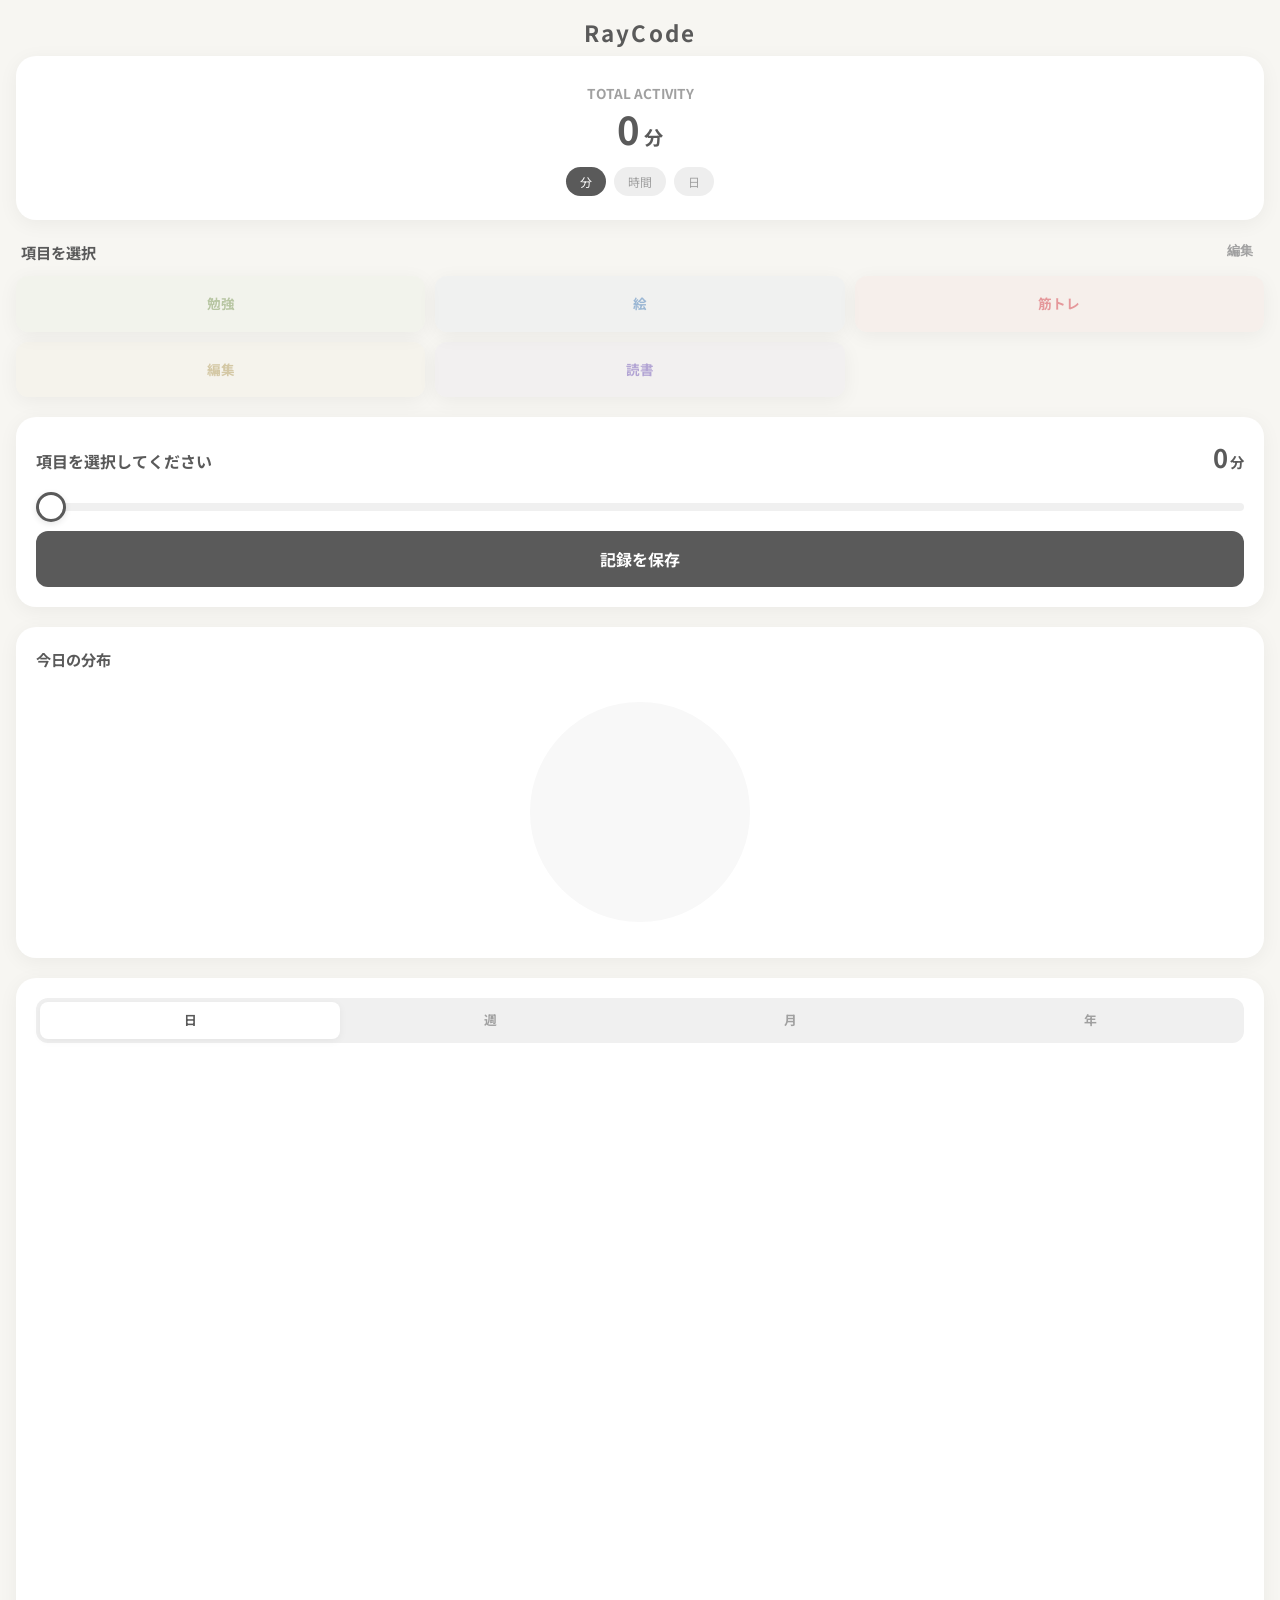
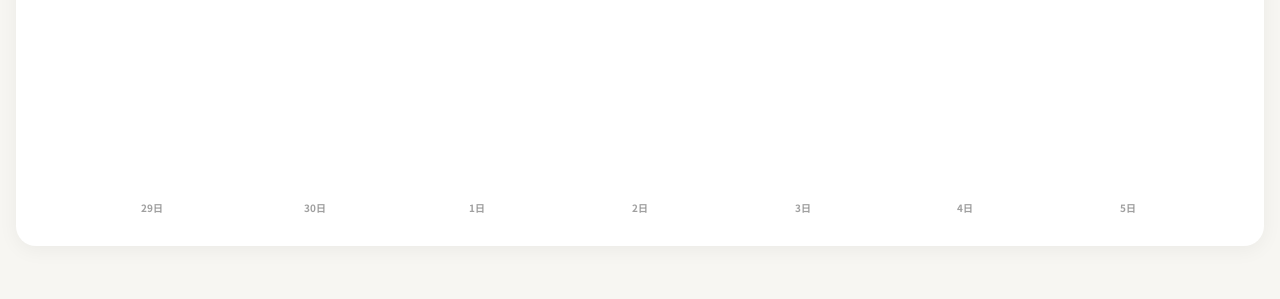
<file: index.html>
<!DOCTYPE html>
<html lang="ja">
<head>
    <meta charset="UTF-8">
    <meta name="viewport" content="width=device-width, initial-scale=1.0, maximum-scale=1.0, user-scalable=no">
    <title>活動記録ダッシュボード レイコード</title>
    <link rel="preconnect" href="https://fonts.googleapis.com">
    <link rel="preconnect" href="https://fonts.gstatic.com" crossorigin>
    <link href="https://fonts.googleapis.com/css2?family=Noto+Sans+JP:wght@400;700&display=swap" rel="stylesheet">
    
    <style>
        /* ==========================================
           【デザイン設定】
        ========================================== */
        :root {
            --bg-base: #f7f6f2;          /* 優しいベージュ */
            --card-white: #ffffff;
            --text-main: #5a5a5a;
            --text-sub: #a0a0a0;
            --accent-soft: #b8c6a3;      /* セージグリーン */
            --radius-lg: 20px;
            --radius-md: 12px;
            --shadow: 0 4px 20px rgba(0,0,0,0.05);
        }

        body {
            font-family: 'Noto Sans JP', sans-serif;
            background-color: var(--bg-base);
            color: var(--text-main);
            margin: 0;
            padding: env(safe-area-inset-top) 16px 40px;
            line-height: 1.6;
            user-select: none;
            -webkit-tap-highlight-color: transparent;
        }

        /* ヘッダー・タイトル */
        .app-title {
            text-align: center;
            font-size: 1.4rem;
            font-weight: 700;
            margin: 15px 0 5px;
            color: var(--text-main);
            letter-spacing: 0.1em;
        }

        .total-card {
            background: var(--card-white);
            border-radius: var(--radius-lg);
            padding: 24px 20px;
            text-align: center;
            box-shadow: var(--shadow);
            margin-bottom: 20px;
        }
        
        .total-value { 
            font-size: 2.4rem; 
            font-weight: 700; 
            color: var(--text-main); 
            display: block;
            line-height: 1.2;
        }

        .unit-toggle {
            display: flex; justify-content: center; gap: 8px; margin-top: 15px;
        }
        .unit-btn {
            background: #eee; border: none; padding: 6px 14px; border-radius: 20px;
            font-size: 0.75rem; color: var(--text-sub); cursor: pointer;
            font-family: inherit; transition: 0.2s;
        }
        .unit-btn.active { background: var(--text-main); color: #fff; }

        /* 項目選択グリッド */
        .item-grid {
            display: grid; grid-template-columns: repeat(3, 1fr); gap: 10px; margin-bottom: 20px;
        }
        .item-tile {
            background: var(--card-white); border-radius: var(--radius-md); padding: 15px 5px;
            text-align: center; font-size: 0.85rem; font-weight: 700; border: 2px solid transparent;
            transition: all 0.2s; box-shadow: var(--shadow);
        }
        .item-tile.active { transform: scale(0.96); }

        .card {
            background: var(--card-white); border-radius: var(--radius-lg); padding: 20px;
            margin-bottom: 20px; box-shadow: var(--shadow);
        }

        /* 操作パネル */
        .slider-header { display: flex; justify-content: space-between; align-items: baseline; margin-bottom: 5px; }
        #target-label { font-weight: 700; color: var(--text-main); }
        #range-val { font-size: 1.6rem; font-weight: 700; }

        input[type=range] {
            -webkit-appearance: none; width: 100%; background: transparent; margin: 20px 0;
        }
        input[type=range]::-webkit-slider-runnable-track {
            height: 8px; background: #f0f0f0; border-radius: 4px;
        }
        input[type=range]::-webkit-slider-thumb {
            -webkit-appearance: none; height: 30px; width: 30px; border-radius: 50%;
            background: #fff; border: 3px solid var(--text-main); margin-top: -11px;
            box-shadow: 0 2px 6px rgba(0,0,0,0.1);
        }

        .save-btn {
            width: 100%; padding: 16px; border-radius: var(--radius-md); border: none;
            background: var(--text-main); color: white; font-size: 1rem; font-weight: 700;
            font-family: inherit; cursor: pointer;
        }

        /* 統計タブ */
        .tab-box {
            display: flex; background: #f0f0f0; border-radius: 12px; padding: 4px; margin-bottom: 15px;
        }
        .tab {
            flex: 1; text-align: center; padding: 8px; border-radius: 8px;
            font-size: 0.8rem; font-weight: 700; color: var(--text-sub); cursor: pointer;
        }
        .tab.active { background: #fff; color: var(--text-main); box-shadow: 0 2px 8px rgba(0,0,0,0.05); }

        canvas { width: 100%; height: auto; }

        /* モーダル */
        #modal {
            display: none; position: fixed; inset: 0; background: rgba(0,0,0,0.3);
            backdrop-filter: blur(6px); z-index: 1000; padding: 20px;
        }
        .modal-body {
            background: #fff; padding: 24px; border-radius: var(--radius-lg); max-height: 85vh; overflow-y: auto;
            box-shadow: 0 10px 40px rgba(0,0,0,0.2);
        }
        .modal-header { display: flex; justify-content: space-between; align-items: center; margin-bottom: 20px; }
        .item-row { display: flex; justify-content: space-between; padding: 12px 0; border-bottom: 1px solid #f0f0f0; }
    </style>
</head>
<body>

    <div class="app-title">RayCode</div>

    <div class="header">
        <div class="total-card">
            <span style="font-size: 0.85rem; color: var(--text-sub); font-weight: 700;">TOTAL ACTIVITY</span>
            <span class="total-value" id="display-total">0</span>
            <div class="unit-toggle">
                <button class="unit-btn active" onclick="setUnit('min', this)">分</button>
                <button class="unit-btn" onclick="setUnit('hour', this)">時間</button>
                <button class="unit-btn" onclick="setUnit('day', this)">日</button>
            </div>
        </div>
    </div>

    <div style="display: flex; justify-content: space-between; align-items: center; margin: 0 5px 12px;">
        <span style="font-weight: 700; font-size: 0.95rem;">項目を選択</span>
        <button onclick="toggleModal(true)" style="background:none; border:none; color:var(--text-sub); font-size: 0.8rem; font-weight: 700;">編集</button>
    </div>

    <div class="item-grid" id="item-grid"></div>

    <div class="card">
        <div class="slider-header">
            <span id="target-label">項目を選択してください</span>
            <span id="range-val">0<small style="font-size: 0.9rem; margin-left:2px;">分</small></span>
        </div>
        <input type="range" id="slider" min="0" max="180" step="5" value="0" oninput="onSliderChange()">
        <button class="save-btn" onclick="saveData()">記録を保存</button>
    </div>

    <div class="card">
        <span style="font-weight: 700; display: block; margin-bottom: 20px; font-size: 0.95rem;">今日の分布</span>
        <div style="aspect-ratio: 1/1; max-width: 240px; margin: 0 auto;">
            <canvas id="donutChart"></canvas>
        </div>
    </div>

    <div class="card">
        <div class="tab-box">
            <div class="tab active" onclick="switchTab('day', this)">日</div>
            <div class="tab" onclick="switchTab('week', this)">週</div>
            <div class="tab" onclick="switchTab('month', this)">月</div>
            <div class="tab" onclick="switchTab('year', this)">年</div>
        </div>
        <div style="aspect-ratio: 1.6/1;">
            <canvas id="barChart"></canvas>
        </div>
    </div>

    <div id="modal">
        <div class="modal-body">
            <div class="modal-header">
                <h3 style="margin:0">項目設定</h3>
                <button onclick="toggleModal(false)" style="background:none; border:none; font-size:1.2rem; color:var(--text-sub);">✕</button>
            </div>
            <div style="display:flex; gap:10px; margin-bottom:20px;">
                <input type="text" id="new-item-input" placeholder="新しい項目名" style="flex:1; padding:12px; border:1px solid #ddd; border-radius:10px; font-family:inherit;">
                <button onclick="addItem()" style="background:var(--accent-soft); color:#fff; border:none; padding:0 20px; border-radius:10px; font-weight:700;">追加</button>
            </div>
            <div id="edit-list"></div>
        </div>
    </div>

    <script>
        // ==========================================
        // 【システム設定】
        // ==========================================
        const SETTINGS = {
            storageKey: "raycode_v1_records",
            itemKey: "raycode_v1_items",
            defaultItems: ["勉強", "絵", "筋トレ", "編集", "読書"],
            // パステルパレット
            colors: ["#b8c6a3", "#9bb7d4", "#e5989b", "#d4c8a5", "#b3a5d4", "#f5cac3", "#82c1cf", "#e9edc9"]
        };

        let state = {
            items: [],
            records: {}, 
            selectedItem: null,
            totalUnit: 'min',
            currentTab: 'day'
        };

        // ==========================================
        // 【コア・ロジック】
        // ==========================================
        function init() {
            const savedItems = localStorage.getItem(SETTINGS.itemKey);
            state.items = savedItems ? JSON.parse(savedItems) : [...SETTINGS.defaultItems];
            const savedRecords = localStorage.getItem(SETTINGS.storageKey);
            state.records = savedRecords ? JSON.parse(savedRecords) : {};

            renderItemGrid();
            refreshCharts();
            updateTotalDisplay();
        }

        function saveData() {
            if (!state.selectedItem) return alert("項目を選択してください");
            const min = parseInt(document.getElementById('slider').value);
            if (min === 0) return;

            const today = new Date().toLocaleDateString('en-CA');
            if (!state.records[today]) state.records[today] = {};
            state.records[today][state.selectedItem] = (state.records[today][state.selectedItem] || 0) + min;

            localStorage.setItem(SETTINGS.storageKey, JSON.stringify(state.records));
            
            document.getElementById('slider').value = 0;
            onSliderChange();
            refreshCharts();
            updateTotalDisplay();
        }

        // ==========================================
        // 【表示・計算】
        // ==========================================
        function setUnit(unit, el) {
            state.totalUnit = unit;
            document.querySelectorAll('.unit-btn').forEach(b => b.classList.remove('active'));
            el.classList.add('active');
            updateTotalDisplay();
        }

        function updateTotalDisplay() {
            let totalMin = 0;
            Object.values(state.records).forEach(day => {
                Object.values(day).forEach(m => totalMin += m);
            });

            const valEl = document.getElementById('display-total');
            if (state.totalUnit === 'min') {
                valEl.innerHTML = `${totalMin.toLocaleString()}<small style="font-size:1.2rem; margin-left:4px">分</small>`;
            } else if (state.totalUnit === 'hour') {
                const h = Math.floor(totalMin / 60);
                const m = totalMin % 60;
                valEl.innerHTML = `${h}<small style="font-size:1.2rem">時間</small>${m}<small style="font-size:1.2rem">分</small>`;
            } else {
                const d = (totalMin / 1440).toFixed(1);
                valEl.innerHTML = `${d}<small style="font-size:1.2rem">日</small>`;
            }
        }

        // ==========================================
        // 【UI描画】
        // ==========================================
        function renderItemGrid() {
            const container = document.getElementById('item-grid');
            container.innerHTML = state.items.map((name, i) => {
                const color = SETTINGS.colors[i % SETTINGS.colors.length];
                return `<div class="item-tile" id="tile-${name}" onclick="selectItem('${name}')" 
                        style="background: ${color}15; color: ${color};">${name}</div>`;
            }).join('');
            if (state.selectedItem) selectItem(state.selectedItem);
        }

        function selectItem(name) {
            state.selectedItem = name;
            document.getElementById('target-label').innerText = name;
            document.querySelectorAll('.item-tile').forEach(t => {
                t.classList.remove('active');
                t.style.borderColor = 'transparent';
                t.style.boxShadow = 'var(--shadow)';
            });
            const activeTile = document.getElementById(`tile-${name}`);
            if(activeTile) {
                const color = SETTINGS.colors[state.items.indexOf(name) % SETTINGS.colors.length];
                activeTile.classList.add('active');
                activeTile.style.borderColor = color;
                activeTile.style.boxShadow = `0 4px 15px ${color}33`;
                activeTile.style.background = `${color}25`;
            }
        }

        function onSliderChange() {
            const val = document.getElementById('slider').value;
            document.getElementById('range-val').innerHTML = `${val}<small style="font-size: 0.9rem; margin-left:2px;">分</small>`;
        }

        // ==========================================
        // 【グラフ: Canvas】
        // ==========================================
        function refreshCharts() { drawDonut(); drawBar(); }

        function drawDonut() {
            const canvas = document.getElementById('donutChart');
            const ctx = canvas.getContext('2d');
            const dpr = window.devicePixelRatio || 1;
            const size = canvas.parentElement.clientWidth;
            canvas.width = size * dpr; canvas.height = size * dpr;
            ctx.scale(dpr, dpr);

            const today = new Date().toLocaleDateString('en-CA');
            const data = state.records[today] || {};
            const entries = Object.entries(data);
            const total = entries.reduce((s, [k, v]) => s + v, 0);

            ctx.clearRect(0,0,size,size);
            const cx = size/2, cy = size/2, r = size/2 - 10;

            if (total === 0) {
                ctx.beginPath(); ctx.arc(cx, cy, r, 0, Math.PI*2);
                ctx.fillStyle = "#f8f8f8"; ctx.fill();
                return;
            }

            let start = -Math.PI/2;
            entries.forEach(([name, val]) => {
                const slice = (val / total) * Math.PI * 2;
                const idx = state.items.indexOf(name);
                ctx.fillStyle = SETTINGS.colors[idx % SETTINGS.colors.length] || "#ddd";
                ctx.beginPath(); ctx.moveTo(cx, cy); ctx.arc(cx, cy, r, start, start + slice); ctx.fill();
                start += slice;
            });
            ctx.beginPath(); ctx.arc(cx, cy, r*0.65, 0, Math.PI*2); ctx.fillStyle = "#fff"; ctx.fill();
        }

        function drawBar() {
            const canvas = document.getElementById('barChart');
            const ctx = canvas.getContext('2d');
            const dpr = window.devicePixelRatio || 1;
            const w = canvas.parentElement.clientWidth;
            const h = canvas.parentElement.clientHeight;
            canvas.width = w * dpr; canvas.height = h * dpr;
            ctx.scale(dpr, dpr);

            const stats = getChartData();
            const max = Math.max(...stats.values, 60);
            const padX = 35, padY = 25;
            const graphW = w - padX * 2;
            const graphH = h - padY * 2;
            const step = graphW / stats.values.length;

            ctx.clearRect(0,0,w,h);
            stats.values.forEach((v, i) => {
                const barW = step * 0.6;
                const x = padX + i * step + (step - barW)/2;
                const barH = (v / max) * graphH;
                
                ctx.fillStyle = "#d0d0d0";
                if(ctx.roundRect) ctx.roundRect(x, h-padY-barH, barW, barH, 6);
                else ctx.fillRect(x, h-padY-barH, barW, barH);
                ctx.fill();

                ctx.fillStyle = varColor('--text-sub');
                ctx.font = "bold 10px 'Noto Sans JP'";
                ctx.textAlign = "center";
                ctx.fillText(stats.labels[i], x + barW/2, h - 8);
                if(v > 0) ctx.fillText(v, x + barW/2, h - padY - barH - 6);
            });
        }

        function getChartData() {
            const labels = []; const values = []; const now = new Date();
            if (state.currentTab === 'day') {
                for (let i = 6; i >= 0; i--) {
                    const d = new Date(); d.setDate(now.getDate() - i);
                    labels.push(`${d.getDate()}日`);
                    values.push(Object.values(state.records[d.toLocaleDateString('en-CA')] || {}).reduce((a,b)=>a+b,0));
                }
            } else if (state.currentTab === 'week') {
                for (let i = 3; i >= 0; i--) {
                    labels.push(i === 0 ? "今週" : `${i}週前`);
                    let v = 0; // 簡易：直近28日を4分割
                    for(let j=0; j<7; j++) {
                        const d = new Date(); d.setDate(now.getDate() - (i*7 + j));
                        v += Object.values(state.records[d.toLocaleDateString('en-CA')] || {}).reduce((a,b)=>a+b,0);
                    }
                    values.push(v);
                }
            } else if (state.currentTab === 'month') {
                for (let i = 5; i >= 0; i--) {
                    const d = new Date(now.getFullYear(), now.getMonth() - i, 1);
                    labels.push(`${d.getMonth()+1}月`);
                    let v = 0;
                    Object.keys(state.records).forEach(k => {
                        const rd = new Date(k);
                        if(rd.getMonth() === d.getMonth() && rd.getFullYear() === d.getFullYear()) v += Object.values(state.records[k]).reduce((a,b)=>a+b,0);
                    });
                    values.push(v);
                }
            } else {
                const year = now.getFullYear();
                for (let i = 2; i >= 0; i--) {
                    labels.push(`${year-i}年`);
                    let v = 0;
                    Object.keys(state.records).forEach(k => { if(k.startsWith(year-i)) v += Object.values(state.records[k]).reduce((a,b)=>a+b,0); });
                    values.push(v);
                }
            }
            return { labels, values };
        }

        function switchTab(type, el) {
            state.currentTab = type;
            document.querySelectorAll('.tab').forEach(t => t.classList.remove('active'));
            el.classList.add('active');
            drawBar();
        }

        // ==========================================
        // 【その他ユーティリティ】
        // ==========================================
        function toggleModal(s) { document.getElementById('modal').style.display = s ? 'block' : 'none'; if(s) renderEditList(); }
        function varColor(name) { return getComputedStyle(document.documentElement).getPropertyValue(name).trim(); }

        function renderEditList() {
            const container = document.getElementById('edit-list');
            container.innerHTML = state.items.map((name, i) => `
                <div class="item-row">
                    <span>${name}</span>
                    <button onclick="deleteItem(${i})" style="color:#e5989b; border:none; background:none; font-weight:700;">削除</button>
                </div>
            `).join('');
        }

        function addItem() {
            const input = document.getElementById('new-item-input');
            const val = input.value.trim();
            if(val && !state.items.includes(val)){
                state.items.push(val);
                input.value = "";
                localStorage.setItem(SETTINGS.itemKey, JSON.stringify(state.items));
                renderItemGrid(); renderEditList();
            }
        }

        function deleteItem(i) {
            if(confirm("この項目を一覧から削除しますか？（過去の記録は保持されます）")) {
                state.items.splice(i, 1);
                localStorage.setItem(SETTINGS.itemKey, JSON.stringify(state.items));
                renderItemGrid(); renderEditList();
            }
        }

        window.addEventListener('resize', refreshCharts);
        init();
    </script>
</body>
</html>
</file>
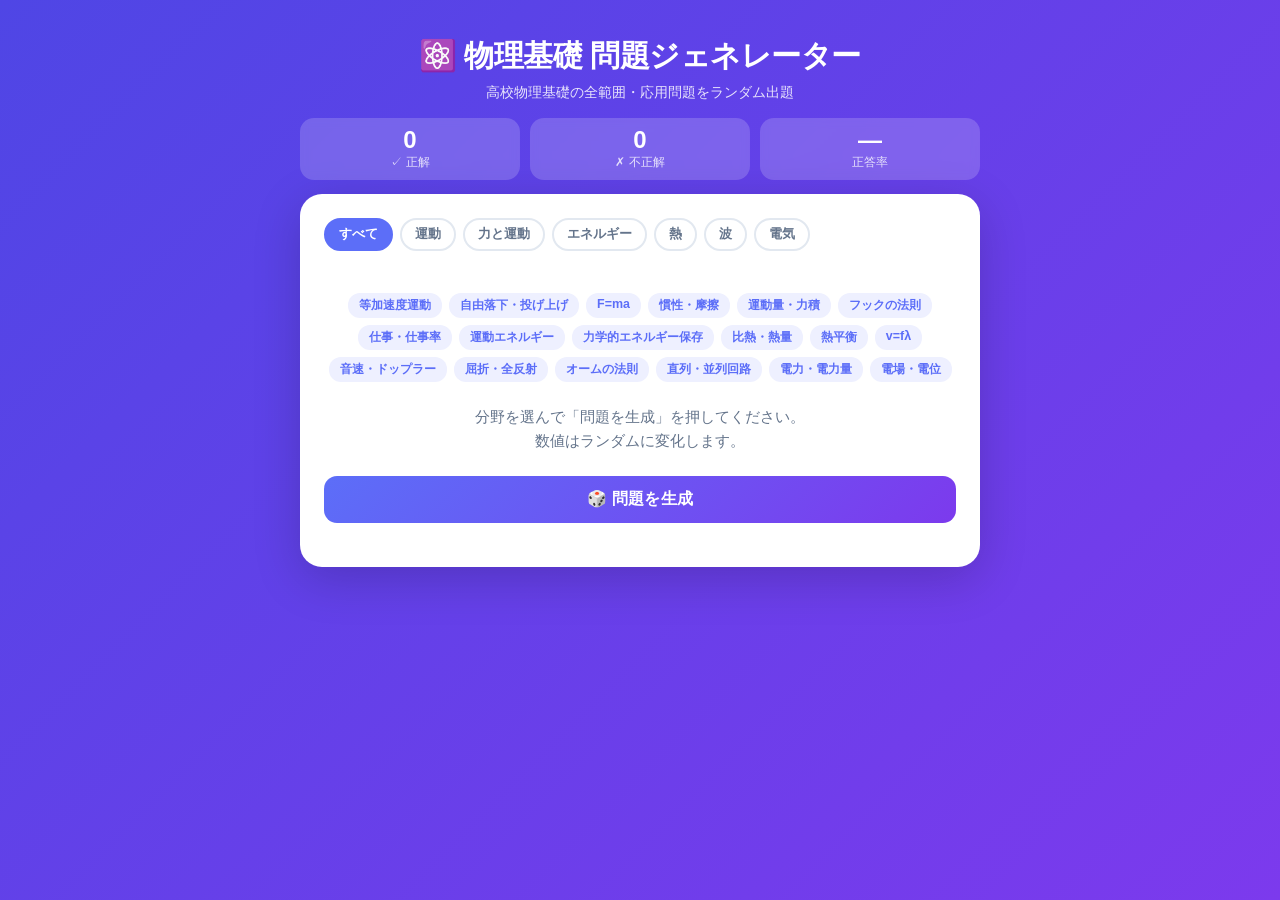
<file: butsuri/index.html>
<!DOCTYPE html>
<html lang="ja">
<head>
<meta charset="UTF-8">
<meta name="viewport" content="width=device-width, initial-scale=1.0">
<title>物理基礎 問題ジェネレーター</title>
<style>
*{box-sizing:border-box;margin:0;padding:0;}
:root{
  --primary:#5c6ef8;--primary-dark:#4455e0;--primary-light:#eef0ff;
  --success:#22c55e;--error:#ef4444;--warn:#f59e0b;
  --text:#1e293b;--sub:#64748b;--border:#e2e8f0;--bg:#f1f5f9;
}
body{font-family:'Hiragino Sans','Meiryo','Yu Gothic',sans-serif;background:linear-gradient(135deg,#4f46e5 0%,#7c3aed 100%);min-height:100vh;padding:16px;}
.wrap{max-width:680px;margin:0 auto;}

/* Header */
.hd{text-align:center;color:#fff;padding:20px 0 16px;}
.hd h1{font-size:clamp(1.3rem,4vw,1.9rem);font-weight:800;letter-spacing:-.5px;margin-bottom:6px;}
.hd p{font-size:.88rem;opacity:.85;}

/* Score bar */
.score{display:flex;gap:10px;margin-bottom:14px;}
.score-item{flex:1;background:rgba(255,255,255,.18);border-radius:14px;padding:10px 8px;text-align:center;color:#fff;backdrop-filter:blur(4px);}
.score-item .val{font-size:1.5rem;font-weight:800;display:block;line-height:1;}
.score-item .lbl{font-size:.72rem;opacity:.8;margin-top:3px;}

/* Main card */
.card{background:#fff;border-radius:22px;padding:24px;box-shadow:0 12px 48px rgba(0,0,0,.18);margin-bottom:14px;}

/* Category filter */
.cats{display:flex;flex-wrap:wrap;gap:7px;margin-bottom:22px;}
.cat-btn{padding:6px 13px;border:2px solid var(--border);border-radius:20px;background:#fff;color:var(--sub);cursor:pointer;font-size:.8rem;font-weight:700;transition:all .18s;white-space:nowrap;}
.cat-btn:hover{border-color:var(--primary);color:var(--primary);}
.cat-btn.active{background:var(--primary);border-color:var(--primary);color:#fff;}

/* Start screen */
.start{text-align:center;padding:20px 0;}
.start p{color:var(--sub);margin-bottom:22px;font-size:.93rem;line-height:1.6;}
.start-topics{display:flex;flex-wrap:wrap;gap:7px;justify-content:center;margin-bottom:24px;}
.topic-tag{background:var(--primary-light);color:var(--primary);padding:4px 11px;border-radius:12px;font-size:.78rem;font-weight:600;}

/* Question area */
.q-area{display:none;}
.q-area.on{display:block;}

.q-head{display:flex;justify-content:space-between;align-items:center;margin-bottom:14px;}
.q-cat{padding:4px 13px;border-radius:20px;font-size:.75rem;font-weight:800;letter-spacing:.3px;}
.cat-運動{background:#dbeafe;color:#1d4ed8;}
.cat-力と運動{background:#fce7f3;color:#9d174d;}
.cat-エネルギー{background:#dcfce7;color:#15803d;}
.cat-熱{background:#fff7ed;color:#c2410c;}
.cat-波{background:#ede9fe;color:#6d28d9;}
.cat-電気{background:#fef9c3;color:#854d0e;}
.q-num{font-size:.8rem;color:var(--sub);font-weight:600;}

.q-text{font-size:1rem;line-height:1.75;color:var(--text);margin-bottom:16px;}
.q-text p{margin-bottom:6px;}

.formula{background:var(--primary-light);border-left:4px solid var(--primary);padding:10px 15px;border-radius:0 10px 10px 0;margin:12px 0;font-size:1.05rem;color:var(--primary-dark);font-family:'Courier New',monospace;font-weight:600;}

/* Options */
.opts{list-style:none;display:flex;flex-direction:column;gap:9px;margin-bottom:18px;}
.opt{display:flex;align-items:center;gap:11px;padding:12px 15px;border:2px solid var(--border);border-radius:13px;cursor:pointer;transition:all .17s;font-size:.93rem;line-height:1.5;color:var(--text);}
.opt:hover{border-color:var(--primary);background:var(--primary-light);}
.opt.sel{border-color:var(--primary);background:var(--primary-light);}
.opt.ok{border-color:var(--success);background:#f0fdf4;}
.opt.ng{border-color:var(--error);background:#fef2f2;}
.opt-lbl{width:26px;height:26px;border-radius:50%;background:var(--border);display:flex;align-items:center;justify-content:center;font-weight:800;font-size:.78rem;flex-shrink:0;transition:all .17s;}
.sel .opt-lbl{background:var(--primary);color:#fff;}
.ok .opt-lbl{background:var(--success);color:#fff;}
.ng .opt-lbl{background:var(--error);color:#fff;}

/* Calc input */
.calc-wrap{margin-bottom:18px;}
.calc-lbl{font-size:.85rem;color:var(--sub);font-weight:600;margin-bottom:7px;display:block;}
.calc-row{display:flex;gap:9px;}
.calc-input{flex:1;padding:11px 14px;border:2px solid var(--border);border-radius:12px;font-size:1rem;outline:none;transition:border-color .2s;}
.calc-input:focus{border-color:var(--primary);}
.calc-unit{padding:11px 14px;background:var(--bg);border:2px solid var(--border);border-radius:12px;font-size:.88rem;color:var(--sub);font-weight:600;white-space:nowrap;}

/* Buttons */
.btn-main{width:100%;padding:13px;background:linear-gradient(135deg,var(--primary),#7c3aed);color:#fff;border:none;border-radius:13px;font-size:1rem;font-weight:800;cursor:pointer;transition:opacity .18s;letter-spacing:.3px;}
.btn-main:hover{opacity:.9;}
.btn-main:disabled{opacity:.5;cursor:not-allowed;}
.btn-next{width:100%;padding:13px;background:#fff;color:var(--primary);border:2.5px solid var(--primary);border-radius:13px;font-size:1rem;font-weight:800;cursor:pointer;transition:all .18s;letter-spacing:.3px;}
.btn-next:hover{background:var(--primary-light);}

/* Result */
.result{display:none;margin-top:18px;padding-top:18px;border-top:2px solid var(--border);}
.result.on{display:block;}
.result-badge{text-align:center;font-size:1.35rem;font-weight:900;padding:13px;border-radius:13px;margin-bottom:14px;}
.result-badge.ok{color:var(--success);background:#f0fdf4;}
.result-badge.ng{color:var(--error);background:#fef2f2;}

.expl{background:#f8faff;border-radius:13px;padding:16px;margin-bottom:16px;}
.expl-title{font-size:.82rem;color:var(--primary);font-weight:800;margin-bottom:9px;display:flex;align-items:center;gap:5px;}
.expl-body{font-size:.9rem;line-height:1.75;color:var(--text);}
.expl-body .step{background:#fff;border:1px solid var(--border);border-radius:8px;padding:8px 12px;margin-top:8px;font-family:'Courier New',monospace;font-size:.88rem;}

@media(max-width:480px){
  body{padding:10px;}
  .card{padding:18px;}
  .q-text{font-size:.95rem;}
  .opt{font-size:.88rem;}
}
</style>
</head>
<body>
<div class="wrap">
  <div class="hd">
    <h1>⚛️ 物理基礎 問題ジェネレーター</h1>
    <p>高校物理基礎の全範囲・応用問題をランダム出題</p>
  </div>

  <div class="score">
    <div class="score-item"><span class="val" id="s-cor">0</span><div class="lbl">✓ 正解</div></div>
    <div class="score-item"><span class="val" id="s-inc">0</span><div class="lbl">✗ 不正解</div></div>
    <div class="score-item"><span class="val" id="s-acc">—</span><div class="lbl">正答率</div></div>
  </div>

  <div class="card">
    <div class="cats" id="cats">
      <button class="cat-btn active" data-cat="all">すべて</button>
      <button class="cat-btn" data-cat="運動">運動</button>
      <button class="cat-btn" data-cat="力と運動">力と運動</button>
      <button class="cat-btn" data-cat="エネルギー">エネルギー</button>
      <button class="cat-btn" data-cat="熱">熱</button>
      <button class="cat-btn" data-cat="波">波</button>
      <button class="cat-btn" data-cat="電気">電気</button>
    </div>

    <!-- Start -->
    <div class="start" id="start-area">
      <div class="start-topics">
        <span class="topic-tag">等加速度運動</span><span class="topic-tag">自由落下・投げ上げ</span>
        <span class="topic-tag">F=ma</span><span class="topic-tag">慣性・摩擦</span>
        <span class="topic-tag">運動量・力積</span><span class="topic-tag">フックの法則</span>
        <span class="topic-tag">仕事・仕事率</span><span class="topic-tag">運動エネルギー</span>
        <span class="topic-tag">力学的エネルギー保存</span><span class="topic-tag">比熱・熱量</span>
        <span class="topic-tag">熱平衡</span><span class="topic-tag">v=fλ</span>
        <span class="topic-tag">音速・ドップラー</span><span class="topic-tag">屈折・全反射</span>
        <span class="topic-tag">オームの法則</span><span class="topic-tag">直列・並列回路</span>
        <span class="topic-tag">電力・電力量</span><span class="topic-tag">電場・電位</span>
      </div>
      <p>分野を選んで「問題を生成」を押してください。<br>数値はランダムに変化します。</p>
      <button class="btn-main" onclick="gen()">🎲 問題を生成</button>
    </div>

    <!-- Question -->
    <div class="q-area" id="q-area">
      <div class="q-head">
        <span class="q-cat" id="q-cat-badge"></span>
        <span class="q-num" id="q-num"></span>
      </div>
      <div class="q-text" id="q-text"></div>
      <div id="ans-area"></div>
      <button class="btn-main" id="sub-btn" onclick="submit()">✔ 答え合わせ</button>
      <div class="result" id="result">
        <div class="result-badge" id="r-badge"></div>
        <div class="expl" id="expl"></div>
        <button class="btn-next" onclick="gen()">次の問題へ →</button>
      </div>
    </div>
  </div>
</div>

<script>
// ─── Utilities ───────────────────────────────────────────────────────────────
const ri=(a,b)=>Math.floor(Math.random()*(b-a+1))+a;
const rf=(a,b,d=1)=>parseFloat((Math.random()*(b-a)+a).toFixed(d));
const sh=a=>{const r=[...a];for(let i=r.length-1;i>0;i--){const j=ri(0,i);[r[i],r[j]]=[r[j],r[i]];}return r;};
const nice=(v,d=2)=>parseFloat(v.toFixed(d));

// ─── State ───────────────────────────────────────────────────────────────────
let cur=null,qCount=0,cor=0,inc=0,answered=false,selIdx=-1,shuffOpts=[];
let selCat='all';

// ─── Problem Generators ──────────────────────────────────────────────────────
const GEN=[

  // ════════════ 運動 ════════════
  {cat:'運動',fn(){
    const v0=ri(0,20),a=ri(1,10),t=ri(1,8),v=v0+a*t;
    return{type:'calc',q:`初速度 <b>${v0} m/s</b> で動いている物体が、一定の加速度 <b>${a} m/s²</b> で <b>${t} 秒</b> 間加速した。このときの速度は何 m/s か。`,
    fm:'v = v₀ + at',unit:'m/s',ans:v,tol:0,
    ex:`<b>等加速度直線運動の速度公式</b>を使います。<div class="step">v = v₀ + at = ${v0} + ${a} × ${t} = <b>${v} m/s</b></div>`};
  }},
  {cat:'運動',fn(){
    const v0=ri(0,8),a=ri(1,5),t=ri(1,6),x=v0*t+0.5*a*t*t;
    return{type:'calc',q:`初速度 <b>${v0} m/s</b>、加速度 <b>${a} m/s²</b> で <b>${t} 秒</b> 間動いた物体の移動距離は何 m か。`,
    fm:'x = v₀t + ½at²',unit:'m',ans:x,tol:0,
    ex:`<div class="step">x = v₀t + ½at² = ${v0}×${t} + ½×${a}×${t}² = ${v0*t} + ${0.5*a*t*t} = <b>${x} m</b></div>`};
  }},
  {cat:'運動',fn(){
    const h=ri(5,80),g=10,v=nice(Math.sqrt(2*g*h));
    return{type:'calc',q:`高さ <b>${h} m</b> から静かに落とした物体が地面に達したときの速さは何 m/s か。（g = 10 m/s²）`,
    fm:'v² = 2gh',unit:'m/s',ans:v,tol:0.1,
    ex:`<b>自由落下</b>：地面での速度を v、高さを h とすると<div class="step">v² = 2gh = 2×10×${h} = ${2*g*h}<br>v = √${2*g*h} ≈ <b>${v} m/s</b></div>`};
  }},
  {cat:'運動',fn(){
    const v0=ri(10,40),g=10,H=v0*v0/(2*g);
    return{type:'calc',q:`真上に初速度 <b>${v0} m/s</b> で投げ上げた物体の最高点の高さは何 m か。（g = 10 m/s²）`,
    fm:'H = v₀² / (2g)',unit:'m',ans:H,tol:0,
    ex:`最高点では速度＝0。力学的エネルギー保存または公式より<div class="step">H = v₀²/(2g) = ${v0}²/(2×10) = ${v0*v0}/20 = <b>${H} m</b></div>`};
  }},
  {cat:'運動',fn(){
    const v0=ri(0,10),a=ri(2,8),x=ri(5,25),v2=v0*v0+2*a*x,v=nice(Math.sqrt(v2));
    return{type:'calc',q:`初速度 <b>${v0} m/s</b>、加速度 <b>${a} m/s²</b> で <b>${x} m</b> 進んだ物体の速度は何 m/s か（小数第2位まで）。`,
    fm:'v² = v₀² + 2ax',unit:'m/s',ans:v,tol:0.05,
    ex:`<div class="step">v² = v₀² + 2ax = ${v0}² + 2×${a}×${x} = ${v0*v0} + ${2*a*x} = ${v2}<br>v = √${v2} ≈ <b>${v} m/s</b></div>`};
  }},
  {cat:'運動',fn(){
    const r=rf(1,15,1),v=ri(2,20),a=nice(v*v/r);
    return{type:'calc',q:`半径 <b>${r} m</b> の円周上を速さ <b>${v} m/s</b> で等速円運動している。向心加速度は何 m/s² か（小数第2位まで）。`,
    fm:'a = v²/r',unit:'m/s²',ans:a,tol:0.05,
    ex:`等速円運動では速度の大きさが一定でも、向きが変わるため加速度が生じます。<div class="step">a = v²/r = ${v}²/${r} = ${v*v}/${r} ≈ <b>${a} m/s²</b></div>この加速度は常に円の中心向きです。`};
  }},
  {cat:'運動',fn(){
    const opts=['等速円運動では速度の大きさは一定だが、向きが変化するため加速度は 0 でない','等速円運動では速度も加速度もともに一定である','等速円運動の向心力は円の接線方向を向く','等速円運動では合力はつねに 0 である'];
    return{type:'choice',q:`等速円運動に関する記述として正しいものはどれか。`,opts,ans:opts[0],
    ex:`等速円運動では<br>・速さは一定だが<b>速度の向きが変化</b>する<br>・したがって<b>加速度は 0 ではない</b>（向心加速度が存在）<br>・向心力は<b>円の中心方向</b>（求心方向）を向く<br>・合力（向心力）≠ 0`};
  }},

  // ════════════ 力と運動 ════════════
  {cat:'力と運動',fn(){
    const m=ri(1,20),a=rf(1,12,1),F=nice(m*a,1);
    return{type:'calc',q:`質量 <b>${m} kg</b> の物体に加速度 <b>${a} m/s²</b> を生じさせるのに必要な合力は何 N か。`,
    fm:'F = ma',unit:'N',ans:F,tol:0.05,
    ex:`<b>運動方程式</b>より<div class="step">F = ma = ${m} × ${a} = <b>${F} N</b></div>`};
  }},
  {cat:'力と運動',fn(){
    const m=ri(1,20),a=ri(1,10),F=m*a;
    return{type:'calc',q:`${F} N の合力を加えたとき ${a} m/s² の加速度が生じた。この物体の質量は何 kg か。`,
    fm:'m = F/a',unit:'kg',ans:m,tol:0,
    ex:`F = ma より<div class="step">m = F/a = ${F}/${a} = <b>${m} kg</b></div>`};
  }},
  {cat:'力と運動',fn(){
    const mu_list=[0.1,0.2,0.3,0.4,0.5];
    const mu=mu_list[ri(0,4)],m=ri(2,20),g=10,f=nice(mu*m*g,1);
    return{type:'calc',q:`質量 <b>${m} kg</b> の物体が水平面上にある。動摩擦係数 <b>μ′ = ${mu}</b>、g = 10 m/s² のとき、物体にはたらく動摩擦力は何 N か。`,
    fm:"f' = μ'N = μ'mg",unit:'N',ans:f,tol:0.05,
    ex:`水平面上では垂直抗力 N = mg<div class="step">f′ = μ′N = μ′mg = ${mu} × ${m} × 10 = <b>${f} N</b></div>動摩擦力は運動方向と逆向きにはたらきます。`};
  }},
  {cat:'力と運動',fn(){
    const k_list=[50,100,200,300,500,800];
    const k=k_list[ri(0,5)],x=rf(0.02,0.25,2),F=nice(k*x,1);
    return{type:'calc',q:`ばね定数 <b>${k} N/m</b> のばねを自然長から <b>${x} m</b> 伸ばした。ばねの弾性力の大きさは何 N か。`,
    fm:'F = kx',unit:'N',ans:F,tol:0.05,
    ex:`<b>フックの法則</b>より<div class="step">F = kx = ${k} × ${x} = <b>${F} N</b></div>弾性力の向きは変形を元に戻す方向（伸ばせば縮む方向）です。`};
  }},
  {cat:'力と運動',fn(){
    const m=ri(1,15),v=ri(3,25),p=m*v;
    return{type:'calc',q:`質量 <b>${m} kg</b> の物体が <b>${v} m/s</b> で運動している。この物体の運動量の大きさは何 kg·m/s か。`,
    fm:'p = mv',unit:'kg·m/s',ans:p,tol:0,
    ex:`<div class="step">p = mv = ${m} × ${v} = <b>${p} kg·m/s</b></div>運動量はベクトル量です。向きは速度と同じ方向です。`};
  }},
  {cat:'力と運動',fn(){
    const m=ri(1,10),v0=ri(0,8),v=ri(v0+4,25),t=rf(0.5,5,1);
    const F=nice(m*(v-v0)/t,1);
    return{type:'calc',q:`質量 <b>${m} kg</b> の物体の速度が <b>${t} 秒</b> で <b>${v0} m/s</b> から <b>${v} m/s</b> に変化した。物体に加わった合力は何 N か（小数第1位まで）。`,
    fm:'Ft = Δp = m(v−v₀)',unit:'N',ans:F,tol:0.1,
    ex:`<b>力積と運動量変化の定理</b>より<div class="step">Ft = m(v−v₀)<br>F = m(v−v₀)/t = ${m}×(${v}−${v0})/${t} = ${m*(v-v0)}/${t} ≈ <b>${F} N</b></div>`};
  }},
  {cat:'力と運動',fn(){
    const opts=['作用・反作用の法則：2 物体間の力は大きさが等しく向きが反対','作用・反作用の法則：2 物体にはたらく力の合力は必ず 0 になる','力のつり合い：1 つの物体にはたらく 2 力は大きさが等しく同一線上で逆向き','作用・反作用の法則：同一物体にはたらく 2 力であり、常に打ち消し合う'];
    return{type:'choice',q:`ニュートンの第3法則（作用・反作用の法則）の正しい説明はどれか。`,opts,ans:opts[0],
    ex:`<b>作用・反作用</b>：A が B に力を加えるとき、B も A に等大・逆向きの力を加える。<br>・<b>異なる物体</b>にはたらく（打ち消し合わない）<br>・力のつり合いは<b>同一物体</b>にはたらく2力が等大逆向きで一直線上にある状態`};
  }},

  // ════════════ エネルギー ════════════
  {cat:'エネルギー',fn(){
    const m=ri(1,20),v=ri(2,25),K=0.5*m*v*v;
    return{type:'calc',q:`質量 <b>${m} kg</b> の物体が <b>${v} m/s</b> で運動している。運動エネルギーは何 J か。`,
    fm:'K = ½mv²',unit:'J',ans:K,tol:0,
    ex:`<div class="step">K = ½mv² = ½ × ${m} × ${v}² = ½ × ${m} × ${v*v} = <b>${K} J</b></div>`};
  }},
  {cat:'エネルギー',fn(){
    const m=ri(1,50),h=ri(2,100),U=m*10*h;
    return{type:'calc',q:`質量 <b>${m} kg</b> の物体が地面から高さ <b>${h} m</b> にある。重力による位置エネルギーは何 J か。（g = 10 m/s²）`,
    fm:'U = mgh',unit:'J',ans:U,tol:0,
    ex:`<div class="step">U = mgh = ${m} × 10 × ${h} = <b>${U} J</b></div>基準点（地面）からの高さで決まります。`};
  }},
  {cat:'エネルギー',fn(){
    const F=ri(20,400),d=ri(2,50),W=F*d;
    return{type:'calc',q:`${F} N の力を加えて物体を力の向きに <b>${d} m</b> 動かした。この力がした仕事は何 J か。`,
    fm:'W = Fd',unit:'J',ans:W,tol:0,
    ex:`<div class="step">W = Fd = ${F} × ${d} = <b>${W} J</b></div>力と変位が同方向のとき W は正です。`};
  }},
  {cat:'エネルギー',fn(){
    const pairs=[[30,30],[30,60],[45,45],[60,60]];
    const [theta,degList]=[[30,'√3/2 ≈ 0.866'],[60,'0.5']][ri(0,1)];
    const cosVal=theta===30?Math.sqrt(3)/2:0.5;
    const cosStr=theta===30?'cos30° = √3/2':'cos60° = 1/2';
    const F=ri(20,200),d=ri(3,30),W=nice(F*d*cosVal,0);
    return{type:'calc',q:`${F} N の力を水平から <b>${theta}°</b> の角度で加えながら水平に <b>${d} m</b> 引いた。力がした仕事は何 J か。（${cosStr}）`,
    fm:'W = Fd cosθ',unit:'J',ans:W,tol:1,
    ex:`<div class="step">W = Fd cosθ = ${F} × ${d} × cos${theta}° ≈ ${F} × ${d} × ${cosVal.toFixed(3)} ≈ <b>${W} J</b></div>`};
  }},
  {cat:'エネルギー',fn(){
    const m=ri(1,15),h=ri(5,50),g=10,v=nice(Math.sqrt(2*g*h));
    return{type:'calc',q:`摩擦のない斜面の高さ <b>${h} m</b> の点から質量 <b>${m} kg</b> の物体が静かに滑り出した。底面での速度は何 m/s か。（g = 10 m/s²）`,
    fm:'mgh = ½mv²',unit:'m/s',ans:v,tol:0.05,
    ex:`<b>力学的エネルギー保存の法則</b>より<div class="step">mgh = ½mv²（m は両辺で消える）<br>v = √(2gh) = √(2×10×${h}) = √${2*g*h} ≈ <b>${v} m/s</b></div>質量に依存しない点がポイントです。`};
  }},
  {cat:'エネルギー',fn(){
    const k=ri(100,600),x=rf(0.05,0.30,2),U=nice(0.5*k*x*x,3);
    return{type:'calc',q:`ばね定数 <b>${k} N/m</b> のばねを <b>${x} m</b> 縮めたとき、弾性ポテンシャルエネルギーは何 J か（小数第3位まで）。`,
    fm:'U = ½kx²',unit:'J',ans:U,tol:0.005,
    ex:`<div class="step">U = ½kx² = ½ × ${k} × ${x}² = ½ × ${k} × ${nice(x*x,4)} ≈ <b>${U} J</b></div>`};
  }},
  {cat:'エネルギー',fn(){
    const m=ri(2,20),v0=ri(0,8),v=ri(v0+3,25),W=nice(0.5*m*(v*v-v0*v0),0);
    return{type:'calc',q:`質量 <b>${m} kg</b> の物体の速度が <b>${v0} m/s</b> から <b>${v} m/s</b> になった。合力がした仕事は何 J か。`,
    fm:'W = ½mv² − ½mv₀²',unit:'J',ans:W,tol:0,
    ex:`<b>仕事と運動エネルギーの定理</b>：合力のした仕事＝運動エネルギーの変化<div class="step">W = ½×${m}×${v}² − ½×${m}×${v0}² = ${0.5*m*v*v} − ${0.5*m*v0*v0} = <b>${W} J</b></div>`};
  }},
  {cat:'エネルギー',fn(){
    const W=ri(100,3000),t=ri(5,120),P=nice(W/t,1);
    return{type:'calc',q:`${W} J の仕事を <b>${t} 秒</b> で行った。仕事率は何 W か（小数第1位まで）。`,
    fm:'P = W/t',unit:'W',ans:P,tol:0.1,
    ex:`<b>仕事率（パワー）</b>は単位時間当たりの仕事<div class="step">P = W/t = ${W}/${t} ≈ <b>${P} W</b></div>`};
  }},

  // ════════════ 熱 ════════════
  {cat:'熱',fn(){
    const names=['水','アルミニウム','鉄','銅'],cs=[4.2,0.90,0.45,0.38];
    const i=ri(0,3),m=ri(50,500),dT=ri(10,80);
    const Q=nice(m*cs[i]*dT,0);
    return{type:'calc',q:`${names[i]} <b>${m} g</b> を <b>${dT} ℃</b> 上昇させるのに必要な熱量は何 J か。<br>（${names[i]}の比熱：${cs[i]} J/(g·K)）`,
    fm:'Q = mcΔT',unit:'J',ans:Q,tol:1,
    ex:`<div class="step">Q = mcΔT = ${m} × ${cs[i]} × ${dT} = <b>${Q} J</b></div>比熱の単位が J/(g·K) のとき、m は g 単位で代入します。`};
  }},
  {cat:'熱',fn(){
    const m1=ri(100,500),T1=ri(60,95),m2=ri(100,500),T2=ri(5,30);
    const Tm=nice((m1*T1+m2*T2)/(m1+m2),1);
    return{type:'calc',q:`<b>${T1} ℃ の水 ${m1} g</b> と <b>${T2} ℃ の水 ${m2} g</b> を混ぜた。熱平衡後の温度は何 ℃ か（小数第1位まで）。`,
    fm:'m₁(T₁−T) = m₂(T−T₂)',unit:'℃',ans:Tm,tol:0.3,
    ex:`熱平衡：高温側が失った熱量＝低温側が得た熱量（比熱が同じなので消える）<div class="step">T = (m₁T₁ + m₂T₂)/(m₁+m₂)<br>= (${m1}×${T1}+${m2}×${T2})/(${m1}+${m2})<br>= ${m1*T1+m2*T2}/${m1+m2} ≈ <b>${Tm} ℃</b></div>`};
  }},
  {cat:'熱',fn(){
    const m=ri(100,500),dT=ri(10,60),Q=ri(5000,100000);
    const c=nice(Q/(m*dT),2);
    return{type:'calc',q:`ある固体 <b>${m} g</b> を <b>${dT} ℃</b> 上昇させるのに <b>${Q} J</b> の熱量が必要だった。この物質の比熱は何 J/(g·K) か（小数第2位まで）。`,
    fm:'c = Q/(mΔT)',unit:'J/(g·K)',ans:c,tol:0.02,
    ex:`Q = mcΔT を c について解く<div class="step">c = Q/(mΔT) = ${Q}/(${m}×${dT}) = ${nice(Q/(m*dT),4)} ≈ <b>${c} J/(g·K)</b></div>`};
  }},
  {cat:'熱',fn(){
    const alpha_list=[[12,'鉄'],[17,'銅'],[23,'アルミニウム'],[11,'鋼']];
    const [al,mat]=alpha_list[ri(0,3)];
    const L0=ri(1,50),dT=ri(20,100);
    const dL=nice(L0*al*1e-6*dT*1000,3);
    return{type:'calc',q:`長さ <b>${L0} m</b> の${mat}棒を <b>${dT} ℃</b> 上昇させた。伸びは何 mm か（小数第3位まで）。<br>（${mat}の線膨張係数：${al}×10⁻⁶ /℃）`,
    fm:'ΔL = L₀αΔT',unit:'mm',ans:dL,tol:0.005,
    ex:`<div class="step">ΔL = L₀αΔT = ${L0} × ${al}×10⁻⁶ × ${dT}<br>= ${nice(L0*al*1e-6*dT,8)} m = <b>${dL} mm</b></div>`};
  }},
  {cat:'熱',fn(){
    const opts=['内部エネルギーが増加すると温度は上昇する傾向がある','分子の平均運動エネルギーが大きいほど温度は低い','絶対零度（0 K）では分子運動が最大になる','熱は低温から高温へ自然に移動する'];
    return{type:'choice',q:`温度と熱に関する記述として正しいものはどれか。`,opts,ans:opts[0],
    ex:`・温度は分子の<b>平均運動エネルギー</b>に比例します（高いほど温度も高い）<br>・<b>絶対零度（0 K = −273.15 ℃）</b>では分子の熱運動が最小（ゼロに近づく）<br>・熱は<b>高温→低温</b>に自然に流れます（熱力学第2法則）`};
  }},

  // ════════════ 波 ════════════
  {cat:'波',fn(){
    const f=ri(100,3000),lam=rf(0.05,3.0,2),v=nice(f*lam,1);
    return{type:'calc',q:`周波数 <b>${f} Hz</b>、波長 <b>${lam} m</b> の波の速さは何 m/s か（小数第1位まで）。`,
    fm:'v = fλ',unit:'m/s',ans:v,tol:0.1,
    ex:`<div class="step">v = fλ = ${f} × ${lam} = <b>${v} m/s</b></div>`};
  }},
  {cat:'波',fn(){
    const v=ri(200,400),f=ri(50,2000),lam=nice(v/f,3);
    return{type:'calc',q:`速さ <b>${v} m/s</b>、周波数 <b>${f} Hz</b> の波の波長は何 m か（小数第3位まで）。`,
    fm:'λ = v/f',unit:'m',ans:lam,tol:0.005,
    ex:`<div class="step">λ = v/f = ${v}/${f} ≈ <b>${lam} m</b></div>`};
  }},
  {cat:'波',fn(){
    const T_vals=[0.002,0.004,0.005,0.01,0.02,0.025,0.05,0.1];
    const T=T_vals[ri(0,7)],f=nice(1/T,1);
    return{type:'calc',q:`周期 <b>${T} s</b> の波の周波数は何 Hz か（小数第1位まで）。`,
    fm:'f = 1/T',unit:'Hz',ans:f,tol:0.1,
    ex:`<div class="step">f = 1/T = 1/${T} = <b>${f} Hz</b></div>周波数と周期は逆数の関係です。`};
  }},
  {cat:'波',fn(){
    const v0=340,vs=ri(5,40),f0=ri(400,2000);
    const fObs=nice(f0*v0/(v0-vs),1);
    return{type:'calc',q:`音速を 340 m/s とする。${f0} Hz の音を出す救急車が観測者に向かって <b>${vs} m/s</b> で近づいている。観測者が聞く音の周波数は何 Hz か（小数第1位まで）。`,
    fm:'f = f₀·v/(v−vs)',unit:'Hz',ans:fObs,tol:1,
    ex:`<b>ドップラー効果</b>：音源が近づく場合、波長が短くなり周波数が高く聞こえる。<div class="step">f = f₀ × v/(v−vs) = ${f0} × 340/(340−${vs}) = ${f0} × 340/${340-vs} ≈ <b>${fObs} Hz</b></div>`};
  }},
  {cat:'波',fn(){
    const opts=['縦波は媒質の振動方向と波の進行方向が平行である','横波は媒質の振動方向と波の進行方向が平行である','音波は横波の一種である','光波は縦波の一種である'];
    return{type:'choice',q:`波の性質に関する記述として正しいものはどれか。`,opts,ans:opts[0],
    ex:`<b>縦波（疎密波）</b>：媒質の振動方向と進行方向が<b>同じ（平行）</b>→ 音波が代表例<br><b>横波</b>：媒質の振動方向が進行方向に<b>垂直</b>→ 光波・水面波・弦の振動など`};
  }},
  {cat:'波',fn(){
    const n_pairs=[[1.0,1.5,'空気→ガラス'],[1.5,1.0,'ガラス→空気'],[1.0,1.33,'空気→水']];
    const [n1,n2,desc]=n_pairs[ri(0,2)];
    const theta1_list=[30,45,60];
    const theta1=theta1_list[ri(0,2)];
    const sin2=n1*Math.sin(theta1*Math.PI/180)/n2;
    const opts=['光は屈折率が大きい媒質に入るとき、法線に近づく（屈折角＜入射角）','光は屈折率が大きい媒質に入るとき、法線から遠ざかる（屈折角＞入射角）','全反射は光が屈折率の大きい媒質から小さい媒質に進む場合にのみ起こる','スネルの法則：n₁cosθ₁ = n₂cosθ₂'];
    return{type:'choice',q:`光の屈折に関する記述として正しいものはどれか。`,opts,ans:opts[0],
    ex:`<b>スネルの法則</b>：n₁sinθ₁ = n₂sinθ₂<br>・屈折率大きい方へ → 法線に近づく（屈折角＜入射角）<br>・<b>全反射</b>は n₁＞n₂（屈折率大→小）で入射角が臨界角を超えたとき発生<br>　例：水中・ガラス中から空気へ出る場合`};
  }},
  {cat:'波',fn(){
    const n=rf(1.3,1.8,2);
    const c=3e8,v=nice(c/n/1e7,2)*1e7; // rough
    const vStr=nice(3.0/n,2);
    return{type:'calc',q:`屈折率 <b>n = ${n}</b> のガラス中での光の速さは何×10⁸ m/s か（小数第2位まで）。<br>（空気中の光速：c = 3.0×10⁸ m/s）`,
    fm:'v = c/n',unit:'×10⁸ m/s',ans:vStr,tol:0.02,
    ex:`屈折率の定義：n = c/v より<div class="step">v = c/n = 3.0×10⁸/${n} ≈ <b>${vStr}×10⁸ m/s</b></div>`};
  }},

  // ════════════ 電気 ════════════
  {cat:'電気',fn(){
    const R=ri(2,200),I=rf(0.1,5,1),V=nice(R*I,1);
    return{type:'calc',q:`抵抗 <b>${R} Ω</b> に電流 <b>${I} A</b> が流れている。両端の電圧は何 V か。`,
    fm:'V = IR',unit:'V',ans:V,tol:0.05,
    ex:`<div class="step">V = IR = ${R} × ${I} = <b>${V} V</b></div>`};
  }},
  {cat:'電気',fn(){
    const V=ri(5,120),I=rf(0.1,5,1),R=nice(V/I,1);
    return{type:'calc',q:`電圧 <b>${V} V</b> をかけると電流 <b>${I} A</b> が流れた。抵抗は何 Ω か（小数第1位まで）。`,
    fm:'R = V/I',unit:'Ω',ans:R,tol:0.1,
    ex:`<div class="step">R = V/I = ${V}/${I} ≈ <b>${R} Ω</b></div>`};
  }},
  {cat:'電気',fn(){
    const R1=ri(10,80),R2=ri(10,80),R3=ri(10,80),Rt=R1+R2+R3;
    return{type:'calc',q:`<b>${R1} Ω、${R2} Ω、${R3} Ω</b> の3つの抵抗を直列接続した。合成抵抗は何 Ω か。`,
    fm:'R = R₁+R₂+R₃',unit:'Ω',ans:Rt,tol:0,
    ex:`直列接続では各抵抗を単純に加算します。<div class="step">R = ${R1}+${R2}+${R3} = <b>${Rt} Ω</b></div>`};
  }},
  {cat:'電気',fn(){
    const pairs=[[10,10],[20,20],[12,6],[10,15],[6,3],[4,12],[8,8],[20,5],[30,60]];
    const [R1,R2]=pairs[ri(0,pairs.length-1)];
    const R=nice(R1*R2/(R1+R2),2);
    return{type:'calc',q:`<b>${R1} Ω</b> と <b>${R2} Ω</b> の抵抗を並列接続した。合成抵抗は何 Ω か（小数第2位まで）。`,
    fm:'1/R = 1/R₁ + 1/R₂',unit:'Ω',ans:R,tol:0.05,
    ex:`<div class="step">R = R₁R₂/(R₁+R₂) = ${R1}×${R2}/(${R1}+${R2}) = ${R1*R2}/${R1+R2} ≈ <b>${R} Ω</b></div>または 1/R = 1/${R1}+1/${R2} から求めても同じです。`};
  }},
  {cat:'電気',fn(){
    const Vtot=ri(10,60),R1=ri(5,30),R2=ri(5,30);
    const Rt=R1+R2,I=nice(Vtot/Rt,2),V1=nice(I*R1,2);
    return{type:'calc',q:`<b>${R1} Ω</b> と <b>${R2} Ω</b> を直列に接続し、電源電圧 <b>${Vtot} V</b> を加えた。${R1} Ω の抵抗の両端の電圧は何 V か（小数第2位まで）。`,
    fm:'V₁ = I·R₁ = V·R₁/(R₁+R₂)',unit:'V',ans:V1,tol:0.05,
    ex:`直列回路では電流が共通です。<div class="step">I = V/(R₁+R₂) = ${Vtot}/${R1+R2} ≈ ${I} A<br>V₁ = IR₁ = ${I}×${R1} ≈ <b>${V1} V</b></div>`};
  }},
  {cat:'電気',fn(){
    const V=ri(10,60),R1=ri(10,60),R2=ri(10,60);
    const I1=nice(V/R1,2),I2=nice(V/R2,2),It=nice(I1+I2,2);
    return{type:'calc',q:`<b>${R1} Ω</b> と <b>${R2} Ω</b> を並列に接続し、両端に <b>${V} V</b> をかけた。幹線に流れる電流は何 A か（小数第2位まで）。`,
    fm:'I = I₁+I₂ = V/R₁+V/R₂',unit:'A',ans:It,tol:0.05,
    ex:`並列回路では各抵抗に同じ電圧がかかります。<div class="step">I₁ = ${V}/${R1} ≈ ${I1} A<br>I₂ = ${V}/${R2} ≈ ${I2} A<br>I = I₁+I₂ = ${I1}+${I2} = <b>${It} A</b></div>`};
  }},
  {cat:'電気',fn(){
    const types=ri(0,2);
    if(types===0){const V=ri(5,100),I=rf(0.5,10,1),P=nice(V*I,1);
      return{type:'calc',q:`電圧 <b>${V} V</b>、電流 <b>${I} A</b> の電力は何 W か。`,fm:'P = VI',unit:'W',ans:P,tol:0.05,
      ex:`<div class="step">P = VI = ${V}×${I} = <b>${P} W</b></div>`};}
    if(types===1){const R=ri(5,100),I=rf(0.5,5,1),P=nice(I*I*R,1);
      return{type:'calc',q:`抵抗 <b>${R} Ω</b> に電流 <b>${I} A</b> が流れている。消費電力は何 W か。`,fm:'P = I²R',unit:'W',ans:P,tol:0.1,
      ex:`<div class="step">P = I²R = ${I}²×${R} = ${nice(I*I,2)}×${R} = <b>${P} W</b></div>`};}
    const R=ri(5,100),V=ri(5,100),P=nice(V*V/R,1);
    return{type:'calc',q:`抵抗 <b>${R} Ω</b> に電圧 <b>${V} V</b> をかけた。消費電力は何 W か（小数第1位まで）。`,fm:'P = V²/R',unit:'W',ans:P,tol:0.1,
    ex:`<div class="step">P = V²/R = ${V}²/${R} = ${V*V}/${R} ≈ <b>${P} W</b></div>`};
  }},
  {cat:'電気',fn(){
    const P=ri(100,2000),t_h=rf(0.5,5,1),W_J=nice(P*t_h*3600,0);
    return{type:'calc',q:`消費電力 <b>${P} W</b> の機器を <b>${t_h} 時間</b> 使用した。電力量は何 J か。`,
    fm:'W = Pt',unit:'J',ans:W_J,tol:50,
    ex:`<div class="step">W = Pt = ${P} × (${t_h}×3600 s) = ${P}×${t_h*3600} = <b>${W_J} J</b></div>（${nice(P*t_h/1000,3)} kWh に相当）`};
  }},
  {cat:'電気',fn(){
    const d_mm=ri(2,20),V=ri(100,500),E=nice(V/(d_mm*1e-3)/1e3,1);
    return{type:'calc',q:`2枚の平行板電極の間隔が <b>${d_mm} mm</b>、電位差が <b>${V} V</b> のとき、その間の電場の強さは何 kV/m か（小数第1位まで）。`,
    fm:'E = V/d',unit:'kV/m',ans:E,tol:0.1,
    ex:`<div class="step">d = ${d_mm} mm = ${d_mm*1e-3} m<br>E = V/d = ${V}/${d_mm*1e-3} = ${nice(V/(d_mm*1e-3),0)} V/m = <b>${E} kV/m</b></div>`};
  }},
  {cat:'電気',fn(){
    const q=rf(1,10,1),E=ri(100,5000),F=nice(q*1e-9*E*1e6,2);// tiny
    // Use larger charge for simpler numbers
    const qC=rf(0.001,0.05,3),E2=ri(100,2000),F2=nice(qC*E2,2);
    return{type:'calc',q:`電場の強さ <b>${E2} N/C</b> の電場の中に電荷 <b>${qC} C</b> の電荷を置いた。この電荷にはたらく静電気力は何 N か（小数第2位まで）。`,
    fm:'F = qE',unit:'N',ans:F2,tol:0.01,
    ex:`<div class="step">F = qE = ${qC} × ${E2} = <b>${F2} N</b></div>電場は単位電荷（1 C）にはたらく静電気力として定義されます。`};
  }},
  {cat:'電気',fn(){
    const opts=['抵抗を直列接続すると合成抵抗は各抵抗の和に等しい','抵抗を並列接続すると合成抵抗は各抵抗の最大値に等しい','直列接続では各抵抗に流れる電流は異なる','並列接続では各抵抗の両端の電圧は異なる'];
    return{type:'choice',q:`抵抗の接続に関する記述として正しいものはどれか。`,opts,ans:opts[0],
    ex:`<b>直列接続</b>：合成抵抗 R = R₁+R₂+… / 電流は共通 / 電圧は分配される<br><b>並列接続</b>：1/R = 1/R₁+1/R₂+… / 電圧は共通 / 電流は分配される<br>→ 並列の合成抵抗は各抵抗より<b>小さく</b>なります`};
  }},
];

// ─── UI Logic ─────────────────────────────────────────────────────────────────

function gen(){
  answered=false; selIdx=-1; shuffOpts=[];

  const pool = selCat==='all' ? GEN : GEN.filter(g=>g.cat===selCat);
  const g = pool[ri(0,pool.length-1)];
  const p = g.fn();
  cur = p;
  qCount++;

  document.getElementById('start-area').style.display='none';
  document.getElementById('result').classList.remove('on');
  const subBtn=document.getElementById('sub-btn');
  subBtn.disabled=false;
  subBtn.textContent='✔ 答え合わせ';

  // Category badge
  const badge=document.getElementById('q-cat-badge');
  badge.textContent=g.cat;
  badge.className='q-cat cat-'+g.cat;
  document.getElementById('q-num').textContent='Q'+qCount;

  // Question text + formula
  let qt=`<p>${p.q}</p>`;
  if(p.fm) qt+=`<div class="formula">${p.fm}</div>`;
  document.getElementById('q-text').innerHTML=qt;

  // Answer area
  const aa=document.getElementById('ans-area');
  if(p.type==='choice'){
    shuffOpts=sh(p.opts);
    const labels=['A','B','C','D'];
    let html='<ul class="opts">';
    shuffOpts.forEach((o,i)=>{
      html+=`<li class="opt" id="opt${i}" onclick="pick(${i})"><span class="opt-lbl">${labels[i]}</span><span>${o}</span></li>`;
    });
    html+='</ul>';
    aa.innerHTML=html;
  } else {
    aa.innerHTML=`<div class="calc-wrap">
      <span class="calc-lbl">答えを数値で入力してください（単位：${p.unit}）</span>
      <div class="calc-row">
        <input class="calc-input" id="ci" type="number" step="any" placeholder="数値を入力…" onkeydown="if(event.key==='Enter')submit()">
        <span class="calc-unit">${p.unit}</span>
      </div>
    </div>`;
    setTimeout(()=>{const ci=document.getElementById('ci');if(ci)ci.focus();},100);
  }

  document.getElementById('q-area').classList.add('on');
}

function pick(i){
  if(answered) return;
  selIdx=i;
  document.querySelectorAll('.opt').forEach((el,j)=>{
    el.classList.toggle('sel',j===i);
  });
}

function submit(){
  if(answered) return;
  let correct=false;

  if(cur.type==='choice'){
    if(selIdx<0){alert('選択肢を選んでください。');return;}
    correct = shuffOpts[selIdx]===cur.ans;
    document.querySelectorAll('.opt').forEach((el,i)=>{
      if(shuffOpts[i]===cur.ans) el.classList.add('ok');
      else if(i===selIdx && !correct) el.classList.add('ng');
    });
  } else {
    const ci=document.getElementById('ci');
    if(!ci||ci.value===''){alert('数値を入力してください。');return;}
    const uv=parseFloat(ci.value);
    const tol=cur.tol!=null?cur.tol:Math.abs(cur.ans)*0.01+0.001;
    correct=Math.abs(uv-cur.ans)<=tol;
    ci.style.borderColor=correct?'var(--success)':'var(--error)';
  }

  answered=true;
  document.getElementById('sub-btn').disabled=true;

  if(correct){
    cor++;
    const b=document.getElementById('r-badge');
    b.className='result-badge ok';
    b.textContent='✓ 正解！';
  } else {
    inc++;
    const b=document.getElementById('r-badge');
    b.className='result-badge ng';
    b.textContent=`✗ 不正解　（正答：${cur.ans} ${cur.unit||''}）`;
  }

  document.getElementById('expl').innerHTML=
    `<div class="expl-title">📖 解説</div><div class="expl-body">${cur.ex}</div>`;
  document.getElementById('result').classList.add('on');

  document.getElementById('s-cor').textContent=cor;
  document.getElementById('s-inc').textContent=inc;
  const tot=cor+inc;
  document.getElementById('s-acc').textContent=tot>0?Math.round(cor/tot*100)+'%':'—';
}

// Category filter
document.getElementById('cats').addEventListener('click',e=>{
  const btn=e.target.closest('.cat-btn');
  if(!btn) return;
  document.querySelectorAll('.cat-btn').forEach(b=>b.classList.remove('active'));
  btn.classList.add('active');
  selCat=btn.dataset.cat;
});
</script>
</body>
</html>
</file>
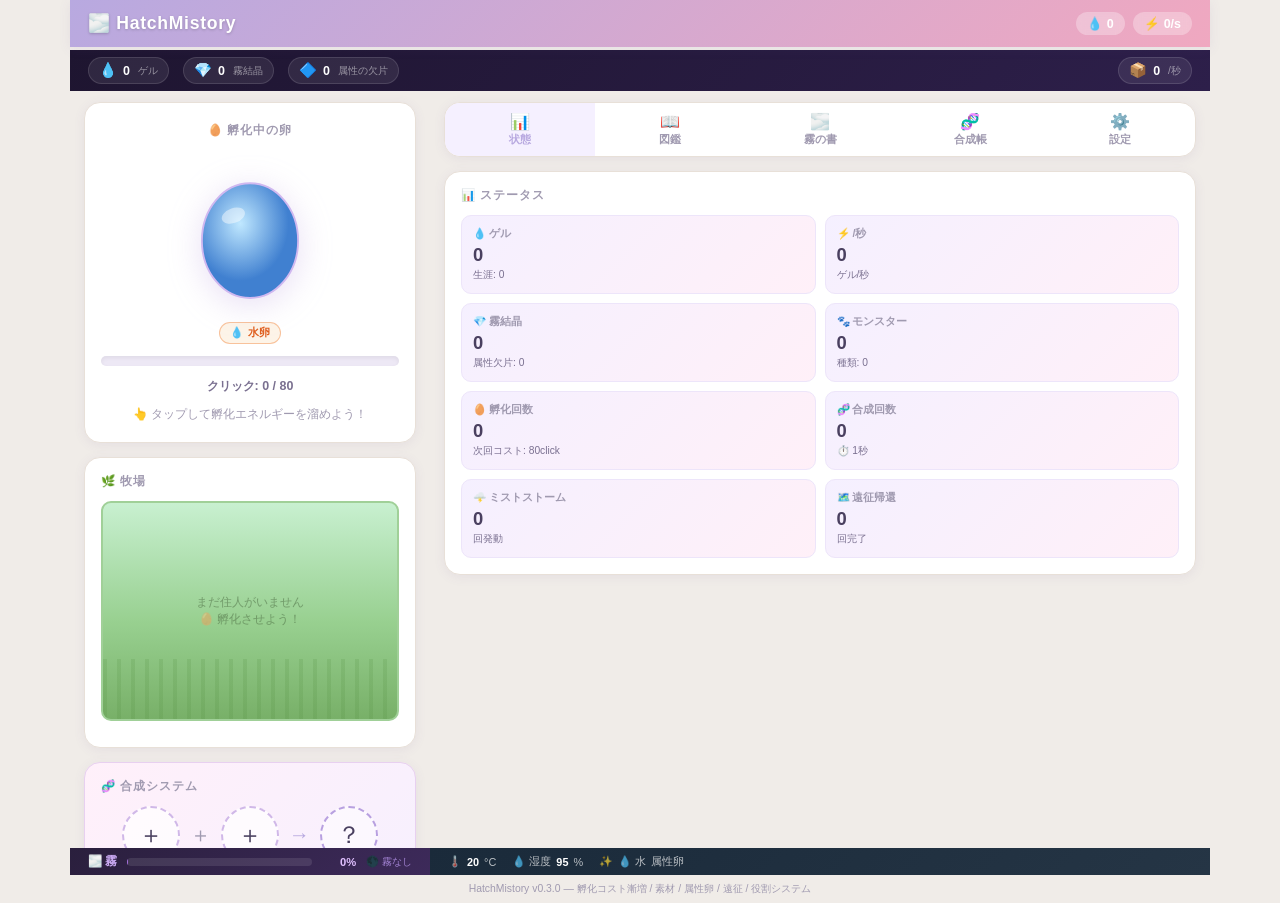
<file: hatchmistory/index.html>
<!DOCTYPE html>
<html lang="ja">
<head>
<meta charset="UTF-8">
<meta name="viewport" content="width=device-width, initial-scale=1.0, maximum-scale=1.0">
<title>HatchMistory v0.3</title>
<style>
:root {
  --bg:#f0ece8;--bg2:#faf7f4;--panel:#fff;--border:#e8e0d8;
  --a1:#b8a9e0;--a2:#a8d8b0;--a3:#f5c8a0;--a4:#f0a8c0;
  --a5:#a0d0e8;--a6:#f8e080;
  --tx:#4a4060;--tx2:#7a7090;--tx3:#a09ab0;
  --sh:0 2px 12px rgba(100,80,150,.08);--sh2:0 6px 24px rgba(100,80,150,.14);
  --r:16px;--rs:10px;
  --font:'Segoe UI','Hiragino Sans','Yu Gothic UI',sans-serif;
}
*,*::before,*::after{box-sizing:border-box;margin:0;padding:0}
html,body{height:100%;font-family:var(--font);background:var(--bg);color:var(--tx);-webkit-tap-highlight-color:transparent}

/* ── Layout ── */
#app{display:grid;grid-template-rows:auto auto 1fr auto;max-width:520px;margin:0 auto;min-height:100vh}
@media(min-width:960px){
  #app{max-width:1140px;grid-template-columns:360px 1fr;grid-template-rows:auto auto 1fr auto}
  header,#resource-bar,footer{grid-column:1/-1}
  #left-panel{grid-column:1;grid-row:3;overflow-y:auto;max-height:calc(100vh - 140px)}
  #right-panel{grid-column:2;grid-row:3;overflow-y:auto;max-height:calc(100vh - 140px)}
}

/* ── Header ── */
header{background:linear-gradient(135deg,var(--a1),var(--a4));padding:12px 18px;display:flex;align-items:center;justify-content:space-between;position:sticky;top:0;z-index:100;box-shadow:var(--sh)}
header h1{font-size:1.1rem;font-weight:700;color:#fff;text-shadow:0 1px 3px rgba(0,0,0,.2);letter-spacing:.04em}
.hchip{background:rgba(255,255,255,.3);border-radius:20px;padding:4px 11px;font-size:.78rem;font-weight:600;color:#fff;display:flex;align-items:center;gap:4px;backdrop-filter:blur(4px)}

/* ── Resource Bar ── */
#resource-bar{background:linear-gradient(135deg,#1e1530,#2d1f4a);padding:7px 18px;display:flex;align-items:center;gap:14px;flex-wrap:wrap;position:sticky;top:50px;z-index:99}
.res-chip{display:flex;align-items:center;gap:6px;padding:4px 10px;border-radius:14px;background:rgba(255,255,255,.08);border:1px solid rgba(255,255,255,.12)}
.res-chip .ri{font-size:.9rem}
.res-chip .rv{font-size:.78rem;font-weight:700;color:#fff}
.res-chip .rl{font-size:.65rem;color:rgba(255,255,255,.5);margin-left:2px}

/* ── Mist Row ── */
#mist-row{background:linear-gradient(135deg,#2a1f3d,#3d2a5a);padding:6px 18px;display:flex;align-items:center;gap:10px;position:sticky;top:92px;z-index:98}
#mist-lbl{font-size:.72rem;font-weight:700;color:#c8a8f0;white-space:nowrap}
#mist-track{flex:1;height:8px;background:rgba(255,255,255,.1);border-radius:8px;overflow:hidden}
#mist-fill{height:100%;background:linear-gradient(90deg,#7040c0,#e0a0ff);border-radius:8px;transition:width .5s}
#mist-pct{font-size:.7rem;font-weight:700;color:#e0c0ff;min-width:34px;text-align:right}
#mist-tier{font-size:.65rem;color:#a080d0;white-space:nowrap}
#mist-overlay{position:fixed;inset:0;pointer-events:none;z-index:50;transition:background 1s}

/* ── Env Row ── */
#env-row{background:linear-gradient(135deg,#1a2a3a,#253545);padding:5px 18px;display:flex;align-items:center;gap:16px}
.env-chip{display:flex;align-items:center;gap:5px;font-size:.68rem;color:rgba(255,255,255,.7)}
.env-val{font-weight:700;color:#fff}

/* ── Panels ── */
#left-panel,#right-panel{padding:14px;display:flex;flex-direction:column;gap:14px}

/* ── Card ── */
.card{background:var(--panel);border-radius:var(--r);padding:16px;box-shadow:var(--sh);border:1px solid var(--border)}
.card-title{font-size:.72rem;font-weight:700;letter-spacing:.08em;text-transform:uppercase;color:var(--tx3);margin-bottom:12px;display:flex;align-items:center;gap:6px}

/* ── Egg ── */
#egg-area{display:flex;flex-direction:column;align-items:center;gap:12px;padding:20px 16px}
#egg-wrap{position:relative;width:130px;height:148px;cursor:pointer;user-select:none;filter:drop-shadow(0 6px 16px rgba(180,150,220,.3));transition:transform .08s}
#egg-wrap:active{transform:scale(.92)}
#egg-svg{width:100%;height:100%}
.crack{stroke:rgba(255,255,255,.75);stroke-width:2;fill:none;stroke-linecap:round;opacity:0;transition:opacity .3s}
.crack.visible{opacity:1}
@keyframes eggGlow{0%,100%{filter:drop-shadow(0 6px 16px rgba(180,150,220,.3))}50%{filter:drop-shadow(0 6px 28px rgba(200,160,255,.8))}}
#egg-wrap.glowing{animation:eggGlow 1.2s ease-in-out infinite}
@keyframes eggShake{0%,100%{transform:rotate(0)}20%{transform:rotate(-5deg)}40%{transform:rotate(5deg)}60%{transform:rotate(-3deg)}80%{transform:rotate(3deg)}}
#egg-wrap.shaking{animation:eggShake .35s ease}

/* cost display */
#click-cost{font-size:.78rem;font-weight:700;color:var(--tx2)}
#click-progress{width:100%;height:10px;background:#ede8f5;border-radius:10px;overflow:hidden;box-shadow:inset 0 2px 4px rgba(0,0,0,.06)}
#click-bar{height:100%;background:linear-gradient(90deg,var(--a1),var(--a4));border-radius:10px;transition:width .12s}
#click-hint{font-size:.72rem;color:var(--tx3);animation:pulse 2s ease-in-out infinite}
@keyframes pulse{0%,100%{opacity:.6}50%{opacity:1}}

/* egg type badge */
#egg-type-badge{font-size:.68rem;font-weight:700;padding:3px 10px;border-radius:12px;background:rgba(180,150,240,.15);color:var(--a1);border:1px solid rgba(180,150,240,.3)}

/* ── Toast ── */
#toast-wrap{position:fixed;top:148px;right:16px;z-index:500;display:flex;flex-direction:column;gap:6px;pointer-events:none}
.toast{background:var(--panel);border-radius:var(--rs);padding:9px 14px;box-shadow:var(--sh2);border:1px solid var(--border);font-size:.8rem;font-weight:600;color:var(--tx);display:flex;align-items:center;gap:8px;animation:toastIn .3s ease,toastOut .3s ease forwards;max-width:260px}
.toast.rare{border-color:var(--a6);background:linear-gradient(135deg,#fffbe8,#fff8d0)}
.toast.legendary{border-color:#e0a0f0;background:linear-gradient(135deg,#fdf0ff,#f8e4ff)}
@keyframes toastIn{0%{opacity:0;transform:translateX(20px)}100%{opacity:1;transform:translateX(0)}}
@keyframes toastOut{0%{opacity:1}100%{opacity:0;transform:translateX(20px)}}

/* ── Float text ── */
.float-text{position:fixed;font-size:.95rem;font-weight:700;color:var(--a1);pointer-events:none;animation:floatUp .75s ease forwards;z-index:9999;text-shadow:0 1px 4px rgba(0,0,0,.1)}
@keyframes floatUp{0%{opacity:1;transform:translateY(0) scale(1)}100%{opacity:0;transform:translateY(-44px) scale(1.25)}}

/* ── Ranch ── */
#ranch-wrap{position:relative;width:100%;height:220px;border-radius:var(--rs);overflow:hidden;background:linear-gradient(180deg,#c8f0d0 0%,#98d090 55%,#78b068 100%);border:2px solid #a0d098;cursor:default}
#ranch-wrap::before{content:'';position:absolute;bottom:0;left:0;right:0;height:28%;background:repeating-linear-gradient(90deg,rgba(80,140,60,.18) 0px,rgba(80,140,60,.18) 4px,transparent 4px,transparent 14px)}
.ranch-slime{position:absolute;display:flex;flex-direction:column;align-items:center;gap:1px;cursor:pointer;animation:rBounce 2s ease-in-out infinite;z-index:2;transition:transform .15s}
.ranch-slime:hover{transform:scale(1.18) !important}
.ranch-slime.on-expedition{opacity:.4;filter:grayscale(.6)}
.rsb{border-radius:50%;display:flex;align-items:center;justify-content:center;box-shadow:0 3px 8px rgba(0,0,0,.15);position:relative}
.rsb::after{content:'';position:absolute;bottom:-5px;width:65%;height:7px;background:rgba(0,0,0,.08);border-radius:50%;filter:blur(2px)}
@keyframes rBounce{0%,100%{transform:translateY(0)}50%{transform:translateY(-5px)}}
.rsn{font-size:.52rem;font-weight:700;color:rgba(40,30,60,.75);white-space:nowrap;text-shadow:0 1px 2px rgba(255,255,255,.6)}
.exp-badge{position:absolute;top:-6px;right:-4px;background:#e06060;color:#fff;font-size:.52rem;font-weight:700;border-radius:8px;padding:1px 5px;z-index:3}
#ranch-mist{position:absolute;inset:0;pointer-events:none;z-index:3;transition:background 1s}
#ranch-empty-hint{position:absolute;top:50%;left:50%;transform:translate(-50%,-50%);color:rgba(70,100,60,.5);font-size:.75rem;text-align:center;pointer-events:none}

/* ── Expedition Panel ── */
.exp-slot{display:flex;align-items:center;gap:10px;padding:9px 12px;background:linear-gradient(135deg,#f5f0ff,#fff0f8);border-radius:var(--rs);border:1.5px solid #e8d8f0}
.exp-timer{font-size:.7rem;font-weight:700;color:var(--a1);min-width:42px}
.exp-name{font-size:.75rem;font-weight:700;color:var(--tx);flex:1}
.exp-reward{font-size:.68rem;color:var(--tx2)}

/* ── Fusion ── */
#fusion-panel{background:linear-gradient(135deg,#fff0fa,#f5f0ff);border:1.5px solid #e8d0f0}
#fusion-slots{display:flex;align-items:center;justify-content:center;gap:10px;margin-bottom:12px}
.fslot{width:58px;height:58px;border-radius:50%;border:2px dashed #d0b8e8;display:flex;align-items:center;justify-content:center;font-size:1.5rem;background:rgba(255,255,255,.7);position:relative;transition:border-color .2s,box-shadow .2s}
.fslot.filled{border-color:#e060b0;box-shadow:0 0 10px rgba(220,80,180,.3);background:linear-gradient(135deg,#ffeef8,#f5e8ff)}
.fslot .slot-label{font-size:.56rem;color:var(--tx3);position:absolute;bottom:-15px;white-space:nowrap}
.fplus{font-size:1.3rem;color:var(--tx3)}
.farrow{font-size:1.3rem;color:var(--a1)}
.fresult{width:58px;height:58px;border-radius:50%;border:2px dashed #b8a0e0;display:flex;align-items:center;justify-content:center;font-size:1.5rem;background:rgba(255,255,255,.5)}
#btn-fuse{width:100%;padding:10px;background:linear-gradient(135deg,#d060b0,#9060e0);color:#fff;border:none;border-radius:var(--rs);font-size:.85rem;font-weight:700;cursor:pointer;transition:transform .1s,opacity .2s;box-shadow:0 3px 10px rgba(180,80,200,.3)}
#btn-fuse:disabled{opacity:.4;cursor:not-allowed}
#btn-fuse:not(:disabled):active{transform:scale(.96)}
#btn-fuse-clear{width:100%;margin-top:5px;padding:6px;background:none;border:1.5px solid var(--border);border-radius:var(--rs);font-size:.75rem;color:var(--tx3);cursor:pointer}
#fusion-hint{font-size:.69rem;color:var(--tx3);text-align:center;margin-top:7px}

/* ── Monster Grid ── */
#monsters-grid{display:grid;grid-template-columns:repeat(auto-fill,minmax(68px,1fr));gap:9px}
.mcard{background:linear-gradient(135deg,#f5f0ff,#ffeef8);border-radius:var(--rs);padding:9px 5px 7px;display:flex;flex-direction:column;align-items:center;gap:5px;border:1.5px solid #e8dff5;position:relative;transition:transform .15s,box-shadow .15s;cursor:pointer}
.mcard:hover{transform:translateY(-2px);box-shadow:var(--sh2)}
.mcard.sel{border-color:#e060b0;box-shadow:0 0 10px rgba(220,80,180,.45);background:linear-gradient(135deg,#ffeeff,#ffe0f8)}
.mcard-img{width:44px;height:44px;border-radius:50%;overflow:hidden;display:flex;align-items:center;justify-content:center;font-size:1.5rem;flex-shrink:0}
.mcard-img img{width:100%;height:100%;object-fit:cover}
.mcard-name{font-size:.63rem;font-weight:700;color:var(--tx);text-align:center}
.mcard-count{position:absolute;top:3px;right:5px;font-size:.6rem;font-weight:700;color:var(--a1)}
.mcard-income{font-size:.58rem;color:var(--tx3)}
.mcard-role{font-size:.56rem;font-weight:700;padding:1px 5px;border-radius:8px;margin-top:1px}
.empty-msg{grid-column:1/-1;text-align:center;color:var(--tx3);font-size:.78rem;padding:14px}

/* ── Special Hatch Overlay (first-time / legendary only) ── */
#hatch-overlay{position:fixed;inset:0;background:rgba(255,255,255,.88);display:flex;flex-direction:column;align-items:center;justify-content:center;gap:18px;z-index:200;opacity:0;pointer-events:none;transition:opacity .3s;backdrop-filter:blur(4px)}
#hatch-overlay.visible{opacity:1;pointer-events:all}
#hatch-mon-img{width:110px;height:110px;border-radius:50%;overflow:hidden;display:flex;align-items:center;justify-content:center;font-size:3.5rem;box-shadow:0 8px 32px rgba(180,150,220,.4);animation:popIn .5s cubic-bezier(.175,.885,.32,1.275)}
@keyframes popIn{0%{transform:scale(0);opacity:0}100%{transform:scale(1);opacity:1}}
#hatch-mon-img img{width:100%;height:100%;object-fit:cover}
#hatch-title{font-size:1.3rem;font-weight:800;color:var(--tx);animation:fsUp .4s .2s ease both}
#hatch-rarity{font-size:.82rem;font-weight:700;animation:fsUp .4s .25s ease both}
#hatch-desc{font-size:.85rem;color:var(--tx2);text-align:center;max-width:260px;line-height:1.5;animation:fsUp .4s .3s ease both}
#hatch-ok{background:linear-gradient(135deg,var(--a1),var(--a4));color:#fff;border:none;padding:11px 34px;border-radius:50px;font-size:.95rem;font-weight:700;cursor:pointer;animation:fsUp .4s .4s ease both}
@keyframes fsUp{0%{opacity:0;transform:translateY(14px)}100%{opacity:1;transform:translateY(0)}}

/* ── Tabs ── */
#tab-bar{display:flex;background:var(--panel);border-radius:var(--r);overflow:hidden;box-shadow:var(--sh);border:1px solid var(--border)}
.tab-btn{flex:1;padding:9px 3px;background:none;border:none;font-size:.68rem;font-weight:600;color:var(--tx3);cursor:pointer;display:flex;flex-direction:column;align-items:center;gap:2px;transition:color .15s,background .15s}
.tab-btn .ti{font-size:1rem}
.tab-btn.active{color:var(--a1);background:#f5f0ff}
.tab-pane{display:none}
.tab-pane.active{display:block}

/* ── Zukan ── */
#zukan-list{display:flex;flex-direction:column;gap:10px}
.zen{display:flex;gap:11px;align-items:center;padding:11px;border-radius:var(--rs);background:linear-gradient(135deg,#f8f4ff,#fff6fb);border:1.5px solid #ede5fa}
.zen-img{width:52px;height:52px;flex-shrink:0;border-radius:50%;display:flex;align-items:center;justify-content:center;font-size:1.8rem;overflow:hidden}
.zen-img img{width:100%;height:100%;object-fit:cover}
.zen-img.locked{filter:grayscale(1) brightness(.55)}
.zen-info{flex:1}
.zen-name{font-weight:700;font-size:.86rem;margin-bottom:2px}
.zen-desc{font-size:.74rem;color:var(--tx2);line-height:1.4}
.zen-badge{background:var(--a1);color:#fff;border-radius:11px;padding:2px 7px;font-size:.64rem;font-weight:700;white-space:nowrap}
.zen.unk .zen-name,.zen.unk .zen-desc{color:var(--tx3)}
.src-badge{font-size:.58rem;border-radius:6px;padding:2px 6px;font-weight:700;margin-left:3px;display:inline-block}

/* ── Stats ── */
#stats-grid{display:grid;grid-template-columns:1fr 1fr;gap:9px}
.sbox{background:linear-gradient(135deg,#f5f0ff,#fff0f8);border-radius:var(--rs);padding:11px;border:1.5px solid #ede5fa}
.sbox-lbl{font-size:.67rem;color:var(--tx3);font-weight:600;margin-bottom:3px}
.sbox-val{font-size:1.15rem;font-weight:800;color:var(--tx)}
.sbox-sub{font-size:.64rem;color:var(--tx2);margin-top:2px}

/* ── Buttons ── */
.btn-row{display:flex;gap:7px;flex-wrap:wrap}
.btn-s{flex:1;min-width:76px;padding:8px 11px;border-radius:var(--rs);border:1.5px solid var(--border);background:var(--bg2);color:var(--tx2);font-size:.77rem;font-weight:600;cursor:pointer;transition:all .15s}
.btn-s:hover{border-color:var(--a1);color:var(--a1);background:#f5f0ff}
.btn-danger{background:#fff0f0;color:#e08080;border-color:#f5c0c0}
.btn-danger:hover{background:#ffe0e0;border-color:#e08080;color:#c04040}

/* ── Offline / Event notices ── */
#offline-notice{position:fixed;bottom:18px;left:50%;transform:translateX(-50%);background:var(--tx);color:#fff;padding:9px 20px;border-radius:50px;font-size:.78rem;font-weight:600;box-shadow:var(--sh2);opacity:0;pointer-events:none;transition:opacity .3s;z-index:300;white-space:nowrap}
#offline-notice.visible{opacity:1}
#event-banner{position:fixed;top:148px;left:50%;transform:translateX(-50%);background:linear-gradient(135deg,#4020a0,#a030d0);color:#fff;padding:9px 22px;border-radius:50px;font-size:.82rem;font-weight:700;box-shadow:0 4px 20px rgba(120,40,200,.5);opacity:0;pointer-events:none;transition:opacity .4s;z-index:149}
#event-banner.visible{opacity:1}

footer{text-align:center;padding:7px;font-size:.65rem;color:var(--tx3)}
::-webkit-scrollbar{width:5px}
::-webkit-scrollbar-track{background:transparent}
::-webkit-scrollbar-thumb{background:#d5cce8;border-radius:3px}
</style>
</head>
<body>
<div id="app">

<!-- ══ HEADER ══ -->
<header>
  <h1>🌫️ HatchMistory</h1>
  <div style="display:flex;gap:8px">
    <div class="hchip"><span>💧</span><span id="hdr-gel">0</span></div>
    <div class="hchip"><span>⚡</span><span id="hdr-gps">0/s</span></div>
  </div>
</header>

<!-- ══ RESOURCE BAR ══ -->
<div id="resource-bar">
  <div class="res-chip"><span class="ri">💧</span><span class="rv" id="res-gel">0</span><span class="rl">ゲル</span></div>
  <div class="res-chip"><span class="ri">💎</span><span class="rv" id="res-crystal">0</span><span class="rl">霧結晶</span></div>
  <div class="res-chip"><span class="ri">🔷</span><span class="rv" id="res-shard">0</span><span class="rl">属性の欠片</span></div>
  <div class="res-chip" style="margin-left:auto"><span class="ri">📦</span><span class="rv" id="res-gps-chip">0</span><span class="rl">/秒</span></div>
</div>

<!-- ══ MIST ROW ══ -->
<div id="mist-row">
  <span id="mist-lbl">🌫️ 霧</span>
  <div id="mist-track"><div id="mist-fill" style="width:0%"></div></div>
  <span id="mist-pct">0%</span>
  <span id="mist-tier">霧なし</span>
</div>

<!-- ══ ENV ROW ══ -->
<div id="env-row">
  <div class="env-chip">🌡️ <span class="env-val" id="env-temp">20</span>°C</div>
  <div class="env-chip">💧 湿度 <span class="env-val" id="env-humid">50</span>%</div>
  <div class="env-chip" id="env-attr-chip" style="display:none">✨ <span id="env-attr-label">通常</span>属性卵</div>
</div>

<!-- ══ LEFT PANEL ══ -->
<div id="left-panel">

  <!-- Egg Card -->
  <div class="card" id="egg-area">
    <div class="card-title">🥚 孵化中の卵</div>
    <div id="egg-wrap" role="button" aria-label="卵をクリック" tabindex="0">
      <svg id="egg-svg" viewBox="0 0 140 160" xmlns="http://www.w3.org/2000/svg">
        <defs>
          <radialGradient id="eggGrad" cx="40%" cy="35%">
            <stop offset="0%" stop-color="#e8d8ff"/>
            <stop offset="100%" stop-color="#c0a0e8"/>
          </radialGradient>
          <radialGradient id="eggGradFire" cx="40%" cy="35%">
            <stop offset="0%" stop-color="#ffe0c0"/>
            <stop offset="100%" stop-color="#e08040"/>
          </radialGradient>
          <radialGradient id="eggGradWater" cx="40%" cy="35%">
            <stop offset="0%" stop-color="#c0e8ff"/>
            <stop offset="100%" stop-color="#4080d0"/>
          </radialGradient>
          <radialGradient id="eggGradNature" cx="40%" cy="35%">
            <stop offset="0%" stop-color="#c8f0c0"/>
            <stop offset="100%" stop-color="#40a050"/>
          </radialGradient>
          <radialGradient id="eggGradMist" cx="40%" cy="35%">
            <stop offset="0%" stop-color="#e0d8ff"/>
            <stop offset="100%" stop-color="#8060d0"/>
          </radialGradient>
        </defs>
        <ellipse id="egg-body" cx="70" cy="85" rx="52" ry="62" fill="url(#eggGrad)" stroke="#d0b8f0" stroke-width="2"/>
        <ellipse cx="52" cy="58" rx="13" ry="8" fill="rgba(255,255,255,.45)" transform="rotate(-20,52,58)"/>
        <polyline id="crack1" class="crack" points="70,50 65,60 72,68"/>
        <polyline id="crack2" class="crack" points="90,70 85,80 92,85"/>
        <polyline id="crack3" class="crack" points="52,90 58,98 50,105"/>
        <polyline id="crack4" class="crack" points="70,68 78,78 72,90 80,100"/>
      </svg>
    </div>
    <div id="egg-type-badge">🥚 通常卵</div>
    <div id="click-progress"><div id="click-bar" style="width:0%"></div></div>
    <div id="click-cost">クリック: 0 / 100</div>
    <div id="click-hint">👆 タップして孵化エネルギーを溜めよう！</div>
  </div>

  <!-- Ranch -->
  <div class="card">
    <div class="card-title">🌿 牧場
      <span style="font-size:.7rem;color:var(--tx3);margin-left:4px" id="ranch-count-lbl"></span>
      <span style="margin-left:auto;font-size:.7rem;color:var(--tx3)" id="ranch-mode-lbl"></span>
    </div>
    <div id="ranch-wrap">
      <div id="ranch-mist"></div>
      <div id="ranch-empty-hint">まだ住人がいません<br>🥚 孵化させよう！</div>
    </div>
    <div id="expedition-list" style="margin-top:10px;display:flex;flex-direction:column;gap:6px"></div>
  </div>

  <!-- Fusion -->
  <div class="card" id="fusion-panel">
    <div class="card-title">🧬 合成システム</div>
    <div id="fusion-slots">
      <div class="fslot" id="fsa"><span id="fsa-icon">＋</span><span class="slot-label">個体A</span></div>
      <span class="fplus">＋</span>
      <div class="fslot" id="fsb"><span id="fsb-icon">＋</span><span class="slot-label">個体B</span></div>
      <span class="farrow">→</span>
      <div class="fresult" id="fsr">？</div>
    </div>
    <button id="btn-fuse" disabled>🧬 融合する</button>
    <button id="btn-fuse-clear">✕ クリア</button>
    <div id="fusion-hint">モンスターカードをタップして合成スロットに選択</div>
  </div>

  <!-- Owned Monsters -->
  <div class="card">
    <div class="card-title">🐾 所持モンスター</div>
    <div id="monsters-grid"><div class="empty-msg">まだいません</div></div>
  </div>

</div><!-- /left-panel -->

<!-- ══ RIGHT PANEL ══ -->
<div id="right-panel">
  <div id="tab-bar">
    <button class="tab-btn active" data-tab="t-status"><span class="ti">📊</span>状態</button>
    <button class="tab-btn" data-tab="t-zukan"><span class="ti">📖</span>図鑑</button>
    <button class="tab-btn" data-tab="t-mist"><span class="ti">🌫️</span>霧の書</button>
    <button class="tab-btn" data-tab="t-recipe"><span class="ti">🧬</span>合成帳</button>
    <button class="tab-btn" data-tab="t-settings"><span class="ti">⚙️</span>設定</button>
  </div>

  <!-- Status -->
  <div class="tab-pane active card" id="t-status">
    <div class="card-title">📊 ステータス</div>
    <div id="stats-grid">
      <div class="sbox"><div class="sbox-lbl">💧 ゲル</div><div class="sbox-val" id="st-gel">0</div><div class="sbox-sub">生涯: <span id="st-tgel">0</span></div></div>
      <div class="sbox"><div class="sbox-lbl">⚡ /秒</div><div class="sbox-val" id="st-gps">0</div><div class="sbox-sub">ゲル/秒</div></div>
      <div class="sbox"><div class="sbox-lbl">💎 霧結晶</div><div class="sbox-val" id="st-crystal">0</div><div class="sbox-sub">属性欠片: <span id="st-shard">0</span></div></div>
      <div class="sbox"><div class="sbox-lbl">🐾 モンスター</div><div class="sbox-val" id="st-mon">0</div><div class="sbox-sub">種類: <span id="st-sp">0</span></div></div>
      <div class="sbox"><div class="sbox-lbl">🥚 孵化回数</div><div class="sbox-val" id="st-hatch">0</div><div class="sbox-sub">次回コスト: <span id="st-nextcost">100</span>click</div></div>
      <div class="sbox"><div class="sbox-lbl">🧬 合成回数</div><div class="sbox-val" id="st-fuse">0</div><div class="sbox-sub">⏱️ <span id="st-time">0秒</span></div></div>
      <div class="sbox"><div class="sbox-lbl">🌩️ ミストストーム</div><div class="sbox-val" id="st-storm">0</div><div class="sbox-sub">回発動</div></div>
      <div class="sbox"><div class="sbox-lbl">🗺️ 遠征帰還</div><div class="sbox-val" id="st-exp">0</div><div class="sbox-sub">回完了</div></div>
    </div>
  </div>

  <!-- Zukan -->
  <div class="tab-pane card" id="t-zukan">
    <div class="card-title">📖 図鑑 <span id="zukan-cnt" style="margin-left:auto;font-size:.75rem;color:var(--a1);font-weight:700"></span></div>
    <div id="zukan-list"></div>
  </div>

  <!-- Mist Lore -->
  <div class="tab-pane card" id="t-mist">
    <div class="card-title">🌫️ 霧の書</div>
    <div style="display:flex;flex-direction:column;gap:12px">
      <div class="sbox">
        <div class="sbox-lbl">現在の霧濃度</div>
        <div class="sbox-val" id="md-pct">0%</div>
        <div class="sbox-sub" id="md-tier">霧なし</div>
      </div>
      <div style="font-size:.76rem;color:var(--tx2);line-height:1.75;background:#f8f4ff;padding:11px;border-radius:var(--rs);border:1px solid #ede5fa">
        <b style="color:var(--tx)">霧とは？</b><br>
        放置により自然に濃縮。濃度が高いほどレア孵化率が上昇し、霧結晶も生成されます。<br><br>
        <b style="color:var(--tx)">霧の段階：</b><br>
        🌑 <b>0–24%</b> 霧なし<br>🌫️ <b>25–49%</b> 薄霧 — アンコモン率+10%<br>🌀 <b>50–74%</b> 濃霧 — レア率+25%, 結晶生成<br>💜 <b>75–99%</b> 深淵霧 — レア率+50%<br>✨ <b>100%</b> ミストストーム — レア確定！
      </div>
      <div class="sbox"><div class="sbox-lbl">ストーム発動</div><div class="sbox-val" id="md-storm">0</div></div>
    </div>
  </div>

  <!-- Recipe Book -->
  <div class="tab-pane card" id="t-recipe">
    <div class="card-title">🧬 合成帳</div>
    <div id="recipe-list" style="display:flex;flex-direction:column;gap:10px"></div>
  </div>

  <!-- Settings -->
  <div class="tab-pane card" id="t-settings">
    <div class="card-title">⚙️ 設定</div>
    <div style="display:flex;flex-direction:column;gap:13px">
      <div>
        <div class="sbox-lbl" style="margin-bottom:7px">モード</div>
        <div class="btn-row">
          <button class="btn-s" id="btn-mode-easy">🌸 かんたん</button>
          <button class="btn-s" id="btn-mode-hard">⚔️ ハード</button>
        </div>
        <div id="mode-desc" style="font-size:.7rem;color:var(--tx3);margin-top:6px"></div>
      </div>
      <div>
        <div class="sbox-lbl" style="margin-bottom:7px">セーブ / ロード</div>
        <div class="btn-row">
          <button class="btn-s" id="btn-save">💾 保存</button>
          <button class="btn-s" id="btn-export">📤 Export</button>
          <button class="btn-s" id="btn-import">📥 Import</button>
        </div>
      </div>
      <div>
        <div class="btn-row">
          <button class="btn-s btn-danger" id="btn-reset">🗑️ リセット</button>
        </div>
      </div>
      <div style="font-size:.7rem;color:var(--tx3);line-height:1.7">
        ゲームは30秒ごとに自動保存されます。<br>
        次回起動時に放置分・霧・遠征が精算されます。
      </div>
    </div>
  </div>
</div><!-- /right-panel -->

<footer>HatchMistory v0.3.0 — 孵化コスト漸増 / 素材 / 属性卵 / 遠征 / 役割システム</footer>
</div><!-- /app -->

<!-- Special hatch overlay (first-time / legendary) -->
<div id="hatch-overlay">
  <div id="hatch-mon-img"></div>
  <div id="hatch-title"></div>
  <div id="hatch-rarity"></div>
  <div id="hatch-desc"></div>
  <button id="hatch-ok">やった！</button>
</div>

<div id="mist-overlay"></div>
<div id="offline-notice"></div>
<div id="event-banner"></div>
<div id="toast-wrap"></div>

<script>
'use strict';
/* ================================================================
   MODULE: CONFIG
   全定義データ。拡張はここだけ。
================================================================ */
const CONFIG = (() => {
  const DIFFICULTY = {
    easy: { hatchCostBase:80, hatchCostInc:3, mistRiseRate:.4, expDuration:90, label:'🌸 かんたん' },
    hard: { hatchCostBase:120, hatchCostInc:8, mistRiseRate:.7, expDuration:180, label:'⚔️ ハード' },
  };

  /* role definitions */
  const ROLES = {
    producer:  { label:'生産', color:'#a8d8b0', desc:'ゲル生産効率+20%', emoji:'💧' },
    explorer:  { label:'探索', color:'#a8c8f8', desc:'遠征報酬+50%',    emoji:'🗺️' },
    hatcher:   { label:'孵化', color:'#f5c8d8', desc:'孵化コスト-10%',  emoji:'🥚' },
    mist:      { label:'霧',   color:'#d0c8f8', desc:'霧生成+30%',      emoji:'🌫️' },
  };

  /* attribute egg rules: [{ condition(env)→bool, attr, gradient, label }] */
  const ATTR_RULES = [
    { attr:'fire',   label:'🔥 炎',   grad:'eggGradFire',  cond: e => e.temperature >= 70 },
    { attr:'water',  label:'💧 水',   grad:'eggGradWater', cond: e => e.humidity >= 80 },
    { attr:'nature', label:'🌿 自然', grad:'eggGradNature',cond: e => e.humidity >= 60 && e.temperature <= 30 },
    { attr:'mist',   label:'🌫️ 霧',  grad:'eggGradMist',  cond: e => e.mistDensity >= 75 },
  ];

  /* expedition reward table */
  const EXP_REWARDS = [
    { id:'crystal', weight:50, label:'霧結晶', min:1, max:4 },
    { id:'shard',   weight:30, label:'属性の欠片', min:1, max:2 },
    { id:'gel',     weight:20, label:'ゲル', min:30, max:120 },
  ];

  /* Base monsters */
  const BASE_MONSTERS = [
    { id:'slime_green', name:'グリーンスライム', emoji:'🟢', img:'images/slime_green.png',
      desc:'草原に生息する愛らしいスライム。のんびり屋だが意外とタフ。',
      rarity:'common', gps:1, w:80, bg:'#b8e8b0', source:'hatch', role:'producer',
      attrBonus:null, fusion:null },
    { id:'slime_pink', name:'ピンクスライム', emoji:'🩷', img:'images/slime_pink.png',
      desc:'甘い香りを放つ珍しいスライム。感情豊かで飼い主に懐きやすい。',
      rarity:'uncommon', gps:3, w:30, bg:'#f5c8d8', source:'hatch', role:'hatcher',
      attrBonus:null, fusion:null },
    { id:'slime_blue', name:'ブルースライム', emoji:'🔵', img:'images/slime_blue.png',
      desc:'水辺に住む知性派スライム。冷静沈着でゲルの生産量も優秀。',
      rarity:'uncommon', gps:5, w:20, bg:'#a8c8f8', source:'hatch', role:'explorer',
      attrBonus:null, fusion:null },
    { id:'slime_gold', name:'ゴールドスライム', emoji:'✨', img:'images/slime_gold.png',
      desc:'伝説のスライム。その体は純金のように輝き触れるものをゲルに変える。',
      rarity:'rare', gps:20, w:5, bg:'#f8e080', source:'hatch', role:'producer',
      attrBonus:null, fusion:null },
    /* Attribute variants */
    { id:'slime_fire', name:'フレイムスライム', emoji:'🔥', img:'images/slime_fire.png',
      desc:'炎属性卵から生まれた熱血スライム。体温が非常に高く、近づくと暖かい。',
      rarity:'uncommon', gps:8, w:0, bg:'#f8b880', source:'attr_fire', role:'producer',
      attrBonus:'fire', fusion:null },
    { id:'slime_aqua', name:'アクアスライム', emoji:'💦', img:'images/slime_aqua.png',
      desc:'水属性卵から誕生した澄んだ碧のスライム。雨の日に特に輝く。',
      rarity:'uncommon', gps:8, w:0, bg:'#90d8f0', source:'attr_water', role:'explorer',
      attrBonus:'water', fusion:null },
    { id:'slime_nature', name:'ナチュールスライム', emoji:'🌿', img:'images/slime_nature.png',
      desc:'自然属性卵から生まれた緑の精霊。植物と会話できると噂される。',
      rarity:'uncommon', gps:8, w:0, bg:'#a0e8a0', source:'attr_nature', role:'mist',
      attrBonus:'nature', fusion:null },
    { id:'slime_mist_attr', name:'ミストリアスライム', emoji:'🌌', img:'images/slime_mist_attr.png',
      desc:'深淵霧から生まれた神秘の存在。その姿は霧の中で揺らめく。',
      rarity:'rare', gps:18, w:0, bg:'#c8b8f8', source:'attr_mist', role:'mist',
      attrBonus:'mist', fusion:null },
  ];

  /* Fusion monsters */
  const FUSION_MONSTERS = [
    { id:'slime_forest', name:'フォレストスライム', emoji:'🌿', img:'images/slime_forest.png',
      desc:'緑とピンクが融合し大自然の息吹を宿した新種。花の蜜を好む。',
      rarity:'uncommon', gps:6, w:0, bg:'#90e090', source:'fusion', role:'mist',
      attrBonus:null, fusion:['slime_green','slime_pink'] },
    { id:'slime_ocean', name:'オーシャンスライム', emoji:'🌊', img:'images/slime_ocean.png',
      desc:'ピンクとブルーが溶け合った海色のスライム。波の音を奏でる。',
      rarity:'rare', gps:12, w:0, bg:'#80c8e8', source:'fusion', role:'explorer',
      attrBonus:null, fusion:['slime_pink','slime_blue'] },
    { id:'slime_storm', name:'ストームスライム', emoji:'⚡', img:'images/slime_storm.png',
      desc:'ブルーとゴールドが雷で融合した電撃スライム。触るとビリビリする。',
      rarity:'rare', gps:25, w:0, bg:'#c8d860', source:'fusion', role:'producer',
      attrBonus:null, fusion:['slime_blue','slime_gold'] },
    { id:'slime_aurora', name:'オーロラスライム', emoji:'🌈', img:'images/slime_aurora.png',
      desc:'緑とゴールドが混ざり七色の輝きを放つ最高峰のスライム。',
      rarity:'legendary', gps:50, w:0, bg:'#e0c0ff', source:'fusion', role:'producer',
      attrBonus:null, fusion:['slime_green','slime_gold'] },
    { id:'slime_void', name:'ヴォイドスライム', emoji:'🌑', img:'images/slime_void.png',
      desc:'2体のゴールドが飽和し虚無へ至った禁断の存在。見た者は幸運になる。',
      rarity:'legendary', gps:100, w:0, bg:'#303050', source:'fusion', role:'explorer',
      attrBonus:null, fusion:['slime_gold','slime_gold'] },
  ];

  /* Mist-storm only */
  const MIST_MONSTERS = [
    { id:'slime_mist_pure', name:'ピュアミストスライム', emoji:'🌫️', img:'images/slime_mist_pure.png',
      desc:'ミストストームの瞬間にのみ誕生できる神秘のスライム。',
      rarity:'legendary', gps:40, w:0, bg:'#d0d0f0', source:'mist', role:'mist',
      attrBonus:null, fusion:null },
  ];

  const ALL_MONSTERS = [...BASE_MONSTERS, ...FUSION_MONSTERS, ...MIST_MONSTERS];

  const RARITY_COLOR = { common:'#a0c890', uncommon:'#90b0e0', rare:'#e0c050', legendary:'#e090d0' };
  const RARITY_LABEL = { common:'コモン', uncommon:'アンコモン', rare:'レア', legendary:'レジェンド' };

  return Object.freeze({ DIFFICULTY, ROLES, ATTR_RULES, EXP_REWARDS, ALL_MONSTERS, RARITY_COLOR, RARITY_LABEL });
})();

/* ================================================================
   MODULE: EventBus  ― モジュール間通信
================================================================ */
const EventBus = (() => {
  const listeners = {};
  return {
    on(evt, fn) { (listeners[evt] = listeners[evt] || []).push(fn); },
    emit(evt, data) { (listeners[evt] || []).forEach(fn => fn(data)); },
  };
})();

/* ================================================================
   MODULE: StateManager
================================================================ */
const StateManager = (() => {
  const SAVE_KEY = 'hatchMistory_v3';

  function createInitial() {
    return {
      version: 3,
      difficulty: 'easy',
      resources: { gel: 0, totalGel: 0, mistCrystal: 0, elementalShard: 0 },
      hatchClicks: 0,        // current progress clicks
      totalHatches: 0,
      totalFusions: 0,
      totalMistStorms: 0,
      totalExpeditions: 0,
      totalClicks: 0,
      env: { temperature: 20, humidity: 50, mistDensity: 0 },
      monsters: {},          // { id: count }
      discovered: [],        // ids ever obtained
      ranchSlimes: [],       // [{uid,monsterId,x,y,size,animDelay,onExpedition}]
      expeditions: [],       // [{uid,slimeUid,monsterId,returnAt,rewardType,rewardAmt,label}]
      fusionSlots: [null, null],
      playTimeSec: 0,
      lastSaveTs: Date.now(),
    };
  }

  let _state = createInitial();

  function get() { return _state; }

  function save(silent = false) {
    _state.lastSaveTs = Date.now();
    try {
      localStorage.setItem(SAVE_KEY, JSON.stringify(_state));
      if (!silent) EventBus.emit('notice', '💾 セーブしました！');
    } catch(e) { console.error('Save failed', e); }
  }

  function load() {
    try {
      const raw = localStorage.getItem(SAVE_KEY);
      if (!raw) return false;
      const saved = JSON.parse(raw);
      _state = Object.assign(createInitial(), saved);
      // Ensure nested objects
      _state.resources  = Object.assign({ gel:0,totalGel:0,mistCrystal:0,elementalShard:0 }, saved.resources);
      _state.env        = Object.assign({ temperature:20,humidity:50,mistDensity:0 }, saved.env);
      if (!Array.isArray(_state.ranchSlimes))  _state.ranchSlimes = [];
      if (!Array.isArray(_state.expeditions))  _state.expeditions = [];
      if (!Array.isArray(_state.fusionSlots))  _state.fusionSlots = [null, null];
      if (!Array.isArray(_state.discovered))   _state.discovered = [];
      return true;
    } catch(e) { console.error('Load failed', e); return false; }
  }

  function reset() {
    if (!confirm('本当にリセットしますか？')) return;
    localStorage.removeItem(SAVE_KEY);
    _state = createInitial();
    EventBus.emit('stateReset');
    EventBus.emit('notice', '🗑️ リセットしました');
  }

  function exportData() {
    const data = btoa(unescape(encodeURIComponent(JSON.stringify(_state))));
    try { navigator.clipboard.writeText(data); EventBus.emit('notice', '📤 コピーしました'); }
    catch { prompt('エクスポートデータ:', data); }
  }

  function importData() {
    const raw = prompt('セーブデータを貼り付けてください:');
    if (!raw) return;
    try {
      const parsed = JSON.parse(decodeURIComponent(escape(atob(raw))));
      _state = Object.assign(createInitial(), parsed);
      EventBus.emit('stateReset');
      EventBus.emit('notice', '📥 インポート成功！');
    } catch { alert('データが正しくありません'); }
  }

  function setDifficulty(mode) {
    _state.difficulty = mode;
    EventBus.emit('notice', `難易度: ${CONFIG.DIFFICULTY[mode].label}`);
  }

  return { get, save, load, reset, exportData, importData, setDifficulty };
})();

/* ================================================================
   MODULE: GameEngine  ― 純粋なゲームロジック
================================================================ */
const GameEngine = (() => {
  /* helpers */
  function diff() { return CONFIG.DIFFICULTY[StateManager.get().difficulty]; }

  function hatchCost() {
    const s = StateManager.get();
    const d = diff();
    return d.hatchCostBase + s.totalHatches * d.hatchCostInc;
  }

  function calcGPS() {
    const s = StateManager.get();
    let gps = 0;
    const hatcherCount = CONFIG.ALL_MONSTERS
      .filter(m => m.role === 'hatcher')
      .reduce((a, m) => a + (s.monsters[m.id] || 0), 0);
    const hatchBonus = 1 + hatcherCount * 0.1;

    for (const [id, cnt] of Object.entries(s.monsters)) {
      const def = CONFIG.ALL_MONSTERS.find(m => m.id === id);
      if (!def) continue;
      let perUnit = def.gps;
      if (def.role === 'producer') perUnit *= 1.2;
      gps += perUnit * cnt * (def.role === 'hatcher' ? hatchBonus : 1);
    }
    return gps;
  }

  function totalMonsters() {
    return Object.values(StateManager.get().monsters).reduce((a, b) => a + b, 0);
  }

  /* Environment → egg attribute */
  function currentAttr() {
    const env = StateManager.get().env;
    for (const rule of CONFIG.ATTR_RULES) {
      if (rule.cond(env)) return rule;
    }
    return null;
  }

  /* Weighted random pick */
  function weightedPick(pool) {
    const total = pool.reduce((a, m) => a + m.w, 0);
    let r = Math.random() * total;
    for (const m of pool) { r -= m.w; if (r <= 0) return m; }
    return pool[0];
  }

  function pickMonster() {
    const s = StateManager.get();
    const env = s.env;
    const mistTier = getMistTier(env.mistDensity);
    const attr = currentAttr();

    /* Mist storm: force rare or mist-exclusive */
    if (mistTier.tier === 4) {
      s.totalMistStorms++;
      env.mistDensity = Math.max(0, env.mistDensity - 40);
      const mistOnly = CONFIG.ALL_MONSTERS.filter(m => m.source === 'mist');
      if (Math.random() < 0.5 && mistOnly.length) return mistOnly[0];
    }

    /* Attribute egg */
    if (attr) {
      const attrMonsters = CONFIG.ALL_MONSTERS.filter(m => m.attrBonus === attr.attr);
      if (attrMonsters.length && Math.random() < 0.6) {
        return attrMonsters[Math.floor(Math.random() * attrMonsters.length)];
      }
    }

    /* Base pool with mist rarity boost */
    const rb = mistTier.rareBonus;
    const pool = CONFIG.ALL_MONSTERS
      .filter(m => m.w > 0)
      .map(m => {
        let w = m.w;
        if (m.rarity === 'rare' || m.rarity === 'legendary') w *= (1 + rb);
        return { ...m, w };
      });
    return weightedPick(pool);
  }

  function getMistTier(d) {
    if (d >= 100) return { tier:4, label:'✨ ミストストーム！', rareBonus:1.0, color:'#e0a0ff' };
    if (d >= 75)  return { tier:3, label:'💜 深淵霧', rareBonus:.5, color:'#c080f0' };
    if (d >= 50)  return { tier:2, label:'🌀 濃霧', rareBonus:.25, color:'#9060d0' };
    if (d >= 25)  return { tier:1, label:'🌫️ 薄霧', rareBonus:.1, color:'#8080c0' };
    return { tier:0, label:'🌑 霧なし', rareBonus:0, color:'#808080' };
  }

  /* click on egg */
  function handleEggClick(event) {
    const s = StateManager.get();
    s.totalClicks++;
    s.hatchClicks++;
    const cost = hatchCost();

    EventBus.emit('eggClicked', { x: event?.clientX, y: event?.clientY, energy: s.hatchClicks, cost });

    if (s.hatchClicks >= cost) {
      s.hatchClicks = 0;
      doHatch();
    }
  }

  function doHatch() {
    const s = StateManager.get();
    const monster = pickMonster();
    const isNew = !s.discovered.includes(monster.id);

    s.monsters[monster.id] = (s.monsters[monster.id] || 0) + 1;
    if (isNew) s.discovered.push(monster.id);
    s.totalHatches++;

    // Mist consumption
    s.env.mistDensity = Math.max(0, s.env.mistDensity - 15);

    // Mist crystals from hatch if mist > 50
    if (s.env.mistDensity >= 50) {
      const crystals = 1 + Math.floor(s.env.mistDensity / 30);
      s.resources.mistCrystal += crystals;
    }

    // Hatcher role reduces cost for next hatch
    const hatcherBonus = CONFIG.ALL_MONSTERS
      .filter(m => m.role === 'hatcher')
      .reduce((a, m) => a + (s.monsters[m.id] || 0), 0);
    // (effect reflected in hatchCost() via monster count)

    EventBus.emit('hatched', { monster, isNew });
  }

  /* Fusion */
  function attemptFusion() {
    const s = StateManager.get();
    const [idA, idB] = s.fusionSlots;
    if (!idA || !idB) return;

    const checkCount = (id) => (s.monsters[id] || 0);
    if (idA === idB && checkCount(idA) < 2) {
      EventBus.emit('notice', '⚠️ 同種合成には2体必要'); return;
    }
    if (idA !== idB && (checkCount(idA) < 1 || checkCount(idB) < 1)) {
      EventBus.emit('notice', '⚠️ 個体が足りません'); return;
    }

    const recipe = CONFIG.ALL_MONSTERS.find(m => {
      if (!m.fusion) return false;
      const [r1, r2] = m.fusion;
      return (r1 === idA && r2 === idB) || (r1 === idB && r2 === idA);
    });

    if (!recipe) {
      EventBus.emit('notice', '❌ レシピがありません');
      EventBus.emit('event', '🧬 未知の組み合わせ…合成帳のヒントを確認しよう！');
      return;
    }

    // Consume
    s.monsters[idA]--;
    if (idA === idB) s.monsters[idA]--;
    else s.monsters[idB]--;
    if (s.monsters[idA] <= 0) delete s.monsters[idA];
    if (idA !== idB && (s.monsters[idB] || 0) <= 0) delete s.monsters[idB];

    const isNew = !s.discovered.includes(recipe.id);
    s.monsters[recipe.id] = (s.monsters[recipe.id] || 0) + 1;
    if (isNew) s.discovered.push(recipe.id);
    s.totalFusions++;
    s.fusionSlots = [null, null];

    EventBus.emit('fused', { monster: recipe, isNew });
  }

  /* Expedition */
  function sendOnExpedition(slimeUid) {
    const s = StateManager.get();
    const rs = s.ranchSlimes.find(r => r.uid === slimeUid);
    if (!rs || rs.onExpedition) return;

    const def = CONFIG.ALL_MONSTERS.find(m => m.id === rs.monsterId);
    const dur = diff().expDuration;
    const reward = pickExpReward(def);

    const now = Date.now();
    s.expeditions.push({
      uid: `exp_${now}`,
      slimeUid,
      monsterId: rs.monsterId,
      returnAt: now + dur * 1000,
      rewardType: reward.id,
      rewardAmt: reward.amt,
      label: reward.label,
    });
    rs.onExpedition = true;
    EventBus.emit('notice', `🗺️ ${def.name} を遠征に送りました！`);
    EventBus.emit('ranchChanged');
  }

  function pickExpReward(def) {
    const base = CONFIG.EXP_REWARDS;
    // Explorer role boosts reward
    const bonus = def?.role === 'explorer' ? 1.5 : 1;
    const total = base.reduce((a, r) => a + r.weight, 0);
    let r = Math.random() * total;
    for (const rw of base) {
      r -= rw.weight;
      if (r <= 0) {
        const amt = Math.round((rw.min + Math.random() * (rw.max - rw.min)) * bonus);
        return { id: rw.id, amt, label: `${rw.label} ×${amt}` };
      }
    }
    return { id: 'gel', amt: 30, label: 'ゲル ×30' };
  }

  function processExpeditionReturns() {
    const s = StateManager.get();
    const now = Date.now();
    const returned = [];
    s.expeditions = s.expeditions.filter(exp => {
      if (now >= exp.returnAt) {
        applyExpReward(exp);
        const rs = s.ranchSlimes.find(r => r.uid === exp.slimeUid);
        if (rs) rs.onExpedition = false;
        s.totalExpeditions++;
        returned.push(exp);
        return false;
      }
      return true;
    });
    if (returned.length) {
      EventBus.emit('expeditionsReturned', returned);
      EventBus.emit('ranchChanged');
    }
  }

  function applyExpReward(exp) {
    const s = StateManager.get();
    if (exp.rewardType === 'gel') s.resources.gel += exp.rewardAmt;
    else if (exp.rewardType === 'crystal') s.resources.mistCrystal += exp.rewardAmt;
    else if (exp.rewardType === 'shard') s.resources.elementalShard += exp.rewardAmt;
  }

  /* Game tick */
  let _lastTick = Date.now();
  function tick() {
    const now = Date.now();
    const delta = Math.min((now - _lastTick) / 1000, 5);
    _lastTick = now;

    const s = StateManager.get();
    const gps = calcGPS();
    const res = s.resources;
    res.gel += gps * delta;
    res.totalGel += gps * delta;
    s.playTimeSec += delta;

    // Mist rise
    const mistRole = CONFIG.ALL_MONSTERS
      .filter(m => m.role === 'mist')
      .reduce((a, m) => a + (s.monsters[m.id] || 0), 0);
    const mistBonus = 1 + mistRole * 0.15;
    s.env.mistDensity = Math.min(100, s.env.mistDensity + diff().mistRiseRate * delta * mistBonus);

    // Temperature drift (environmental variance)
    s.env.temperature = 20 + Math.sin(s.playTimeSec / 180) * 35 + Math.sin(s.playTimeSec / 60) * 10;
    s.env.humidity    = 50 + Math.cos(s.playTimeSec / 240) * 30 + Math.cos(s.playTimeSec / 90) * 15;

    // Mist crystals passive (dense mist)
    if (s.env.mistDensity >= 50) {
      res.mistCrystal += 0.01 * delta * mistBonus;
    }

    processExpeditionReturns();
    EventBus.emit('tick', { gps, delta });
  }

  function processOffline() {
    const s = StateManager.get();
    const now = Date.now();
    const offSec = Math.max(0, (now - s.lastSaveTs) / 1000);
    if (offSec < 5) return;

    const gps = calcGPS();
    const earned = gps * offSec;
    const mistGained = Math.min(diff().mistRiseRate * offSec, 100 - s.env.mistDensity);

    s.resources.gel += earned;
    s.resources.totalGel += earned;
    s.env.mistDensity = Math.min(100, s.env.mistDensity + mistGained);

    // Process completed expeditions
    processExpeditionReturns();

    const mins = Math.floor(offSec / 60);
    if (mins > 0 || earned > 0.5) {
      EventBus.emit('notice',
        `⏰ ${mins}分放置 → ゲル+${fmt(earned)} / 霧+${Math.floor(mistGained)}%`);
    }
  }

  return {
    hatchCost, calcGPS, totalMonsters, currentAttr,
    getMistTier, handleEggClick, attemptFusion,
    sendOnExpedition, processOffline, tick,
  };
})();

/* ================================================================
   MODULE: RanchSystem  ― 牧場・配置ロジック
================================================================ */
const RanchSystem = (() => {
  const MAX = 20;

  function sync() {
    const s = StateManager.get();
    // Build expected list
    const all = [];
    for (const [id, cnt] of Object.entries(s.monsters)) {
      for (let i = 0; i < cnt; i++) all.push(id);
    }
    const expected = all.slice(0, MAX);

    // Remove orphan entries
    s.ranchSlimes = s.ranchSlimes.filter(rs => {
      const def = CONFIG.ALL_MONSTERS.find(m => m.id === rs.monsterId);
      return def && (s.monsters[rs.monsterId] || 0) > 0;
    });

    // Count placed per species
    const placed = {};
    s.ranchSlimes.forEach(rs => { placed[rs.monsterId] = (placed[rs.monsterId] || 0) + 1; });

    // Add missing
    for (const id of expected) {
      const owned = s.monsters[id] || 0;
      if ((placed[id] || 0) < owned && s.ranchSlimes.length < MAX) {
        const pos = findPos(s.ranchSlimes);
        s.ranchSlimes.push({
          uid: `rs_${Date.now()}_${Math.random().toString(36).slice(2, 7)}`,
          monsterId: id,
          x: pos.x, y: pos.y,
          size: 34 + Math.floor(Math.random() * 14),
          animDelay: (Math.random() * 2).toFixed(2),
          onExpedition: false,
        });
        placed[id] = (placed[id] || 0) + 1;
      }
    }
  }

  function findPos(existing, tries = 25) {
    for (let i = 0; i < tries; i++) {
      const x = 5 + Math.random() * 78;
      const y = 12 + Math.random() * 62;
      let ok = true;
      for (const rs of existing) {
        const dx = rs.x - x, dy = rs.y - y;
        if (Math.sqrt(dx * dx + dy * dy) < 13) { ok = false; break; }
      }
      if (ok) return { x, y };
    }
    return { x: 5 + Math.random() * 78, y: 12 + Math.random() * 62 };
  }

  return { sync };
})();

/* ================================================================
   MODULE: UIRenderer  ― DOM 操作・描画
================================================================ */
const UIRenderer = (() => {

  /* ── Helpers ── */
  function fmt(n) {
    if (n >= 1e9) return (n / 1e9).toFixed(2) + 'B';
    if (n >= 1e6) return (n / 1e6).toFixed(2) + 'M';
    if (n >= 1e3) return (n / 1e3).toFixed(1) + 'K';
    return Math.floor(n).toString();
  }
  function fmtTime(s) {
    s = Math.floor(s);
    if (s < 60) return s + '秒';
    if (s < 3600) return Math.floor(s / 60) + '分' + (s % 60) + '秒';
    return Math.floor(s / 3600) + '時間' + Math.floor((s % 3600) / 60) + '分';
  }
  function fmtCountdown(ms) {
    const s = Math.max(0, Math.floor(ms / 1000));
    if (s < 60) return s + '秒';
    return Math.floor(s / 60) + '分' + (s % 60) + '秒';
  }
  function monsterImg(def, emojiFontSize) {
    const sz = emojiFontSize || '1.5rem';
    return `<img src="${def.img}" alt="${def.name}"
      onerror="this.style.display='none';this.nextElementSibling.style.display='flex';"
      style="width:100%;height:100%;object-fit:cover;border-radius:50%">
    <span style="display:none;font-size:${sz};width:100%;height:100%;align-items:center;justify-content:center;">${def.emoji}</span>`;
  }

  /* ── Header / Resources ── */
  function updateResources() {
    const s = StateManager.get();
    const gps = GameEngine.calcGPS();
    const r = s.resources;
    document.getElementById('hdr-gel').textContent = fmt(Math.floor(r.gel));
    document.getElementById('hdr-gps').textContent = fmt(gps) + '/s';
    document.getElementById('res-gel').textContent = fmt(Math.floor(r.gel));
    document.getElementById('res-crystal').textContent = fmt(Math.floor(r.mistCrystal));
    document.getElementById('res-shard').textContent = fmt(Math.floor(r.elementalShard));
    document.getElementById('res-gps-chip').textContent = fmt(gps);
  }

  /* ── Mist ── */
  function updateMist() {
    const s = StateManager.get();
    const d = s.env.mistDensity;
    const tier = GameEngine.getMistTier(d);
    const pct = Math.min(100, d);
    document.getElementById('mist-fill').style.width = pct + '%';
    document.getElementById('mist-pct').textContent = Math.floor(pct) + '%';
    document.getElementById('mist-tier').textContent = tier.label;
    document.getElementById('md-pct').textContent = Math.floor(pct) + '%';
    document.getElementById('md-tier').textContent = tier.label;
    document.getElementById('md-storm').textContent = s.totalMistStorms;
    // Page overlay
    const op = (pct / 100) * 0.16;
    document.getElementById('mist-overlay').style.background =
      `radial-gradient(ellipse at 50% 0%,rgba(140,80,220,${op}) 0%,transparent 70%)`;
    document.getElementById('ranch-mist').style.background =
      `linear-gradient(180deg,rgba(180,120,255,${(pct/100)*.3}) 0%,rgba(120,60,200,${(pct/100)*.15}) 100%)`;
  }

  /* ── Environment / Egg type ── */
  function updateEnv() {
    const s = StateManager.get();
    document.getElementById('env-temp').textContent = Math.round(s.env.temperature);
    document.getElementById('env-humid').textContent = Math.round(s.env.humidity);
    const attr = GameEngine.currentAttr();
    const attrChip = document.getElementById('env-attr-chip');
    const badge = document.getElementById('egg-type-badge');
    if (attr) {
      attrChip.style.display = 'flex';
      document.getElementById('env-attr-label').textContent = attr.label;
      badge.textContent = `${attr.label}卵`;
      badge.style.color = '#e06020';
      badge.style.borderColor = 'rgba(240,120,40,.4)';
      badge.style.background = 'rgba(240,180,100,.15)';
      document.getElementById('egg-body').setAttribute('fill', `url(#${attr.grad})`);
    } else {
      attrChip.style.display = 'none';
      badge.textContent = '🥚 通常卵';
      badge.style.color = '';
      badge.style.borderColor = '';
      badge.style.background = '';
      document.getElementById('egg-body').setAttribute('fill', 'url(#eggGrad)');
    }
  }

  /* ── Egg / Click progress ── */
  function updateEggProgress() {
    const s = StateManager.get();
    const cost = GameEngine.hatchCost();
    const pct = (s.hatchClicks / cost) * 100;
    document.getElementById('click-bar').style.width = pct + '%';
    document.getElementById('click-cost').textContent = `クリック: ${s.hatchClicks} / ${cost}`;
    document.getElementById('st-nextcost').textContent = cost;
    document.getElementById('egg-wrap').classList.toggle('glowing', pct >= 80);
    const cracks = document.querySelectorAll('.crack');
    cracks.forEach((c, i) => c.classList.toggle('visible', pct >= (i + 1) * 25));
  }

  /* ── Ranch ── */
  function renderRanch() {
    const s = StateManager.get();
    RanchSystem.sync();
    const wrap = document.getElementById('ranch-wrap');
    wrap.querySelectorAll('.ranch-slime').forEach(el => el.remove());
    const hint = document.getElementById('ranch-empty-hint');
    hint.style.display = s.ranchSlimes.length === 0 ? 'block' : 'none';
    document.getElementById('ranch-count-lbl').textContent =
      s.ranchSlimes.length > 0 ? `(${s.ranchSlimes.length}体)` : '';

    for (const rs of s.ranchSlimes) {
      const def = CONFIG.ALL_MONSTERS.find(m => m.id === rs.monsterId);
      if (!def) continue;
      const el = document.createElement('div');
      el.className = 'ranch-slime' + (rs.onExpedition ? ' on-expedition' : '');
      el.style.cssText = `left:${rs.x}%;top:${rs.y}%;animation-delay:-${rs.animDelay}s`;
      el.dataset.uid = rs.uid;
      const role = CONFIG.ROLES[def.role];
      el.innerHTML = `
        <div class="rsb" style="width:${rs.size}px;height:${rs.size}px;background:${def.bgColor}">
          ${monsterImg(def, `${rs.size * 0.58}px`)}
          ${rs.onExpedition ? '<span class="exp-badge">遠征中</span>' : ''}
        </div>
        <div class="rsn">${def.name.replace('スライム','')}</div>`;
      el.addEventListener('click', () => showSlimePopup(rs, def));
      wrap.appendChild(el);
    }
    renderExpeditionList();
  }

  /* Slime popup (tap on ranch) */
  function showSlimePopup(rs, def) {
    if (rs.onExpedition) {
      EventBus.emit('notice', `${def.emoji} ${def.name} は遠征中です！`);
      return;
    }
    const role = CONFIG.ROLES[def.role];
    const ok = confirm(`【${def.name}】\n役割: ${role.emoji}${role.label}（${role.desc}）\n\n遠征に送りますか？`);
    if (ok) GameEngine.sendOnExpedition(rs.uid);
  }

  /* ── Expedition list ── */
  function renderExpeditionList() {
    const s = StateManager.get();
    const el = document.getElementById('expedition-list');
    if (s.expeditions.length === 0) { el.innerHTML = ''; return; }
    el.innerHTML = '';
    const now = Date.now();
    for (const exp of s.expeditions) {
      const def = CONFIG.ALL_MONSTERS.find(m => m.id === exp.monsterId);
      const ms = exp.returnAt - now;
      const row = document.createElement('div');
      row.className = 'exp-slot';
      row.innerHTML = `
        <span style="font-size:1.1rem">${def?.emoji || '?'}</span>
        <div style="flex:1">
          <div class="exp-name">${def?.name || exp.monsterId}</div>
          <div class="exp-reward">報酬予定: ${exp.label}</div>
        </div>
        <div class="exp-timer" id="etimer-${exp.uid}">${fmtCountdown(ms)}</div>`;
      el.appendChild(row);
    }
  }

  function tickExpeditionTimers() {
    const s = StateManager.get();
    const now = Date.now();
    for (const exp of s.expeditions) {
      const el = document.getElementById(`etimer-${exp.uid}`);
      if (el) el.textContent = fmtCountdown(exp.returnAt - now);
    }
  }

  /* ── Monsters Grid ── */
  function renderMonstersGrid() {
    const s = StateManager.get();
    const grid = document.getElementById('monsters-grid');
    const entries = Object.entries(s.monsters).filter(([, c]) => c > 0);
    if (entries.length === 0) { grid.innerHTML = '<div class="empty-msg">まだいません</div>'; return; }
    grid.innerHTML = '';
    const [idA, idB] = s.fusionSlots;
    for (const [id, cnt] of entries) {
      const def = CONFIG.ALL_MONSTERS.find(m => m.id === id);
      if (!def) continue;
      const role = CONFIG.ROLES[def.role];
      const card = document.createElement('div');
      card.className = 'mcard' + (id === idA || id === idB ? ' sel' : '');
      card.dataset.monsterId = id;
      card.innerHTML = `
        <div class="mcard-count">×${cnt}</div>
        <div class="mcard-img" style="background:${def.bgColor}">${monsterImg(def)}</div>
        <div class="mcard-name">${def.name}</div>
        <div class="mcard-role" style="background:${role.color}20;color:${role.color}">${role.emoji}${role.label}</div>
        <div class="mcard-income">+${def.gps}/s</div>`;
      card.addEventListener('click', () => {
        selectFusion(id);
        renderMonstersGrid();
        renderFusionPanel();
      });
      grid.appendChild(card);
    }
  }

  function selectFusion(id) {
    const s = StateManager.get();
    const slots = s.fusionSlots;
    if (slots[0] === null) { slots[0] = id; }
    else if (slots[1] === null) {
      if (id === slots[0]) {
        if ((s.monsters[id] || 0) >= 2) slots[1] = id;
        else { EventBus.emit('notice', '⚠️ 同種合成には2体必要'); return; }
      } else { slots[1] = id; }
    } else { slots[0] = id; slots[1] = null; }
  }

  /* ── Fusion Panel ── */
  function renderFusionPanel() {
    const s = StateManager.get();
    const [idA, idB] = s.fusionSlots;
    const renderSlot = (slotId, iconId, mId) => {
      const slot = document.getElementById(slotId);
      const icon = document.getElementById(iconId);
      if (mId) {
        const def = CONFIG.ALL_MONSTERS.find(m => m.id === mId);
        slot.classList.add('filled');
        slot.style.background = `linear-gradient(135deg,${def.bg}88,${def.bg}33)`;
        icon.textContent = def.emoji;
      } else {
        slot.classList.remove('filled');
        slot.style.background = '';
        icon.textContent = '＋';
      }
    };
    renderSlot('fsa', 'fsa-icon', idA);
    renderSlot('fsb', 'fsb-icon', idB);

    const fsr = document.getElementById('fsr');
    const btnFuse = document.getElementById('btn-fuse');
    if (idA && idB) {
      const recipe = CONFIG.ALL_MONSTERS.find(m => {
        if (!m.fusion) return false;
        const [r1, r2] = m.fusion;
        return (r1 === idA && r2 === idB) || (r1 === idB && r2 === idA);
      });
      fsr.textContent = recipe ? recipe.emoji : '❓';
      btnFuse.disabled = false;
    } else {
      fsr.textContent = '？';
      btnFuse.disabled = true;
    }

    const hintMsg = !idA ? 'モンスターカードをタップして個体Aを選択' :
                    !idB ? `${CONFIG.ALL_MONSTERS.find(m=>m.id===idA)?.name} 選択中。個体Bを選んで！` :
                    '融合ボタンを押して合成！';
    document.getElementById('fusion-hint').textContent = hintMsg;
  }

  /* ── Zukan ── */
  function renderZukan() {
    const s = StateManager.get();
    const list = document.getElementById('zukan-list');
    list.innerHTML = '';
    const disc = CONFIG.ALL_MONSTERS.filter(m => s.discovered.includes(m.id)).length;
    document.getElementById('zukan-cnt').textContent = `${disc} / ${CONFIG.ALL_MONSTERS.length}`;

    for (const def of CONFIG.ALL_MONSTERS) {
      const cnt = s.monsters[def.id] || 0;
      const known = s.discovered.includes(def.id);
      const entry = document.createElement('div');
      entry.className = 'zen' + (known ? '' : ' unk');
      const srcBadge = def.source === 'fusion' ?
        `<span class="src-badge" style="background:#f0e0ff;color:#9040c0">🧬合成</span>` :
        def.source.startsWith('attr') ?
        `<span class="src-badge" style="background:#fff0e0;color:#b04000">✨属性</span>` :
        def.source === 'mist' ?
        `<span class="src-badge" style="background:#e8e0ff;color:#5040a0">🌫️霧</span>` : '';
      let hint = known ? def.desc : '未発見です。';
      if (!known && def.fusion) {
        const [a, b] = def.fusion;
        const da = CONFIG.ALL_MONSTERS.find(m => m.id === a);
        const db = CONFIG.ALL_MONSTERS.find(m => m.id === b);
        hint = `🧬 ${da?.emoji||'?'} ＋ ${db?.emoji||'?'} の合成で誕生`;
      } else if (!known && def.source.startsWith('attr')) {
        hint = `✨ 特定の環境属性の卵から誕生します`;
      } else if (!known && def.source === 'mist') {
        hint = `🌫️ ミストストーム発動時に誕生します`;
      }
      const role = known ? CONFIG.ROLES[def.role] : null;
      entry.innerHTML = `
        <div class="zen-img${known ? '' : ' locked'}" style="background:${def.bg}">
          ${known ? monsterImg(def, '1.7rem') : '❓'}
        </div>
        <div class="zen-info">
          <div class="zen-name">
            ${known ? def.name : '???'}
            <span style="font-size:.62rem;color:${CONFIG.RARITY_COLOR[def.rarity]};margin-left:3px">${CONFIG.RARITY_LABEL[def.rarity]}</span>
            ${srcBadge}
          </div>
          <div class="zen-desc">${hint}</div>
          ${known ? `<div class="zen-desc" style="margin-top:3px">${role?.emoji}${role?.label} ／ +${def.gps}/秒</div>` : ''}
        </div>
        ${known ? `<div class="zen-badge">×${cnt}</div>` : ''}`;
      list.appendChild(entry);
    }
  }

  /* ── Recipe Book ── */
  function renderRecipeBook() {
    const list = document.getElementById('recipe-list');
    list.innerHTML = '';
    const fusions = CONFIG.ALL_MONSTERS.filter(m => m.fusion);
    for (const recipe of fusions) {
      const [a, b] = recipe.fusion;
      const da = CONFIG.ALL_MONSTERS.find(m => m.id === a);
      const db = CONFIG.ALL_MONSTERS.find(m => m.id === b);
      const s = StateManager.get();
      const known = s.discovered.includes(recipe.id);
      const el = document.createElement('div');
      el.style.cssText = `display:flex;align-items:center;gap:10px;padding:10px;border-radius:var(--rs);background:${known?'linear-gradient(135deg,#f8f4ff,#fff6fb)':'#f5f5f5'};border:1.5px solid ${known?'#ede5fa':'#e0e0e0'}`;
      el.innerHTML = `
        <span style="font-size:1.4rem">${da?.emoji||'?'}</span>
        <span style="color:var(--tx3);font-size:1rem">＋</span>
        <span style="font-size:1.4rem">${db?.emoji||'?'}</span>
        <span style="color:var(--tx3);font-size:1rem">→</span>
        <span style="font-size:1.4rem">${known?recipe.emoji:'❓'}</span>
        <div style="flex:1">
          <div style="font-size:.78rem;font-weight:700;color:var(--tx)">${known?recipe.name:'???'}</div>
          <div style="font-size:.65rem;color:var(--tx3)">${da?.name||'?'} ＋ ${db?.name||'?'}</div>
        </div>
        <span style="font-size:.65rem;padding:2px 7px;border-radius:8px;background:${CONFIG.RARITY_COLOR[recipe.rarity]}22;color:${CONFIG.RARITY_COLOR[recipe.rarity]};font-weight:700">${CONFIG.RARITY_LABEL[recipe.rarity]}</span>`;
      list.appendChild(el);
    }
  }

  /* ── Stats ── */
  function updateStats() {
    const s = StateManager.get();
    const r = s.resources;
    const gps = GameEngine.calcGPS();
    document.getElementById('st-gel').textContent  = fmt(r.gel);
    document.getElementById('st-tgel').textContent = fmt(r.totalGel);
    document.getElementById('st-gps').textContent  = fmt(gps);
    document.getElementById('st-crystal').textContent = fmt(r.mistCrystal);
    document.getElementById('st-shard').textContent   = fmt(r.elementalShard);
    document.getElementById('st-mon').textContent  = GameEngine.totalMonsters();
    document.getElementById('st-sp').textContent   = Object.keys(s.monsters).length;
    document.getElementById('st-hatch').textContent = s.totalHatches;
    document.getElementById('st-fuse').textContent  = s.totalFusions;
    document.getElementById('st-time').textContent  = fmtTime(s.playTimeSec);
    document.getElementById('st-storm').textContent = s.totalMistStorms;
    document.getElementById('st-exp').textContent   = s.totalExpeditions;
  }

  /* ── Mode UI ── */
  function updateModeUI() {
    const s = StateManager.get();
    const d = CONFIG.DIFFICULTY[s.difficulty];
    const desc = s.difficulty === 'easy'
      ? '孵化コストが低く、霧の上昇もゆっくり。じっくり楽しめるモード。'
      : '孵化コストが高く、霧の上昇も速い。やり込み向けモード。';
    document.getElementById('mode-desc').textContent = `現在: ${d.label} — ${desc}`;
    document.getElementById('btn-mode-easy').style.borderColor =
      s.difficulty === 'easy' ? 'var(--a1)' : '';
    document.getElementById('btn-mode-hard').style.borderColor =
      s.difficulty === 'hard' ? 'var(--a4)' : '';
  }

  /* ── Toast ── */
  function toast(msg, type = 'normal') {
    const wrap = document.getElementById('toast-wrap');
    const el = document.createElement('div');
    el.className = 'toast' + (type === 'rare' ? ' rare' : type === 'legendary' ? ' legendary' : '');
    el.textContent = msg;
    wrap.appendChild(el);
    const dur = type === 'legendary' ? 4000 : 2500;
    setTimeout(() => {
      el.style.animationName = 'toastOut';
      el.addEventListener('animationend', () => el.remove());
    }, dur);
  }

  /* ── Hatch overlay (first-time / legendary) ── */
  function showHatchOverlay(monster, isFusion) {
    const img = document.getElementById('hatch-mon-img');
    img.style.background = monster.bg;
    img.innerHTML = monsterImg(monster, '3.5rem');
    document.getElementById('hatch-title').textContent =
      isFusion ? `🧬 ${monster.name} 合成成功！` : `✨ ${monster.name} 誕生！`;
    document.getElementById('hatch-rarity').textContent = CONFIG.RARITY_LABEL[monster.rarity];
    document.getElementById('hatch-rarity').style.color = CONFIG.RARITY_COLOR[monster.rarity];
    document.getElementById('hatch-desc').textContent = monster.desc;
    document.getElementById('hatch-overlay').classList.add('visible');
  }

  /* ── Float text ── */
  function floatText(text, event) {
    const el = document.createElement('div');
    el.className = 'float-text';
    el.textContent = text;
    let x = 200, y = 300;
    if (event?.touches?.[0]) { x = event.touches[0].clientX; y = event.touches[0].clientY; }
    else if (event?.clientX) { x = event.clientX; y = event.clientY; }
    el.style.left = (x - 16) + 'px';
    el.style.top  = (y - 8) + 'px';
    document.body.appendChild(el);
    el.addEventListener('animationend', () => el.remove());
  }

  /* ── Egg shake ── */
  function shakeEgg() {
    const egg = document.getElementById('egg-wrap');
    egg.classList.remove('shaking');
    void egg.offsetWidth;
    egg.classList.add('shaking');
  }

  /* ── Full render ── */
  function renderAll() {
    updateResources();
    updateMist();
    updateEnv();
    updateEggProgress();
    RanchSystem.sync();
    renderRanch();
    renderMonstersGrid();
    renderFusionPanel();
    renderZukan();
    renderRecipeBook();
    updateStats();
    updateModeUI();
  }

  /* ── Tick update (lightweight) ── */
  function tickUpdate(gps) {
    updateResources();
    updateMist();
    updateEnv();
    updateEggProgress();
    tickExpeditionTimers();
    updateStats();
  }

  return {
    renderAll, tickUpdate,
    renderRanch, renderMonstersGrid, renderFusionPanel,
    renderZukan, renderRecipeBook, updateStats,
    showHatchOverlay, toast, floatText, shakeEgg,
    updateModeUI,
  };
})();

/* ================================================================
   WIRING: EventBus subscriptions
================================================================ */
// Utility
function fmt(n) {
  if (n >= 1e9) return (n / 1e9).toFixed(2) + 'B';
  if (n >= 1e6) return (n / 1e6).toFixed(2) + 'M';
  if (n >= 1e3) return (n / 1e3).toFixed(1) + 'K';
  return Math.floor(n).toString();
}

let offTimer = null;
function showNotice(msg) {
  const el = document.getElementById('offline-notice');
  el.textContent = msg;
  el.classList.add('visible');
  clearTimeout(offTimer);
  offTimer = setTimeout(() => el.classList.remove('visible'), 2800);
}

let evtTimer = null;
function showEvent(msg) {
  const el = document.getElementById('event-banner');
  el.textContent = msg;
  el.classList.add('visible');
  clearTimeout(evtTimer);
  evtTimer = setTimeout(() => el.classList.remove('visible'), 3500);
}

EventBus.on('notice', showNotice);
EventBus.on('event', showEvent);

EventBus.on('tick', ({ gps }) => {
  UIRenderer.tickUpdate(gps);
});

EventBus.on('eggClicked', ({ x, y, energy, cost }) => {
  UIRenderer.floatText(`+1 ⚡`, { clientX: x, clientY: y });
  UIRenderer.shakeEgg();
  UIRenderer.updateStats();
});

EventBus.on('hatched', ({ monster, isNew }) => {
  const tier = CONFIG.RARITY_LABEL[monster.rarity];
  if (isNew || monster.rarity === 'legendary') {
    UIRenderer.showHatchOverlay(monster, false);
  } else {
    const badge = monster.rarity === 'rare' ? 'rare' : monster.rarity === 'uncommon' ? 'normal' : 'normal';
    UIRenderer.toast(`${monster.emoji} ${monster.name}（${tier}）誕生！`, badge);
  }
  UIRenderer.renderMonstersGrid();
  UIRenderer.renderZukan();
  RanchSystem.sync();
  UIRenderer.renderRanch();
  UIRenderer.updateStats();
});

EventBus.on('fused', ({ monster, isNew }) => {
  UIRenderer.showHatchOverlay(monster, true);
  showEvent(`🧬 ${monster.name} の合成に成功！`);
  RanchSystem.sync();
  UIRenderer.renderAll();
});

EventBus.on('ranchChanged', () => {
  RanchSystem.sync();
  UIRenderer.renderRanch();
  UIRenderer.renderExpeditionList?.();
  UIRenderer.renderMonstersGrid();
});

EventBus.on('expeditionsReturned', (exps) => {
  for (const exp of exps) {
    showNotice(`🎒 ${exp.label} を持って帰還！`);
  }
  UIRenderer.updateStats();
});

EventBus.on('stateReset', () => {
  UIRenderer.renderAll();
});

/* ================================================================
   DOM EVENT LISTENERS
================================================================ */
document.getElementById('egg-wrap').addEventListener('click', e => GameEngine.handleEggClick(e));
document.getElementById('egg-wrap').addEventListener('keydown', e => {
  if (e.key === 'Enter' || e.key === ' ') GameEngine.handleEggClick(e);
});
document.getElementById('hatch-ok').addEventListener('click', () => {
  document.getElementById('hatch-overlay').classList.remove('visible');
});
document.getElementById('btn-fuse').addEventListener('click', () => {
  GameEngine.attemptFusion();
});
document.getElementById('btn-fuse-clear').addEventListener('click', () => {
  StateManager.get().fusionSlots = [null, null];
  UIRenderer.renderFusionPanel();
  UIRenderer.renderMonstersGrid();
});
document.getElementById('btn-save').addEventListener('click', () => StateManager.save(false));
document.getElementById('btn-export').addEventListener('click', () => StateManager.exportData());
document.getElementById('btn-import').addEventListener('click', () => StateManager.importData());
document.getElementById('btn-reset').addEventListener('click', () => StateManager.reset());
document.getElementById('btn-mode-easy').addEventListener('click', () => {
  StateManager.setDifficulty('easy');
  UIRenderer.updateModeUI();
});
document.getElementById('btn-mode-hard').addEventListener('click', () => {
  StateManager.setDifficulty('hard');
  UIRenderer.updateModeUI();
});
document.querySelectorAll('.tab-btn').forEach(btn => {
  btn.addEventListener('click', () => {
    document.querySelectorAll('.tab-btn').forEach(b => b.classList.remove('active'));
    document.querySelectorAll('.tab-pane').forEach(p => p.classList.remove('active'));
    btn.classList.add('active');
    document.getElementById(btn.dataset.tab).classList.add('active');
  });
});

/* ================================================================
   INIT
================================================================ */
(function init() {
  const loaded = StateManager.load();
  if (loaded) {
    GameEngine.processOffline();
    showNotice('✅ セーブデータを読み込みました');
  }
  UIRenderer.renderAll();
  setInterval(GameEngine.tick, 200);
  setInterval(() => StateManager.save(true), 30000);
  setInterval(() => { RanchSystem.sync(); UIRenderer.renderRanch(); }, 10000);
})();
</script>
</body>
</html>
</file>
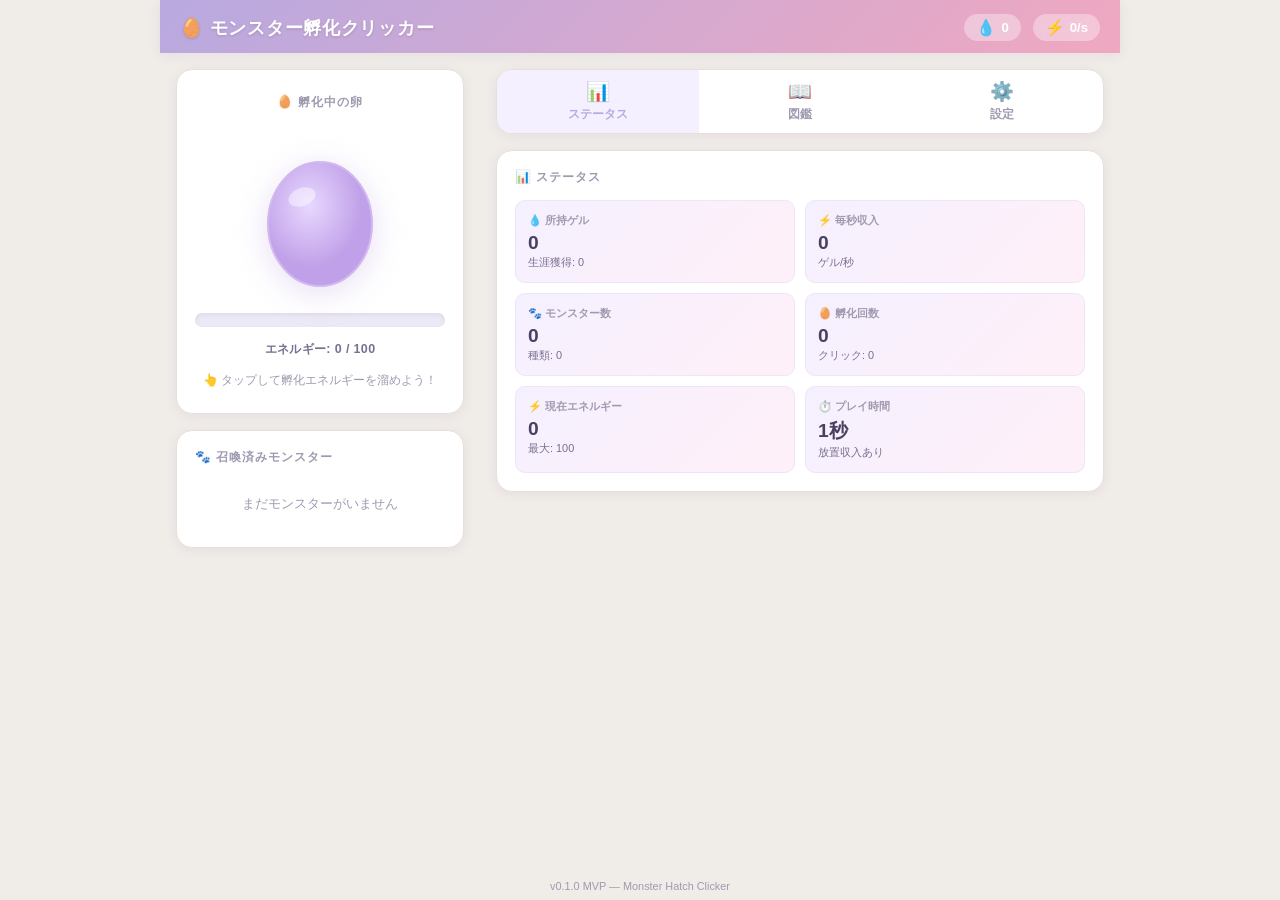
<file: hatchmystory/index.html>
<!DOCTYPE html>
<html lang="ja">
<head>
<meta charset="UTF-8">
<meta name="viewport" content="width=device-width, initial-scale=1.0">
<title>モンスター孵化クリッカー</title>
<style>
  /* ===== CSS Variables & Reset ===== */
  :root {
    --bg: #f0ece8;
    --bg2: #faf7f4;
    --panel: #ffffff;
    --border: #e8e0d8;
    --accent1: #b8a9e0;   /* lavender */
    --accent2: #a8d8b0;   /* mint */
    --accent3: #f5c8a0;   /* peach */
    --accent4: #f0a8c0;   /* pink */
    --text: #4a4060;
    --text2: #7a7090;
    --text3: #a09ab0;
    --shadow: 0 2px 12px rgba(100,80,150,0.08);
    --shadow-lg: 0 6px 24px rgba(100,80,150,0.14);
    --radius: 16px;
    --radius-sm: 10px;
    --font: 'Segoe UI', 'Hiragino Sans', 'Yu Gothic UI', sans-serif;
  }
  *, *::before, *::after { box-sizing: border-box; margin: 0; padding: 0; }
  html, body { height: 100%; }
  body {
    font-family: var(--font);
    background: var(--bg);
    color: var(--text);
    min-height: 100vh;
    -webkit-tap-highlight-color: transparent;
  }

  /* ===== Layout ===== */
  #app {
    display: grid;
    grid-template-rows: auto 1fr auto;
    grid-template-columns: 1fr;
    min-height: 100vh;
    max-width: 520px;
    margin: 0 auto;
  }
  @media (min-width: 900px) {
    #app {
      max-width: 960px;
      grid-template-columns: 320px 1fr;
      grid-template-rows: auto 1fr auto;
    }
    header { grid-column: 1 / -1; }
    #left-panel { grid-column: 1; grid-row: 2; overflow-y: auto; }
    #right-panel { grid-column: 2; grid-row: 2; overflow-y: auto; }
    footer { grid-column: 1 / -1; grid-row: 3; }
  }

  /* ===== Header ===== */
  header {
    background: linear-gradient(135deg, var(--accent1) 0%, var(--accent4) 100%);
    padding: 14px 20px 12px;
    display: flex;
    align-items: center;
    justify-content: space-between;
    box-shadow: var(--shadow);
    position: sticky; top: 0; z-index: 100;
  }
  header h1 {
    font-size: 1.15rem;
    font-weight: 700;
    color: #fff;
    text-shadow: 0 1px 3px rgba(0,0,0,0.15);
    letter-spacing: 0.04em;
  }
  .header-stats {
    display: flex; gap: 12px;
  }
  .stat-chip {
    background: rgba(255,255,255,0.35);
    border-radius: 20px;
    padding: 4px 12px;
    font-size: 0.82rem;
    font-weight: 600;
    color: #fff;
    display: flex; align-items: center; gap: 5px;
    backdrop-filter: blur(6px);
  }
  .stat-chip .icon { font-size: 1rem; }

  /* ===== Panels ===== */
  #left-panel, #right-panel {
    padding: 16px;
    display: flex;
    flex-direction: column;
    gap: 16px;
  }

  /* ===== Card ===== */
  .card {
    background: var(--panel);
    border-radius: var(--radius);
    padding: 18px;
    box-shadow: var(--shadow);
    border: 1px solid var(--border);
  }
  .card-title {
    font-size: 0.78rem;
    font-weight: 700;
    letter-spacing: 0.08em;
    text-transform: uppercase;
    color: var(--text3);
    margin-bottom: 14px;
    display: flex; align-items: center; gap: 6px;
  }

  /* ===== Egg Area ===== */
  #egg-area {
    display: flex;
    flex-direction: column;
    align-items: center;
    gap: 14px;
    padding: 24px 18px;
  }
  #egg-wrap {
    position: relative;
    width: 140px; height: 160px;
    cursor: pointer;
    user-select: none;
    filter: drop-shadow(0 6px 16px rgba(180,150,220,0.3));
    transition: transform 0.08s;
  }
  #egg-wrap:active { transform: scale(0.93); }
  #egg-svg { width: 100%; height: 100%; }
  /* crack lines */
  .crack { stroke: rgba(255,255,255,0.7); stroke-width: 2; fill: none; stroke-linecap: round; opacity: 0; transition: opacity 0.3s; }
  .crack.visible { opacity: 1; }

  /* glow pulse */
  @keyframes eggGlow {
    0%,100% { filter: drop-shadow(0 6px 16px rgba(180,150,220,0.3)); }
    50% { filter: drop-shadow(0 6px 28px rgba(200,160,255,0.7)); }
  }
  #egg-wrap.glowing { animation: eggGlow 1.2s ease-in-out infinite; }

  /* shake */
  @keyframes eggShake {
    0%,100% { transform: rotate(0deg); }
    20% { transform: rotate(-5deg); }
    40% { transform: rotate(5deg); }
    60% { transform: rotate(-3deg); }
    80% { transform: rotate(3deg); }
  }
  #egg-wrap.shaking { animation: eggShake 0.4s ease; }

  /* energy bar */
  #energy-bar-wrap {
    width: 100%;
    background: #ede8f5;
    border-radius: 20px;
    height: 14px;
    overflow: hidden;
    box-shadow: inset 0 2px 4px rgba(0,0,0,0.06);
  }
  #energy-bar {
    height: 100%;
    background: linear-gradient(90deg, var(--accent1), var(--accent4));
    border-radius: 20px;
    transition: width 0.15s ease;
    min-width: 0;
  }
  #energy-label {
    font-size: 0.78rem;
    color: var(--text2);
    font-weight: 600;
    letter-spacing: 0.03em;
  }
  #click-hint {
    font-size: 0.75rem;
    color: var(--text3);
    animation: pulse 2s ease-in-out infinite;
  }
  @keyframes pulse { 0%,100%{opacity:0.6} 50%{opacity:1} }

  /* ===== Float Text ===== */
  .float-text {
    position: fixed;
    font-size: 1rem;
    font-weight: 700;
    color: var(--accent1);
    pointer-events: none;
    animation: floatUp 0.8s ease forwards;
    z-index: 9999;
    text-shadow: 0 1px 4px rgba(0,0,0,0.1);
  }
  @keyframes floatUp {
    0% { opacity: 1; transform: translateY(0) scale(1); }
    100% { opacity: 0; transform: translateY(-50px) scale(1.3); }
  }

  /* ===== Monsters Grid ===== */
  #monsters-grid {
    display: grid;
    grid-template-columns: repeat(auto-fill, minmax(72px, 1fr));
    gap: 10px;
  }
  .monster-card {
    background: linear-gradient(135deg, #f5f0ff, #ffeef8);
    border-radius: var(--radius-sm);
    padding: 10px 6px 8px;
    display: flex;
    flex-direction: column;
    align-items: center;
    gap: 6px;
    border: 1.5px solid #e8dff5;
    position: relative;
    transition: transform 0.15s, box-shadow 0.15s;
  }
  .monster-card:hover { transform: translateY(-2px); box-shadow: var(--shadow-lg); }
  .monster-img-wrap {
    width: 48px; height: 48px;
    border-radius: 50%;
    overflow: hidden;
    background: var(--accent2);
    display: flex; align-items: center; justify-content: center;
    font-size: 1.6rem;
    flex-shrink: 0;
  }
  .monster-img-wrap img { width: 100%; height: 100%; object-fit: cover; }
  .monster-name { font-size: 0.68rem; font-weight: 700; color: var(--text); text-align: center; }
  .monster-count {
    position: absolute; top: 4px; right: 6px;
    font-size: 0.65rem; font-weight: 700;
    color: var(--accent1);
  }
  .monster-income { font-size: 0.62rem; color: var(--text3); }
  .monster-new-badge {
    position: absolute; top: -4px; left: -4px;
    background: var(--accent4);
    color: #fff; font-size: 0.55rem; font-weight: 700;
    border-radius: 6px; padding: 2px 5px;
    animation: badgePop 0.4s ease;
  }
  @keyframes badgePop { 0%{transform:scale(0)} 70%{transform:scale(1.2)} 100%{transform:scale(1)} }
  .empty-monsters {
    grid-column: 1 / -1;
    text-align: center;
    color: var(--text3);
    font-size: 0.8rem;
    padding: 16px;
  }

  /* ===== Hatch Animation Overlay ===== */
  #hatch-overlay {
    position: fixed; inset: 0;
    background: rgba(255,255,255,0.85);
    display: flex;
    flex-direction: column;
    align-items: center;
    justify-content: center;
    gap: 20px;
    z-index: 200;
    opacity: 0;
    pointer-events: none;
    transition: opacity 0.3s;
    backdrop-filter: blur(4px);
  }
  #hatch-overlay.visible { opacity: 1; pointer-events: all; }
  #hatch-monster-img {
    width: 120px; height: 120px;
    border-radius: 50%;
    overflow: hidden;
    background: var(--accent2);
    display: flex; align-items: center; justify-content: center;
    font-size: 4rem;
    box-shadow: 0 8px 32px rgba(180,150,220,0.4);
    animation: popIn 0.5s cubic-bezier(0.175,0.885,0.32,1.275);
  }
  @keyframes popIn {
    0% { transform: scale(0); opacity: 0; }
    100% { transform: scale(1); opacity: 1; }
  }
  #hatch-monster-img img { width: 100%; height: 100%; object-fit: cover; }
  #hatch-title {
    font-size: 1.4rem; font-weight: 800;
    color: var(--text);
    animation: fadeSlideUp 0.4s 0.2s ease both;
  }
  #hatch-desc {
    font-size: 0.88rem; color: var(--text2);
    text-align: center; max-width: 280px; line-height: 1.5;
    animation: fadeSlideUp 0.4s 0.3s ease both;
  }
  #hatch-ok {
    background: linear-gradient(135deg, var(--accent1), var(--accent4));
    color: #fff; border: none;
    padding: 12px 36px; border-radius: 50px;
    font-size: 1rem; font-weight: 700; cursor: pointer;
    box-shadow: var(--shadow);
    transition: transform 0.1s;
    animation: fadeSlideUp 0.4s 0.4s ease both;
  }
  #hatch-ok:active { transform: scale(0.95); }
  @keyframes fadeSlideUp {
    0% { opacity:0; transform: translateY(16px); }
    100% { opacity:1; transform: translateY(0); }
  }

  /* ===== Tab Bar ===== */
  #tab-bar {
    display: flex; gap: 0;
    background: var(--panel);
    border-radius: var(--radius);
    overflow: hidden;
    box-shadow: var(--shadow);
    border: 1px solid var(--border);
  }
  .tab-btn {
    flex: 1; padding: 10px 4px;
    background: none; border: none;
    font-size: 0.75rem; font-weight: 600;
    color: var(--text3); cursor: pointer;
    display: flex; flex-direction: column; align-items: center; gap: 3px;
    transition: color 0.15s, background 0.15s;
  }
  .tab-btn .tab-icon { font-size: 1.2rem; }
  .tab-btn.active { color: var(--accent1); background: #f5f0ff; }
  .tab-btn:hover:not(.active) { background: var(--bg); }

  /* ===== Tab Content ===== */
  .tab-pane { display: none; }
  .tab-pane.active { display: block; }

  /* ===== Zukan ===== */
  #zukan-list { display: flex; flex-direction: column; gap: 12px; }
  .zukan-entry {
    display: flex; gap: 12px; align-items: center;
    padding: 12px; border-radius: var(--radius-sm);
    background: linear-gradient(135deg, #f8f4ff, #fff6fb);
    border: 1.5px solid #ede5fa;
  }
  .zukan-img {
    width: 56px; height: 56px; flex-shrink: 0;
    border-radius: 50%;
    background: var(--accent2);
    display: flex; align-items: center; justify-content: center;
    font-size: 2rem;
    overflow: hidden;
  }
  .zukan-img img { width: 100%; height: 100%; object-fit: cover; }
  .zukan-img.locked { filter: grayscale(1) brightness(0.6); }
  .zukan-info { flex: 1; }
  .zukan-name { font-weight: 700; font-size: 0.9rem; margin-bottom: 3px; }
  .zukan-desc { font-size: 0.78rem; color: var(--text2); line-height: 1.4; }
  .zukan-count-badge {
    background: var(--accent1);
    color: #fff; border-radius: 12px; padding: 2px 8px;
    font-size: 0.68rem; font-weight: 700;
    white-space: nowrap;
  }
  .zukan-entry.undiscovered .zukan-name,
  .zukan-entry.undiscovered .zukan-desc { color: var(--text3); }

  /* ===== Stats Panel ===== */
  #stats-grid {
    display: grid; grid-template-columns: 1fr 1fr; gap: 10px;
  }
  .stat-box {
    background: linear-gradient(135deg, #f5f0ff, #fff0f8);
    border-radius: var(--radius-sm);
    padding: 12px;
    border: 1.5px solid #ede5fa;
  }
  .stat-box-label { font-size: 0.7rem; color: var(--text3); font-weight: 600; margin-bottom: 4px; }
  .stat-box-value { font-size: 1.2rem; font-weight: 800; color: var(--text); }
  .stat-box-sub { font-size: 0.68rem; color: var(--text2); margin-top: 2px; }

  /* ===== Save/Load buttons ===== */
  .btn-row { display: flex; gap: 8px; flex-wrap: wrap; }
  .btn-secondary {
    flex: 1; min-width: 80px;
    padding: 9px 12px;
    border-radius: var(--radius-sm);
    border: 1.5px solid var(--border);
    background: var(--bg2);
    color: var(--text2);
    font-size: 0.8rem; font-weight: 600; cursor: pointer;
    transition: all 0.15s;
  }
  .btn-secondary:hover { border-color: var(--accent1); color: var(--accent1); background: #f5f0ff; }
  .btn-danger {
    background: #fff0f0; color: #e08080; border-color: #f5c0c0;
  }
  .btn-danger:hover { background: #ffe0e0; border-color: #e08080; color: #c04040; }

  /* ===== Offline Notice ===== */
  #offline-notice {
    position: fixed; bottom: 20px; left: 50%; transform: translateX(-50%);
    background: var(--text); color: #fff;
    padding: 10px 22px; border-radius: 50px;
    font-size: 0.82rem; font-weight: 600;
    box-shadow: var(--shadow-lg);
    opacity: 0; pointer-events: none;
    transition: opacity 0.3s;
    z-index: 300;
  }
  #offline-notice.visible { opacity: 1; }

  /* ===== Footer ===== */
  footer {
    text-align: center;
    padding: 8px;
    font-size: 0.68rem;
    color: var(--text3);
  }

  /* ===== Scrollbar ===== */
  ::-webkit-scrollbar { width: 6px; }
  ::-webkit-scrollbar-track { background: transparent; }
  ::-webkit-scrollbar-thumb { background: #d5cce8; border-radius: 3px; }
</style>
</head>
<body>

<div id="app">
  <!-- ===== Header ===== -->
  <header>
    <h1>🥚 モンスター孵化クリッカー</h1>
    <div class="header-stats">
      <div class="stat-chip"><span class="icon">💧</span><span id="hdr-gel">0</span></div>
      <div class="stat-chip"><span class="icon">⚡</span><span id="hdr-gps">0/s</span></div>
    </div>
  </header>

  <!-- ===== Left Panel: Egg ===== -->
  <div id="left-panel">
    <!-- Egg -->
    <div class="card" id="egg-area">
      <div class="card-title">🥚 孵化中の卵</div>
      <div id="egg-wrap" role="button" aria-label="卵をクリック" tabindex="0">
        <svg id="egg-svg" viewBox="0 0 140 160" xmlns="http://www.w3.org/2000/svg">
          <defs>
            <radialGradient id="eggGrad" cx="40%" cy="35%">
              <stop offset="0%" stop-color="#e8d8ff"/>
              <stop offset="100%" stop-color="#c0a0e8"/>
            </radialGradient>
          </defs>
          <!-- Egg body -->
          <ellipse cx="70" cy="85" rx="52" ry="62" fill="url(#eggGrad)" stroke="#d0b8f0" stroke-width="2"/>
          <!-- Shine -->
          <ellipse cx="52" cy="58" rx="14" ry="9" fill="rgba(255,255,255,0.45)" transform="rotate(-20,52,58)"/>
          <!-- Cracks (shown progressively) -->
          <polyline id="crack1" class="crack" points="70,50 65,60 72,68"/>
          <polyline id="crack2" class="crack" points="90,70 85,80 92,85"/>
          <polyline id="crack3" class="crack" points="52,90 58,98 50,105"/>
          <polyline id="crack4" class="crack" points="70,68 78,78 72,90 80,100"/>
        </svg>
      </div>
      <div id="energy-bar-wrap"><div id="energy-bar" style="width:0%"></div></div>
      <div id="energy-label">エネルギー: 0 / 100</div>
      <div id="click-hint">👆 タップして孵化エネルギーを溜めよう！</div>
    </div>

    <!-- Monsters -->
    <div class="card">
      <div class="card-title">🐾 召喚済みモンスター</div>
      <div id="monsters-grid">
        <div class="empty-monsters">まだモンスターがいません</div>
      </div>
    </div>
  </div>

  <!-- ===== Right Panel: Tabs ===== -->
  <div id="right-panel">
    <div id="tab-bar">
      <button class="tab-btn active" data-tab="tab-status"><span class="tab-icon">📊</span>ステータス</button>
      <button class="tab-btn" data-tab="tab-zukan"><span class="tab-icon">📖</span>図鑑</button>
      <button class="tab-btn" data-tab="tab-settings"><span class="tab-icon">⚙️</span>設定</button>
    </div>

    <!-- Status Tab -->
    <div class="tab-pane active card" id="tab-status">
      <div class="card-title">📊 ステータス</div>
      <div id="stats-grid">
        <div class="stat-box">
          <div class="stat-box-label">💧 所持ゲル</div>
          <div class="stat-box-value" id="stat-gel">0</div>
          <div class="stat-box-sub">生涯獲得: <span id="stat-total-gel">0</span></div>
        </div>
        <div class="stat-box">
          <div class="stat-box-label">⚡ 毎秒収入</div>
          <div class="stat-box-value" id="stat-gps">0</div>
          <div class="stat-box-sub">ゲル/秒</div>
        </div>
        <div class="stat-box">
          <div class="stat-box-label">🐾 モンスター数</div>
          <div class="stat-box-value" id="stat-monsters">0</div>
          <div class="stat-box-sub">種類: <span id="stat-species">0</span></div>
        </div>
        <div class="stat-box">
          <div class="stat-box-label">🥚 孵化回数</div>
          <div class="stat-box-value" id="stat-hatches">0</div>
          <div class="stat-box-sub">クリック: <span id="stat-clicks">0</span></div>
        </div>
        <div class="stat-box">
          <div class="stat-box-label">⚡ 現在エネルギー</div>
          <div class="stat-box-value" id="stat-energy">0</div>
          <div class="stat-box-sub">最大: <span id="stat-max-energy">100</span></div>
        </div>
        <div class="stat-box">
          <div class="stat-box-label">⏱️ プレイ時間</div>
          <div class="stat-box-value" id="stat-playtime">0分</div>
          <div class="stat-box-sub">放置収入あり</div>
        </div>
      </div>
    </div>

    <!-- Zukan Tab -->
    <div class="tab-pane card" id="tab-zukan">
      <div class="card-title">📖 モンスター図鑑</div>
      <div id="zukan-list"></div>
    </div>

    <!-- Settings Tab -->
    <div class="tab-pane card" id="tab-settings">
      <div class="card-title">⚙️ 設定</div>
      <div style="display:flex;flex-direction:column;gap:14px;">
        <div>
          <div class="stat-box-label" style="margin-bottom:8px;">セーブ / ロード</div>
          <div class="btn-row">
            <button class="btn-secondary" id="btn-save">💾 保存</button>
            <button class="btn-secondary" id="btn-export">📤 エクスポート</button>
            <button class="btn-secondary" id="btn-import">📥 インポート</button>
          </div>
        </div>
        <div>
          <div class="stat-box-label" style="margin-bottom:8px;">危険ゾーン</div>
          <div class="btn-row">
            <button class="btn-secondary btn-danger" id="btn-reset">🗑️ データリセット</button>
          </div>
        </div>
        <div style="font-size:0.73rem;color:var(--text3);line-height:1.6;">
          ゲームは自動的に30秒ごとにセーブされます。<br>
          ブラウザを閉じても放置収入は次回起動時に精算されます。
        </div>
      </div>
    </div>
  </div>

  <footer>v0.1.0 MVP — Monster Hatch Clicker</footer>
</div>

<!-- ===== Hatch Overlay ===== -->
<div id="hatch-overlay">
  <div id="hatch-monster-img"></div>
  <div id="hatch-title">新しいモンスター誕生！</div>
  <div id="hatch-desc"></div>
  <button id="hatch-ok">やった！</button>
</div>

<!-- ===== Offline Notice ===== -->
<div id="offline-notice" id="offline-notice"></div>

<script>
'use strict';

/* ============================================================
   DATA DEFINITIONS
   拡張性のためすべてのゲームコンテンツをここで定義
   ============================================================ */

const MONSTER_DEFS = [
  {
    id: 'slime_green',
    name: 'グリーンスライム',
    emoji: '🟢',
    imagePath: 'images/slime_green.png',
    description: '草原に生息する愛らしいスライム。のんびり屋だが、意外とタフ。ゲルを毎秒少しずつ生産する。',
    rarity: 'common',
    gelPerSec: 1,
    hatchWeight: 80,
    hatchEnergyCost: 100,
    bgColor: '#b8e8b0',
  },
  {
    id: 'slime_pink',
    name: 'ピンクスライム',
    emoji: '🩷',
    imagePath: 'images/slime_pink.png',
    description: '甘い香りを放つ珍しいスライム。感情豊かで、飼い主に懐きやすい。',
    rarity: 'uncommon',
    gelPerSec: 3,
    hatchWeight: 30,
    hatchEnergyCost: 100,
    bgColor: '#f5c8d8',
  },
  {
    id: 'slime_blue',
    name: 'ブルースライム',
    emoji: '🔵',
    imagePath: 'images/slime_blue.png',
    description: '水辺に住む知性派スライム。冷静沈着で判断が速い。ゲルの生産量も優秀。',
    rarity: 'uncommon',
    gelPerSec: 5,
    hatchWeight: 20,
    hatchEnergyCost: 100,
    bgColor: '#a8c8f8',
  },
  {
    id: 'slime_gold',
    name: 'ゴールドスライム',
    emoji: '✨',
    imagePath: 'images/slime_gold.png',
    description: '伝説のスライム。その体は純金のように輝き、触れるものすべてをゲルに変えるとも言われる。',
    rarity: 'rare',
    gelPerSec: 20,
    hatchWeight: 5,
    hatchEnergyCost: 100,
    bgColor: '#f8e080',
  },
];

// 図鑑はすべてのモンスターを最初から表示(未発見はロック表示)
const RARITY_COLOR = {
  common: '#a0c890',
  uncommon: '#90b0e0',
  rare: '#e0c050',
  legendary: '#e090d0',
};
const RARITY_LABEL = {
  common: 'コモン',
  uncommon: 'アンコモン',
  rare: 'レア',
  legendary: 'レジェンド',
};

/* ============================================================
   STATE
   ============================================================ */
function createInitialState() {
  return {
    version: 1,
    gel: 0,
    totalGelEarned: 0,
    energy: 0,
    maxEnergy: 100,
    energyPerClick: 10,
    totalClicks: 0,
    totalHatches: 0,
    // { [monsterId]: count }
    monsters: {},
    playTimeSeconds: 0,
    lastSaveTimestamp: Date.now(),
    lastTickTimestamp: Date.now(),
  };
}

let state = createInitialState();

/* ============================================================
   PERSISTENCE
   ============================================================ */
const SAVE_KEY = 'monsterHatchClicker_v1';

function saveGame() {
  state.lastSaveTimestamp = Date.now();
  try {
    localStorage.setItem(SAVE_KEY, JSON.stringify(state));
    showOfflineNotice('💾 セーブしました！');
  } catch(e) {
    console.error('Save failed', e);
  }
}

function loadGame() {
  try {
    const raw = localStorage.getItem(SAVE_KEY);
    if (!raw) return false;
    const saved = JSON.parse(raw);
    state = Object.assign(createInitialState(), saved);
    return true;
  } catch(e) {
    console.error('Load failed', e);
    return false;
  }
}

function resetGame() {
  if (!confirm('本当にリセットしますか？すべてのデータが消えます。')) return;
  localStorage.removeItem(SAVE_KEY);
  state = createInitialState();
  renderAll();
  showOfflineNotice('🗑️ リセットしました');
}

function exportSave() {
  const data = btoa(unescape(encodeURIComponent(JSON.stringify(state))));
  const ta = document.createElement('textarea');
  ta.value = data;
  document.body.appendChild(ta);
  ta.select();
  document.execCommand('copy');
  document.body.removeChild(ta);
  showOfflineNotice('📤 クリップボードにコピーしました');
}

function importSave() {
  const data = prompt('セーブデータを貼り付けてください:');
  if (!data) return;
  try {
    const parsed = JSON.parse(decodeURIComponent(escape(atob(data))));
    state = Object.assign(createInitialState(), parsed);
    renderAll();
    showOfflineNotice('📥 インポート成功！');
  } catch(e) {
    alert('セーブデータが正しくありません。');
  }
}

/* ============================================================
   GAME LOGIC
   ============================================================ */

/** ゲルの毎秒収入を計算 */
function calcGelPerSec() {
  let gps = 0;
  for (const [id, count] of Object.entries(state.monsters)) {
    const def = MONSTER_DEFS.find(m => m.id === id);
    if (def) gps += def.gelPerSec * count;
  }
  return gps;
}

/** モンスター総数 */
function calcTotalMonsters() {
  return Object.values(state.monsters).reduce((a, b) => a + b, 0);
}

/** 卵クリック処理 */
function handleEggClick(event) {
  state.energy = Math.min(state.energy + state.energyPerClick, state.maxEnergy);
  state.totalClicks++;

  // フロートテキスト
  spawnFloatText(`+${state.energyPerClick}⚡`, event);

  // 卵を揺らす
  const eggWrap = document.getElementById('egg-wrap');
  eggWrap.classList.remove('shaking');
  void eggWrap.offsetWidth; // reflow
  eggWrap.classList.add('shaking');

  updateCracks();
  updateEnergyBar();
  updateHeaderStats();
  updateStatusTab();

  // 孵化判定
  if (state.energy >= state.maxEnergy) {
    hatchMonster();
  }
}

/** 孵化処理 */
function hatchMonster() {
  state.energy = 0;
  state.totalHatches++;

  const monster = pickMonster();
  if (!monster) return;

  state.monsters[monster.id] = (state.monsters[monster.id] || 0) + 1;

  updateCracks(); // reset cracks
  updateEnergyBar();
  renderMonstersGrid();
  renderZukan();
  updateStatusTab();

  showHatchOverlay(monster);
}

/** 重み付きランダムでモンスター選択 */
function pickMonster() {
  const total = MONSTER_DEFS.reduce((a, m) => a + m.hatchWeight, 0);
  let r = Math.random() * total;
  for (const m of MONSTER_DEFS) {
    r -= m.hatchWeight;
    if (r <= 0) return m;
  }
  return MONSTER_DEFS[0];
}

/** ゲームループ（1秒ごと） */
let lastTick = Date.now();
function gameTick() {
  const now = Date.now();
  const delta = (now - lastTick) / 1000;
  lastTick = now;

  const gps = calcGelPerSec();
  const earned = gps * delta;

  state.gel += earned;
  state.totalGelEarned += earned;
  state.playTimeSeconds += delta;

  updateHeaderStats();

  // 部分的な更新のみ（重い描画は避ける）
  document.getElementById('stat-gel').textContent = formatNum(state.gel);
  document.getElementById('stat-total-gel').textContent = formatNum(state.totalGelEarned);
  document.getElementById('stat-gps').textContent = formatNum(gps);
  document.getElementById('stat-playtime').textContent = formatTime(state.playTimeSeconds);
  document.getElementById('hdr-gel').textContent = formatNum(Math.floor(state.gel));
  document.getElementById('hdr-gps').textContent = formatNum(gps) + '/s';
}

/** 放置収入（オフライン精算） */
function processOfflineIncome() {
  const now = Date.now();
  const offlineSec = Math.max(0, (now - state.lastSaveTimestamp) / 1000);
  if (offlineSec < 5) return;

  const gps = calcGelPerSec();
  const earned = gps * offlineSec;
  if (earned < 0.01) return;

  state.gel += earned;
  state.totalGelEarned += earned;

  const minutes = Math.floor(offlineSec / 60);
  showOfflineNotice(`⏰ ${minutes}分放置 → +${formatNum(earned)} ゲル獲得！`);
}

/* ============================================================
   RENDER
   ============================================================ */

function renderAll() {
  updateEnergyBar();
  updateCracks();
  renderMonstersGrid();
  renderZukan();
  updateStatusTab();
  updateHeaderStats();
}

function updateHeaderStats() {
  const gps = calcGelPerSec();
  document.getElementById('hdr-gel').textContent = formatNum(Math.floor(state.gel));
  document.getElementById('hdr-gps').textContent = formatNum(gps) + '/s';
}

function updateEnergyBar() {
  const pct = (state.energy / state.maxEnergy) * 100;
  document.getElementById('energy-bar').style.width = pct + '%';
  document.getElementById('energy-label').textContent =
    `エネルギー: ${Math.floor(state.energy)} / ${state.maxEnergy}`;
  document.getElementById('stat-energy').textContent = Math.floor(state.energy);
  document.getElementById('stat-max-energy').textContent = state.maxEnergy;

  // glow when almost full
  const eggWrap = document.getElementById('egg-wrap');
  if (pct >= 80) {
    eggWrap.classList.add('glowing');
  } else {
    eggWrap.classList.remove('glowing');
  }
}

function updateCracks() {
  const pct = state.energy / state.maxEnergy;
  const cracks = document.querySelectorAll('.crack');
  // 4 cracks appear at 25%, 50%, 75%, 100%
  cracks.forEach((c, i) => {
    c.classList.toggle('visible', pct >= (i + 1) * 0.25);
  });
}

function renderMonstersGrid() {
  const grid = document.getElementById('monsters-grid');
  const entries = Object.entries(state.monsters).filter(([, c]) => c > 0);

  if (entries.length === 0) {
    grid.innerHTML = '<div class="empty-monsters">まだモンスターがいません</div>';
    return;
  }

  grid.innerHTML = '';
  for (const [id, count] of entries) {
    const def = MONSTER_DEFS.find(m => m.id === id);
    if (!def) continue;

    const card = document.createElement('div');
    card.className = 'monster-card';
    card.innerHTML = `
      <div class="monster-count">×${count}</div>
      <div class="monster-img-wrap" style="background:${def.bgColor}">
        ${buildMonsterImgTag(def)}
      </div>
      <div class="monster-name">${def.name}</div>
      <div class="monster-income">+${def.gelPerSec}/s</div>
    `;
    grid.appendChild(card);
  }
}

function renderZukan() {
  const list = document.getElementById('zukan-list');
  list.innerHTML = '';

  for (const def of MONSTER_DEFS) {
    const count = state.monsters[def.id] || 0;
    const discovered = count > 0;

    const entry = document.createElement('div');
    entry.className = 'zukan-entry' + (discovered ? '' : ' undiscovered');

    entry.innerHTML = `
      <div class="zukan-img ${discovered ? '' : 'locked'}" style="background:${def.bgColor}">
        ${discovered ? buildMonsterImgTag(def) : '❓'}
      </div>
      <div class="zukan-info">
        <div class="zukan-name">
          ${discovered ? def.name : '???'}
          <span style="font-size:0.65rem;color:${RARITY_COLOR[def.rarity]};margin-left:6px;">
            ${RARITY_LABEL[def.rarity]}
          </span>
        </div>
        <div class="zukan-desc">
          ${discovered ? def.description : 'まだ発見されていません。卵を孵化させて図鑑を埋めよう！'}
        </div>
        ${discovered ? `<div class="zukan-desc" style="margin-top:4px;">💧 +${def.gelPerSec}/秒</div>` : ''}
      </div>
      ${discovered ? `<div class="zukan-count-badge">×${count}</div>` : ''}
    `;
    list.appendChild(entry);
  }
}

function updateStatusTab() {
  document.getElementById('stat-gel').textContent = formatNum(state.gel);
  document.getElementById('stat-total-gel').textContent = formatNum(state.totalGelEarned);
  document.getElementById('stat-gps').textContent = formatNum(calcGelPerSec());
  document.getElementById('stat-monsters').textContent = calcTotalMonsters();
  document.getElementById('stat-species').textContent = Object.keys(state.monsters).length;
  document.getElementById('stat-hatches').textContent = state.totalHatches;
  document.getElementById('stat-clicks').textContent = state.totalClicks;
  document.getElementById('stat-energy').textContent = Math.floor(state.energy);
  document.getElementById('stat-max-energy').textContent = state.maxEnergy;
  document.getElementById('stat-playtime').textContent = formatTime(state.playTimeSeconds);
}

/** モンスター画像タグ：画像がなければ絵文字プレースホルダー */
function buildMonsterImgTag(def) {
  // 画像エラー時に絵文字フォールバック
  return `<img src="${def.imagePath}" alt="${def.name}"
    onerror="this.style.display='none';this.nextElementSibling.style.display='block';"
    style="width:100%;height:100%;object-fit:cover;">
  <span style="display:none;font-size:1.8rem;">${def.emoji}</span>`;
}

/* ============================================================
   HATCH OVERLAY
   ============================================================ */
function showHatchOverlay(monster) {
  const overlay = document.getElementById('hatch-overlay');
  const imgEl = document.getElementById('hatch-monster-img');
  const titleEl = document.getElementById('hatch-title');
  const descEl = document.getElementById('hatch-desc');

  imgEl.style.background = monster.bgColor;
  imgEl.innerHTML = buildMonsterImgTag(monster);
  titleEl.textContent = `✨ ${monster.name} 誕生！`;
  descEl.textContent = monster.description;

  overlay.classList.add('visible');
}

document.getElementById('hatch-ok').addEventListener('click', () => {
  document.getElementById('hatch-overlay').classList.remove('visible');
});

/* ============================================================
   FLOAT TEXT
   ============================================================ */
function spawnFloatText(text, event) {
  const el = document.createElement('div');
  el.className = 'float-text';
  el.textContent = text;

  let x, y;
  if (event && event.touches && event.touches.length > 0) {
    x = event.touches[0].clientX;
    y = event.touches[0].clientY;
  } else if (event) {
    x = event.clientX;
    y = event.clientY;
  } else {
    const rect = document.getElementById('egg-wrap').getBoundingClientRect();
    x = rect.left + rect.width / 2;
    y = rect.top;
  }

  el.style.left = (x - 20) + 'px';
  el.style.top = (y - 10) + 'px';
  document.body.appendChild(el);
  el.addEventListener('animationend', () => el.remove());
}

/* ============================================================
   OFFLINE NOTICE
   ============================================================ */
let offlineTimer = null;
function showOfflineNotice(msg) {
  const el = document.getElementById('offline-notice');
  el.textContent = msg;
  el.classList.add('visible');
  clearTimeout(offlineTimer);
  offlineTimer = setTimeout(() => el.classList.remove('visible'), 2800);
}

/* ============================================================
   TABS
   ============================================================ */
document.querySelectorAll('.tab-btn').forEach(btn => {
  btn.addEventListener('click', () => {
    document.querySelectorAll('.tab-btn').forEach(b => b.classList.remove('active'));
    document.querySelectorAll('.tab-pane').forEach(p => p.classList.remove('active'));
    btn.classList.add('active');
    document.getElementById(btn.dataset.tab).classList.add('active');
  });
});

/* ============================================================
   UTILITY
   ============================================================ */
function formatNum(n) {
  if (n >= 1e9) return (n / 1e9).toFixed(2) + 'B';
  if (n >= 1e6) return (n / 1e6).toFixed(2) + 'M';
  if (n >= 1e3) return (n / 1e3).toFixed(1) + 'K';
  return Math.floor(n).toString();
}
function formatTime(sec) {
  sec = Math.floor(sec);
  if (sec < 60) return sec + '秒';
  if (sec < 3600) return Math.floor(sec / 60) + '分' + (sec % 60) + '秒';
  return Math.floor(sec / 3600) + '時間' + Math.floor((sec % 3600) / 60) + '分';
}

/* ============================================================
   EVENT LISTENERS
   ============================================================ */
const eggWrap = document.getElementById('egg-wrap');
eggWrap.addEventListener('click', handleEggClick);
eggWrap.addEventListener('keydown', e => { if (e.key === 'Enter' || e.key === ' ') handleEggClick(e); });

document.getElementById('btn-save').addEventListener('click', saveGame);
document.getElementById('btn-export').addEventListener('click', exportSave);
document.getElementById('btn-import').addEventListener('click', importSave);
document.getElementById('btn-reset').addEventListener('click', resetGame);

/* ============================================================
   INIT
   ============================================================ */
(function init() {
  const loaded = loadGame();
  if (loaded) {
    processOfflineIncome();
    showOfflineNotice('✅ セーブデータを読み込みました');
  }

  lastTick = Date.now();
  renderAll();

  // ゲームループ
  setInterval(gameTick, 200); // 200msごとに収入計算

  // 自動セーブ（30秒ごと）
  setInterval(() => {
    state.lastSaveTimestamp = Date.now();
    try { localStorage.setItem(SAVE_KEY, JSON.stringify(state)); } catch(e) {}
  }, 30000);
})();
</script>
</body>
</html>
</file>
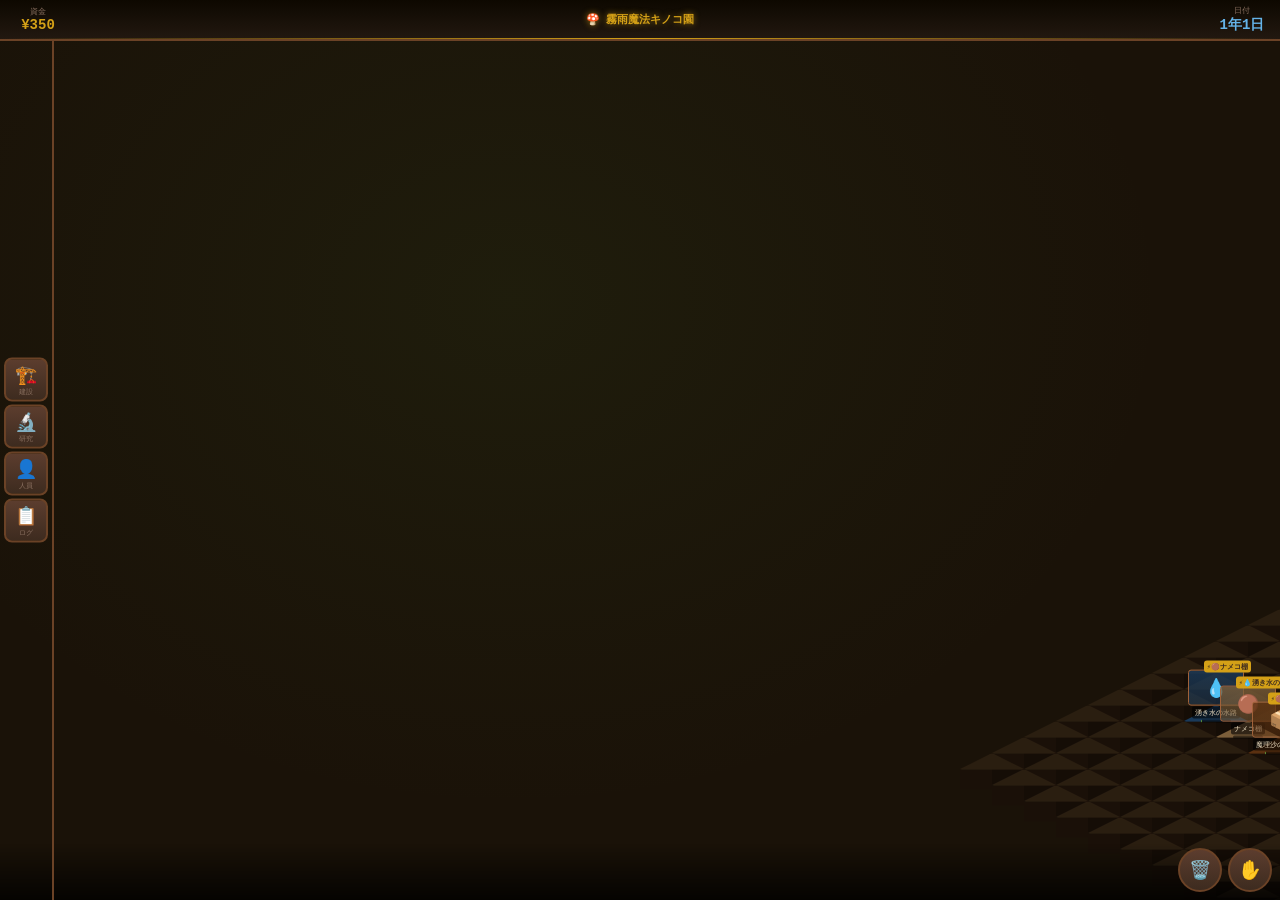
<file: kirisamekinoko/index.html>
<!DOCTYPE html>
<html lang="ja">
<head>
<meta charset="UTF-8">
<meta name="viewport" content="width=device-width, initial-scale=1.0, user-scalable=no">
<title>霧雨魔法キノコ園 v2</title>
<style>
*{margin:0;padding:0;box-sizing:border-box;-webkit-tap-highlight-color:transparent;}
:root{
  --bg:#1a1208;
  --panel-bg:#221810;
  --border:#6b4226;
  --border-light:#a0623a;
  --cream:#f5e6c8;
  --gold:#d4a017;
  --green:#4a7c2f;
  --green-light:#7ab648;
  --brown:#3d2b1f;
  --brown-mid:#5c3d2e;
  --red:#c0392b;
  --blue:#2980b9;
  --shadow:rgba(0,0,0,0.7);
}
body{
  background:var(--bg);
  font-family:'Courier New',monospace;
  color:var(--cream);
  height:100dvh;
  display:flex;
  flex-direction:column;
  overflow:hidden;
  user-select:none;
}

/* ===== HEADER ===== */
#header{
  background:linear-gradient(180deg,#0d0800,var(--panel-bg));
  border-bottom:2px solid var(--border);
  padding:5px 8px;
  display:flex;
  justify-content:space-between;
  align-items:center;
  flex-shrink:0;
  position:relative;
  z-index:20;
}
#header::after{
  content:'';position:absolute;bottom:0;left:0;right:0;height:1px;
  background:linear-gradient(90deg,transparent,var(--gold),transparent);
  animation:shimmer 2.5s infinite;
}
@keyframes shimmer{0%{transform:translateX(-100%)}100%{transform:translateX(100%)}}
.hdr-stat{display:flex;flex-direction:column;align-items:center;min-width:60px;}
.hdr-label{font-size:8px;color:#8a7060;text-transform:uppercase;}
.hdr-value{font-size:14px;font-weight:bold;color:var(--gold);}
.hdr-value.green{color:var(--green-light);}
.hdr-value.blue{color:#64b3e8;}
#title-badge{font-size:11px;font-weight:bold;color:var(--gold);text-shadow:0 0 6px rgba(212,160,23,.6);}

/* ===== ISO VIEWPORT ===== */
#iso-viewport{
  flex:1;
  overflow:hidden;
  position:relative;
  background:
    radial-gradient(ellipse at 40% 30%,rgba(74,124,47,.1) 0%,transparent 60%),
    var(--bg);
  cursor:default;
}
#iso-scroll{
  position:absolute;
  inset:0;
  overflow:hidden;
  touch-action:none;
}
#iso-stage{
  position:absolute;
  top:50%;left:50%;
  transform-origin:50% 50%;
}

/* ===== ISO TILE ===== */
.iso-tile{
  position:absolute;
  transform-origin:50% 100%;
  transition:filter .15s;
  cursor:pointer;
}
.iso-tile:hover .tile-top{filter:brightness(1.3);}
.tile-top,.tile-left,.tile-right{position:absolute;pointer-events:none;}
.tile-top{
  width:var(--tw);height:var(--th);
  clip-path:polygon(50% 0%,100% 50%,50% 100%,0% 50%);
}
.tile-left{
  width:calc(var(--tw)/2);
  height:var(--th);
  clip-path:polygon(0% 0%,100% 0%,100% 100%,0% 100%);
  top:calc(var(--th)/2);
  left:0;
}
.tile-right{
  width:calc(var(--tw)/2);
  height:var(--th);
  clip-path:polygon(0% 0%,100% 0%,100% 100%,0% 100%);
  top:calc(var(--th)/2);
  left:calc(var(--tw)/2);
}

/* ===== BUILDING SPRITES ===== */
.bld-sprite{
  position:absolute;
  display:flex;
  flex-direction:column;
  align-items:center;
  justify-content:flex-end;
  pointer-events:none;
  transform:translateX(-50%);
}
.bld-body{
  background:linear-gradient(180deg,#4a3828,#2d1f10);
  border:1px solid var(--border-light);
  border-radius:3px;
  display:flex;
  align-items:center;
  justify-content:center;
  font-size:18px;
  position:relative;
}
.bld-roof{
  width:0;height:0;
  border-left:solid transparent;
  border-right:solid transparent;
  border-bottom:solid #6b4226;
}
.bld-label{
  font-size:7px;color:var(--cream);
  background:rgba(0,0,0,.6);
  padding:1px 3px;border-radius:2px;
  white-space:nowrap;margin-top:1px;
}
.bld-progress{
  width:30px;height:3px;
  background:rgba(0,0,0,.5);
  border-radius:2px;overflow:hidden;
  margin-top:1px;
}
.bld-progress-fill{
  height:100%;
  background:linear-gradient(90deg,var(--green),var(--green-light));
  transition:width .3s;
}
.bld-combo{
  position:absolute;
  top:-10px;right:-8px;
  background:var(--gold);color:var(--brown);
  font-size:7px;font-weight:bold;
  padding:1px 3px;border-radius:3px;
  white-space:nowrap;
  animation:combo-pop .3s ease-out;
}
@keyframes combo-pop{
  0%{transform:scale(0)}50%{transform:scale(1.2)}100%{transform:scale(1)}
}

/* ===== CHARACTER ===== */
.character{
  position:absolute;
  display:flex;flex-direction:column;
  align-items:center;
  pointer-events:none;
  transition:left .4s linear,top .4s linear;
  z-index:5;
}
.char-body{
  width:16px;height:20px;
  border-radius:3px 3px 0 0;
  position:relative;
  display:flex;align-items:center;justify-content:center;
  font-size:12px;
}
.char-hat{font-size:14px;line-height:1;}
.char-carry{
  position:absolute;
  top:-10px;right:-6px;
  font-size:11px;
  animation:carry-bob .5s ease-in-out infinite alternate;
}
@keyframes carry-bob{0%{transform:translateY(0)}100%{transform:translateY(-2px)}}
.char-shadow{
  width:12px;height:4px;
  background:rgba(0,0,0,.4);
  border-radius:50%;
  margin-top:1px;
}
.char-status{
  font-size:7px;
  background:rgba(0,0,0,.7);
  padding:1px 3px;border-radius:2px;
  white-space:nowrap;
  margin-top:1px;
}

/* ===== PARTICLES ===== */
.particle{
  position:fixed;pointer-events:none;z-index:100;
  font-size:11px;font-weight:bold;
  animation:float-up .9s ease-out forwards;
}
@keyframes float-up{
  0%{opacity:1;transform:translateY(0) scale(1)}
  100%{opacity:0;transform:translateY(-45px) scale(.7)}
}

/* ===== OVERLAY EVENTS ===== */
#event-overlay{
  position:fixed;inset:0;
  pointer-events:none;
  z-index:30;opacity:0;
  transition:opacity .5s;
}
#event-overlay.fog{
  opacity:1;
  background:radial-gradient(ellipse at center,rgba(180,210,255,.35) 0%,rgba(150,180,230,.15) 100%);
  animation:fog-drift 4s ease-in-out infinite;
}
@keyframes fog-drift{0%,100%{opacity:.6}50%{opacity:1}}

/* ===== EVENT BANNER ===== */
#event-banner{
  position:fixed;top:56px;left:50%;
  transform:translateX(-50%);
  background:linear-gradient(90deg,#0d0800,#2d1f10,#0d0800);
  border:2px solid var(--gold);
  border-radius:10px;
  padding:7px 14px;
  font-size:12px;font-weight:bold;
  color:var(--gold);
  text-shadow:0 0 8px rgba(212,160,23,.8);
  z-index:40;
  opacity:0;pointer-events:none;
  max-width:88vw;text-align:center;
  white-space:normal;
}
#event-banner.show{animation:banner-anim 3s ease forwards;}
@keyframes banner-anim{
  0%{opacity:0;transform:translateX(-50%) translateY(-8px)}
  12%{opacity:1;transform:translateX(-50%) translateY(0)}
  80%{opacity:1}
  100%{opacity:0;transform:translateX(-50%) translateY(-8px)}
}

/* ===== LEFT MENU ===== */
#left-menu{
  position:fixed;left:0;top:50%;
  transform:translateY(-50%);
  z-index:20;
  display:flex;
  flex-direction:column;
  gap:3px;
  padding:4px;
}
.menu-icon-btn{
  width:44px;height:44px;
  background:linear-gradient(180deg,var(--brown-mid),var(--brown));
  border:2px solid var(--border);
  border-radius:8px;
  display:flex;flex-direction:column;
  align-items:center;justify-content:center;
  font-size:18px;
  cursor:pointer;
  transition:all .15s;
  position:relative;
}
.menu-icon-btn.active{
  border-color:var(--gold);
  background:linear-gradient(180deg,#4a3820,#2d2010);
  box-shadow:0 0 8px rgba(212,160,23,.4);
}
.menu-icon-btn:active{transform:scale(.9);}
.menu-icon-btn .btn-sub{font-size:7px;color:#8a7060;margin-top:1px;}

/* ===== SLIDE PANEL ===== */
#slide-panel{
  position:fixed;left:52px;top:0;bottom:0;
  width:0;overflow:hidden;
  background:linear-gradient(90deg,var(--panel-bg),rgba(34,24,16,.97));
  border-right:2px solid var(--border);
  z-index:19;
  transition:width .25s ease;
  display:flex;flex-direction:column;
}
#slide-panel.open{width:160px;}
#slide-panel-inner{
  padding:8px 6px;
  overflow-y:auto;
  flex:1;
  min-width:160px;
}
.panel-section-title{
  font-size:9px;color:var(--gold);
  text-transform:uppercase;
  letter-spacing:1px;
  margin:8px 0 4px;
  padding-bottom:2px;
  border-bottom:1px solid var(--border);
}
.panel-item{
  padding:7px 6px;
  border-radius:6px;
  cursor:pointer;
  transition:background .15s;
  display:flex;align-items:center;gap:6px;
  margin-bottom:2px;
}
.panel-item:hover{background:rgba(255,255,255,.07);}
.panel-item.selected{
  background:rgba(74,124,47,.25);
  border:1px solid var(--green);
}
.panel-item .item-icon{font-size:18px;flex-shrink:0;}
.panel-item .item-info{flex:1;overflow:hidden;}
.panel-item .item-name{font-size:10px;font-weight:bold;color:var(--cream);white-space:nowrap;overflow:hidden;text-overflow:ellipsis;}
.panel-item .item-cost{font-size:9px;color:var(--gold);}
.panel-item.locked{opacity:.4;}

/* ===== DETAIL PANEL ===== */
#detail-panel{
  position:fixed;bottom:0;left:0;right:0;
  background:linear-gradient(180deg,rgba(13,8,0,.95),#0d0800);
  border-top:2px solid var(--border);
  padding:10px 12px 14px;
  z-index:18;
  transform:translateY(100%);
  transition:transform .25s ease;
  max-height:45vh;
  overflow-y:auto;
}
#detail-panel.open{transform:translateY(0);}
.dp-row{display:flex;gap:10px;align-items:flex-start;margin-bottom:8px;}
.dp-icon{font-size:32px;flex-shrink:0;}
.dp-info{flex:1;}
.dp-name{font-size:15px;font-weight:bold;color:var(--gold);margin-bottom:2px;}
.dp-cost{font-size:11px;color:var(--green-light);margin-bottom:4px;}
.dp-flavor{font-size:10px;color:#c4a882;font-style:italic;line-height:1.4;margin-bottom:6px;padding:6px 8px;background:rgba(255,255,255,.04);border-left:2px solid var(--border-light);border-radius:0 4px 4px 0;}
.dp-effects{display:flex;flex-wrap:wrap;gap:4px;margin-bottom:8px;}
.dp-tag{font-size:9px;padding:2px 6px;border-radius:10px;background:rgba(74,124,47,.3);border:1px solid var(--green);color:var(--green-light);}
.dp-tag.combo{background:rgba(212,160,23,.2);border-color:var(--gold);color:var(--gold);}
#dp-build-btn{
  width:100%;padding:10px;
  background:linear-gradient(180deg,var(--green),#2d4a1e);
  border:2px solid var(--green-light);
  border-radius:8px;
  color:var(--cream);font-size:13px;font-weight:bold;
  cursor:pointer;
  transition:all .15s;
}
#dp-build-btn:active{transform:scale(.97);}
#dp-build-btn:disabled{opacity:.4;cursor:not-allowed;}
#dp-cancel-btn{
  width:100%;padding:7px;margin-top:5px;
  background:transparent;
  border:1px solid var(--border);
  border-radius:6px;
  color:#8a7060;font-size:11px;
  cursor:pointer;
}

/* ===== RESEARCH PANEL CONTENT ===== */
.research-card{
  background:rgba(255,255,255,.04);
  border:1px solid var(--border);
  border-radius:6px;
  padding:7px 8px;
  margin-bottom:6px;
}
.rc-header{display:flex;justify-content:space-between;align-items:center;margin-bottom:3px;}
.rc-name{font-size:11px;font-weight:bold;}
.rc-status{font-size:9px;color:var(--gold);}
.rc-desc{font-size:9px;color:#8a7060;margin-bottom:5px;}
.rc-bar{height:5px;background:rgba(255,255,255,.1);border-radius:3px;overflow:hidden;margin-bottom:4px;}
.rc-bar-fill{height:100%;background:linear-gradient(90deg,#2980b9,#64b3e8);transition:width .4s;}
.rc-btn{
  width:100%;padding:5px;
  background:rgba(41,128,185,.2);
  border:1px solid #2980b9;
  border-radius:4px;
  color:#64b3e8;font-size:10px;
  cursor:pointer;
}
.rc-btn:disabled{opacity:.4;cursor:not-allowed;}

/* ===== STAFF PANEL ===== */
.staff-card{
  background:rgba(255,255,255,.04);
  border:1px solid var(--border);
  border-radius:6px;
  padding:7px;
  margin-bottom:5px;
  display:flex;align-items:center;gap:8px;
}
.sc-avatar{font-size:22px;}
.sc-info{flex:1;}
.sc-name{font-size:11px;font-weight:bold;}
.sc-role{font-size:9px;color:#8a7060;}
.sc-stats{display:flex;gap:6px;margin-top:2px;}
.sc-stat{font-size:8px;background:rgba(255,255,255,.06);padding:1px 4px;border-radius:3px;}
.hire-btn{
  padding:4px 7px;
  background:rgba(74,124,47,.3);
  border:1px solid var(--green);
  border-radius:4px;
  color:var(--green-light);font-size:10px;
  cursor:pointer;
}
.hire-btn:disabled{opacity:.4;cursor:not-allowed;}

/* ===== BOTTOM TOOLBAR ===== */
#bottom-bar{
  position:fixed;bottom:0;left:0;right:0;
  background:linear-gradient(180deg,transparent,rgba(0,0,0,.8));
  padding:4px 8px 8px;
  display:flex;justify-content:flex-end;gap:6px;
  z-index:17;
  pointer-events:none;
}
#bottom-bar.hidden{display:none;}
.tool-btn{
  pointer-events:auto;
  width:44px;height:44px;
  background:linear-gradient(180deg,var(--brown-mid),var(--brown));
  border:2px solid var(--border);
  border-radius:50%;
  display:flex;flex-direction:column;
  align-items:center;justify-content:center;
  font-size:18px;
  cursor:pointer;
  transition:all .15s;
}
.tool-btn.active{border-color:var(--gold);box-shadow:0 0 8px rgba(212,160,23,.5);}
.tool-btn:active{transform:scale(.88);}

/* ===== MODAL ===== */
#modal-overlay{
  position:fixed;inset:0;
  background:rgba(0,0,0,.75);
  z-index:50;
  display:none;align-items:center;justify-content:center;
  padding:16px;
}
#modal-overlay.open{display:flex;}
#modal-box{
  background:linear-gradient(180deg,#1a1006,var(--panel-bg));
  border:2px solid var(--border-light);
  border-radius:14px;
  padding:14px;
  width:100%;max-width:340px;
  max-height:75vh;overflow-y:auto;
}
.modal-title{font-size:15px;font-weight:bold;color:var(--gold);margin-bottom:10px;text-align:center;}
.modal-close{
  width:100%;margin-top:8px;padding:9px;
  background:var(--brown-mid);
  border:1px solid var(--border);
  border-radius:8px;
  color:var(--cream);font-size:13px;
  cursor:pointer;
}

/* ===== SCROLLBAR ===== */
::-webkit-scrollbar{width:3px;height:3px;}
::-webkit-scrollbar-track{background:var(--panel-bg);}
::-webkit-scrollbar-thumb{background:var(--border-light);border-radius:2px;}
</style>
</head>
<body>

<!-- HEADER -->
<div id="header">
  <div class="hdr-stat">
    <span class="hdr-label">資金</span>
    <span class="hdr-value" id="hdr-money">¥1,000</span>
  </div>
  <div id="title-badge">🍄 霧雨魔法キノコ園</div>
  <div class="hdr-stat">
    <span class="hdr-label">日付</span>
    <span class="hdr-value blue" id="hdr-date">1年1日</span>
  </div>
</div>

<!-- ISO VIEWPORT -->
<div id="iso-viewport">
  <div id="iso-scroll">
    <div id="iso-stage"></div>
  </div>
</div>

<!-- EVENT OVERLAY -->
<div id="event-overlay"></div>
<div id="event-banner"></div>

<!-- LEFT MENU -->
<div id="left-menu">
  <div class="menu-icon-btn" data-tab="build" onclick="toggleTab('build')">
    🏗️<span class="btn-sub">建設</span>
  </div>
  <div class="menu-icon-btn" data-tab="research" onclick="toggleTab('research')">
    🔬<span class="btn-sub">研究</span>
  </div>
  <div class="menu-icon-btn" data-tab="staff" onclick="toggleTab('staff')">
    👤<span class="btn-sub">人員</span>
  </div>
  <div class="menu-icon-btn" data-tab="log" onclick="toggleTab('log')">
    📋<span class="btn-sub">ログ</span>
  </div>
</div>

<!-- SLIDE PANEL -->
<div id="slide-panel">
  <div id="slide-panel-inner"></div>
</div>

<!-- DETAIL PANEL -->
<div id="detail-panel">
  <div id="detail-content"></div>
</div>

<!-- BOTTOM BAR -->
<div id="bottom-bar">
  <div class="tool-btn" id="tool-remove" title="撤去" onclick="toggleTool('remove')">🗑️</div>
  <div class="tool-btn" id="tool-move" title="移動" onclick="toggleTool('move')">✋</div>
</div>

<!-- MODAL -->
<div id="modal-overlay" onclick="if(event.target===this)closeModal()">
  <div id="modal-box">
    <div class="modal-title" id="modal-title">情報</div>
    <div id="modal-body"></div>
    <button class="modal-close" onclick="closeModal()">✕ 閉じる</button>
  </div>
</div>

<script>
// ====================================================
//  CONFIG
// ====================================================
const TW = 64, TH = 32, TD = 20; // tile width, height, depth
const COLS = 10, ROWS = 10;
const TICK_MS = 500;

// ====================================================
//  BUILDING DATA
// ====================================================
const BUILDINGS = {
  // --- PATH ---
  path: {
    id:'path', category:'infra',
    name:'土の道', icon:'🟫', cost:20,
    flavor:'人とキノコの往来を円滑にする、素朴な踏み固めた土道だ。',
    effects:['従業員移動速度+15%'],
    combos:['water_channel','shelf_nameko'],
    color:'#5c4030', w:1, h:1,
    maxHP:100, buildTime:0
  },
  // --- SHELF ---
  shelf_nameko:{
    id:'shelf_nameko', category:'farm',
    name:'ナメコ棚', icon:'🟤', cost:150,
    flavor:'ヌルヌルして掴みにくいが、味噌汁の具として里の人間に大人気だぜ。',
    effects:['収益 +80¥/周期','成長時間 12秒'],
    combos:['water_channel','lab_basic'],
    color:'#7b5e3a', w:1, h:1,
    maxHP:100, buildTime:2, yieldTime:12, yieldAmt:80, yieldIcon:'🍄'
  },
  shelf_hikage:{
    id:'shelf_hikage', category:'farm',
    name:'日陰シイタケ棚', icon:'🌑', cost:200,
    flavor:'日光が嫌いな天邪鬼なやつだが、旨味は一級品だぜ。',
    effects:['収益 +120¥/周期','成長時間 18秒'],
    combos:['water_channel','bench'],
    color:'#4a3a28', w:1, h:1,
    maxHP:100, buildTime:3, yieldTime:18, yieldAmt:120, yieldIcon:'🍄'
  },
  shelf_hikari:{
    id:'shelf_hikari', category:'farm',
    name:'光るキノコ棚', icon:'💚', cost:400,
    flavor:'夜になると淡く光る。観光客が写真を撮りに来るらしいぞ。',
    effects:['収益 +250¥/周期','観光収益+10%','成長時間 30秒'],
    combos:['magic_lamp','water_channel'],
    color:'#2d4a2a', w:1, h:1,
    maxHP:100, buildTime:5, yieldTime:30, yieldAmt:250, yieldIcon:'💚',
    unlockResearch:'bio1'
  },
  // --- INFRA ---
  water_channel:{
    id:'water_channel', category:'infra',
    name:'湧き水の水路', icon:'💧', cost:180,
    flavor:'冷たい水はキノコの故郷。隣接する棚の成長速度を20%上げる魔法のインフラだ。',
    effects:['隣接棚 成長+20%','従業員 疲労-10%'],
    combos:['shelf_nameko','shelf_hikage','shelf_hikari'],
    color:'#1a3a5a', w:1, h:1,
    maxHP:100, buildTime:1, adjBonus:0.2
  },
  magic_lamp:{
    id:'magic_lamp', category:'infra',
    name:'魔法のランプ', icon:'🪔', cost:250,
    flavor:'怪しい光を放つ魔法製品。光るキノコの育ちを特別に促進する。',
    effects:['隣接する光系棚 +30%収益','夜間作業可能'],
    combos:['shelf_hikari'],
    color:'#4a3820', w:1, h:1,
    maxHP:100, buildTime:2, adjBonus:0.3
  },
  // --- FACILITY ---
  collection_box:{
    id:'collection_box', category:'facility',
    name:'魔理沙の集荷箱', icon:'📦', cost:300,
    flavor:'ここにキノコを放り込めば、私が責任を持って換金してくるぜ。……少し手数料をもらうがな！',
    effects:['換金拠点 (必須)','売却速度 +1個/秒'],
    combos:['path','shelf_nameko'],
    color:'#5a3010', w:1, h:1,
    maxHP:100, buildTime:1, isDropoff:true
  },
  bench:{
    id:'bench', category:'facility',
    name:'休憩ベンチ', icon:'🪑', cost:120,
    flavor:'従業員がちょっと一休み。疲労回復が早くなるぜ。',
    effects:['従業員 疲労回復+30%','観光客 満足度+5%'],
    combos:['teahouse','path'],
    color:'#5c4030', w:1, h:1,
    maxHP:100, buildTime:1
  },
  teahouse:{
    id:'teahouse', category:'facility',
    name:'茶屋', icon:'🍵', cost:500,
    flavor:'里から来た客に熱いお茶を振る舞う。口コミで評判が広がるかもな。',
    effects:['観光客 満足度+20%','観光収益+15%','研究P+2/日'],
    combos:['bench','path','collection_box'],
    color:'#4a3010', w:1, h:1,
    maxHP:100, buildTime:3, unlockResearch:'social1'
  },
  lab:{
    id:'lab', category:'facility',
    name:'怪しい研究室', icon:'🔬', cost:600,
    flavor:'私の手作り研究施設だ。いろいろ実験してみるぜ。爆発しないことを祈れ。',
    effects:['研究P+5/日','突然変異率+5%'],
    combos:['shelf_nameko','shelf_hikari'],
    color:'#3a2040', w:1, h:1,
    maxHP:100, buildTime:4,
    unlockBuilding:'shelf_hikari'
  },
  greenhouse:{
    id:'greenhouse', category:'facility',
    name:'温室', icon:'🌿', cost:900,
    flavor:'全ての棚を最適環境で管理する。魔法と科学の合わせ技だ！',
    effects:['全棚 成長+15%','天候デバフ無効'],
    combos:['water_channel','lab'],
    color:'#1a4a1a', w:2, h:2,
    maxHP:200, buildTime:6,
    unlockResearch:'agri1'
  }
};

// Category definitions
const CATEGORIES = {
  farm:    { label:'🌱 栽培棚', items:['shelf_nameko','shelf_hikage','shelf_hikari'] },
  infra:   { label:'⚙️ インフラ', items:['path','water_channel','magic_lamp'] },
  facility:{ label:'🏠 施設', items:['collection_box','bench','teahouse','lab','greenhouse'] },
};

// ====================================================
//  RESEARCH DATA
// ====================================================
const RESEARCH_TREE = [
  { id:'bio1',    name:'菌類生理学I',   cost:80,  effect:'ナメコ棚収益+20% / 光るキノコ棚解放', rp:80,  done:false, progress:0 },
  { id:'agri1',   name:'農業技術I',     cost:120, effect:'全棚成長+10% / 温室解放',             rp:120, done:false, progress:0 },
  { id:'social1', name:'観光経営I',     cost:100, effect:'観光収益+15% / 茶屋解放',             rp:100, done:false, progress:0 },
  { id:'magic1',  name:'魔法農法',      cost:200, effect:'突然変異イベント解放 / コンボ効果+20%',rp:200, done:false, progress:0 },
  { id:'route1',  name:'物流最適化',    cost:150, effect:'従業員移動+20% / スタッフ枠+1',       rp:150, done:false, progress:0 },
];

// ====================================================
//  STAFF DATA
// ====================================================
const STAFF_POOL = [
  { id:'marisa',  name:'霧雨魔理沙', role:'魔法農家', icon:'🧙‍♀️', hat:'🎩',
    speed:1.2, carry:2, magic:0.8, salary:0,  hired:true,
    flavor:'私の農場だからな、最初からいるに決まってるだろ！' },
  { id:'reimu',   name:'博麗霊夢',  role:'収穫士',  icon:'⛩️',  hat:'🎀',
    speed:1.0, carry:3, magic:0.3, salary:200, hired:false,
    flavor:'賽銭の代わりにキノコで払ってもらえるかしら。' },
  { id:'alice',   name:'アリス',    role:'研究員',  icon:'🪆',  hat:'🎩',
    speed:0.8, carry:1, magic:1.5, salary:300, hired:false,
    flavor:'データを取りながら作業するわ。効率は保証できないけど。' },
  { id:'cirno',   name:'チルノ',    role:'水管理士',icon:'🧊',  hat:'⭐',
    speed:1.1, carry:2, magic:0.5, salary:150, hired:false,
    flavor:'あたいが水路を管理すれば最強ね！…たぶん。' },
];

// ====================================================
//  GAME STATE
// ====================================================
const G = {
  money:1000, day:1, year:1, tick:0,
  rp:0, rpPerDay:2,
  satisfaction:40,
  placed:[],    // {id, bldId, col, row, progress, yieldProg, hp, active}
  staff:[],     // {staffId, x, y, state:'idle'|'work'|'carry'|'rest', target, carry, fatigue}
  nextPlacedId:1,
  selectedBldId:null,
  activeTab:null,
  activeTool:null,
  weather:'sunny',
  weatherTimer:0,
  eventLog:[],
  totalEarned:0,
  comboCache:{}, // placedId -> [comboLabel]
};

// Init staff
STAFF_POOL.forEach(sp => {
  if (sp.hired) {
    G.staff.push({ staffId:sp.id, x:100, y:100, state:'idle', target:null, carry:null, fatigue:0 });
  }
});

// ====================================================
//  ISO MATH
// ====================================================
function isoPos(col, row) {
  const x = (col - row) * (TW / 2);
  const y = (col + row) * (TH / 2);
  return { x, y };
}
function screenToIso(sx, sy) {
  // inverse iso
  const col = (sx / (TW/2) + sy / (TH/2)) / 2;
  const row = (sy / (TH/2) - sx / (TW/2)) / 2;
  return { col: Math.floor(col), row: Math.floor(row) };
}

// Stage offset so grid is centered
let stageOffX = 0, stageOffY = 0;
function initStage() {
  const vp = document.getElementById('iso-viewport');
  const vpW = vp.clientWidth, vpH = vp.clientHeight;
  const stage = document.getElementById('iso-stage');
  // Center the grid
  stageOffX = vpW / 2;
  stageOffY = vpH * 0.18;
  stage.style.transform = `translate(${stageOffX}px, ${stageOffY}px)`;
}

// ====================================================
//  TILE GRID
// ====================================================
const tileEls = [];
function buildGrid() {
  const stage = document.getElementById('iso-stage');
  stage.innerHTML = '';
  // Render in diagonal order for proper z-layering
  for (let sum = 0; sum < COLS + ROWS - 1; sum++) {
    for (let col = 0; col < COLS; col++) {
      const row = sum - col;
      if (row < 0 || row >= ROWS) continue;
      createTile(col, row, stage);
    }
  }
}

function createTile(col, row, stage) {
  const { x, y } = isoPos(col, row);
  const el = document.createElement('div');
  el.className = 'iso-tile';
  el.dataset.col = col;
  el.dataset.row = row;
  el.style.cssText = `
    --tw:${TW}px;--th:${TH}px;
    left:${x - TW/2}px;
    top:${y - TH/2}px;
    width:${TW}px;
    height:${TH + TD}px;
    z-index:${col + row};
  `;
  // Top face
  const top = document.createElement('div');
  top.className = 'tile-top';
  top.style.cssText = `width:${TW}px;height:${TH}px;background:#2a1e10;`;
  // Left face
  const left = document.createElement('div');
  left.className = 'tile-left';
  left.style.cssText = `width:${TW/2}px;height:${TD}px;background:#1a1008;top:${TH/2}px;left:0;clip-path:none;`;
  // Right face
  const right = document.createElement('div');
  right.className = 'tile-right';
  right.style.cssText = `width:${TW/2}px;height:${TD}px;background:#150d06;top:${TH/2}px;left:${TW/2}px;clip-path:none;`;

  el.appendChild(top);
  el.appendChild(left);
  el.appendChild(right);

  el.addEventListener('pointerdown', () => onTileTap(col, row));
  el.addEventListener('touchstart', (e)=>e.preventDefault(), {passive:false});

  stage.appendChild(el);
  tileEls.push({ el, top, col, row });
}

function getTileEl(col, row) {
  return tileEls.find(t => t.col === col && t.row === row);
}

function highlightTile(col, row, color) {
  const t = getTileEl(col, row);
  if (t) t.top.style.background = color;
}
function resetTileHighlight(col, row) {
  const t = getTileEl(col, row);
  if (t) t.top.style.background = '#2a1e10';
}

// ====================================================
//  BUILDING PLACEMENT
// ====================================================
function getBldAt(col, row) {
  return G.placed.find(p => p.col === col && p.row === row);
}

function onTileTap(col, row) {
  if (G.activeTool === 'remove') {
    removeBldAt(col, row);
    return;
  }
  const existing = getBldAt(col, row);
  if (existing) {
    showPlacedInfo(existing);
    return;
  }
  if (G.selectedBldId) {
    placeBuild(G.selectedBldId, col, row);
  }
}

function placeBuild(bldId, col, row) {
  const bld = BUILDINGS[bldId];
  if (!bld) return;
  if (G.money < bld.cost) { showBanner('💰 資金が足りない！'); return; }
  if (getBldAt(col, row)) { showBanner('⚠️ 既に建物がある！'); return; }
  // Check unlock
  if (bld.unlockResearch && !RESEARCH_TREE.find(r=>r.id===bld.unlockResearch&&r.done)) {
    showBanner('🔬 先に研究を完了させてくれ！'); return;
  }

  G.money -= bld.cost;
  const placed = {
    id: G.nextPlacedId++,
    bldId,
    col, row,
    progress: 0,       // build progress 0-100
    yieldProg: 0,      // harvest progress 0-100
    hp: bld.maxHP,
    active: bld.buildTime === 0,
    hasYield: false,
    el: null,
    labelEl: null,
    progressEl: null,
    comboEl: null,
  };
  G.placed.push(placed);

  // DOM
  renderPlacedBuilding(placed);
  updateCombos();
  updateUI();
  addLog(`🏗️ ${bld.name} を (${col},${row}) に建設開始`);
  showBanner(`🏗️ ${bld.name} を建設中...`);
}

function renderPlacedBuilding(placed) {
  const bld = BUILDINGS[placed.bldId];
  const { x, y } = isoPos(placed.col, placed.row);
  const stage = document.getElementById('iso-stage');

  const sprite = document.createElement('div');
  sprite.className = 'bld-sprite';
  sprite.id = `bld-${placed.id}`;
  sprite.style.cssText = `
    left:${x}px;
    top:${y - TH/2 - 36}px;
    z-index:${(placed.col + placed.row) * 2 + 1};
    width:${TW}px;
  `;

  const body = document.createElement('div');
  body.className = 'bld-body';
  body.style.cssText = `width:${TW-8}px;height:36px;background:linear-gradient(180deg,${bld.color}cc,${bld.color}88);`;
  body.textContent = bld.icon;

  const label = document.createElement('div');
  label.className = 'bld-label';
  label.textContent = bld.name;

  const pbar = document.createElement('div');
  pbar.className = 'bld-progress';
  const pfill = document.createElement('div');
  pfill.className = 'bld-progress-fill';
  pfill.style.width = placed.active ? '100%' : '0%';
  pbar.appendChild(pfill);

  const comboEl = document.createElement('div');
  comboEl.className = 'bld-combo';
  comboEl.style.display = 'none';

  body.appendChild(comboEl);
  sprite.appendChild(body);
  sprite.appendChild(label);
  sprite.appendChild(pbar);

  stage.appendChild(sprite);
  placed.el = sprite;
  placed.labelEl = label;
  placed.progressEl = pfill;
  placed.comboEl = comboEl;

  // Color tile top
  const te = getTileEl(placed.col, placed.row);
  if (te) te.top.style.background = bld.color;
}

function removeBldAt(col, row) {
  const idx = G.placed.findIndex(p => p.col === col && p.row === row);
  if (idx < 0) return;
  const placed = G.placed[idx];
  const bld = BUILDINGS[placed.bldId];
  G.money += Math.floor(bld.cost * 0.5);
  placed.el?.remove();
  G.placed.splice(idx, 1);
  resetTileHighlight(col, row);
  updateCombos();
  updateUI();
  addLog(`🗑️ ${bld.name} を撤去 (50%返金)`);
  showBanner(`🗑️ ${bld.name} を撤去した`);
}

function showPlacedInfo(placed) {
  const bld = BUILDINGS[placed.bldId];
  const combos = G.comboCache[placed.id] || [];
  openModal(
    `${bld.icon} ${bld.name}`,
    `<div style="font-size:10px;color:#8a7060;font-style:italic;padding:6px;background:rgba(255,255,255,.04);border-left:2px solid var(--border-light);margin-bottom:8px">${bld.flavor}</div>
     <div style="font-size:10px;margin-bottom:6px">状態: <strong>${placed.active ? '稼働中' : '建設中'}</strong></div>
     ${bld.yieldTime ? `<div style="font-size:10px;margin-bottom:4px">収穫進捗: ${Math.floor(placed.yieldProg)}%</div>` : ''}
     ${combos.length ? `<div style="margin-bottom:6px">${combos.map(c=>`<span class="dp-tag combo">⚡ ${c}</span>`).join(' ')}</div>` : ''}
     <div>${bld.effects.map(e=>`<div class="dp-tag" style="margin-bottom:3px;display:inline-block">✅ ${e}</div>`).join('')}</div>`
  );
}

// ====================================================
//  COMBO SYSTEM
// ====================================================
function getAdjacentPlaced(col, row) {
  const dirs = [[-1,0],[1,0],[0,-1],[0,1]];
  return dirs
    .map(([dc,dr]) => getBldAt(col+dc, row+dr))
    .filter(Boolean);
}

function updateCombos() {
  G.comboCache = {};
  G.placed.forEach(placed => {
    const bld = BUILDINGS[placed.bldId];
    if (!bld.combos?.length) return;
    const adj = getAdjacentPlaced(placed.col, placed.row);
    const hits = adj.filter(a => bld.combos.includes(a.bldId));
    if (hits.length) {
      const labels = hits.map(h => {
        const hb = BUILDINGS[h.bldId];
        return `${hb.icon}${hb.name.slice(0,4)}と相性◎`;
      });
      G.comboCache[placed.id] = labels;
      if (placed.comboEl) {
        placed.comboEl.textContent = '⚡' + labels[0].slice(0,6);
        placed.comboEl.style.display = 'block';
      }
    } else {
      if (placed.comboEl) placed.comboEl.style.display = 'none';
    }
  });
}

// ====================================================
//  CHARACTER AI
// ====================================================
function isoToScreen(col, row) {
  const { x, y } = isoPos(col, row);
  return { x: stageOffX + x, y: stageOffY + y };
}

function spawnCharEl(s) {
  const sp = STAFF_POOL.find(sp => sp.id === s.staffId);
  const stage = document.getElementById('iso-stage');
  const el = document.createElement('div');
  el.className = 'character';
  el.id = `char-${s.staffId}`;
  el.style.cssText = `left:${s.x}px;top:${s.y}px;z-index:50;`;
  el.innerHTML = `
    <span class="char-hat">${sp.hat}</span>
    <div class="char-body" style="background:${sp.id==='marisa'?'#2a1a60':sp.id==='reimu'?'#8b0000':sp.id==='alice'?'#003366':'#1a4a60'}">${sp.icon}</div>
    <div class="char-shadow"></div>
    <div class="char-status" id="cs-${s.staffId}">待機中</div>
  `;
  stage.appendChild(el);
  s.el = el;
  s.statusEl = el.querySelector(`#cs-${s.staffId}`);
}

function initCharacters() {
  G.staff.forEach(s => {
    if (!s.el) spawnCharEl(s);
  });
}

function updateCharacters() {
  G.staff.forEach(s => {
    const sp = STAFF_POOL.find(sp => sp.id === s.staffId);
    s.fatigue = Math.min(100, s.fatigue + 0.3);

    // Fatigue → rest
    if (s.fatigue > 80 && s.state !== 'rest') {
      const bench = G.placed.find(p => p.bldId === 'bench' && p.active);
      if (bench) {
        s.state = 'rest';
        s.target = bench;
      }
    }

    // Bench recovery
    const benchNearby = G.placed.find(p => p.bldId === 'bench' && p.active &&
      Math.abs(p.col - Math.round(s.x / TW)) < 2);
    const fatigueRecovery = benchNearby ? 1.5 : 0.5;

    if (s.state === 'rest') {
      s.fatigue = Math.max(0, s.fatigue - fatigueRecovery * 3);
      if (s.fatigue < 20) s.state = 'idle';
    }

    if (s.state === 'idle') {
      // Find a ready yield
      const readyShelf = G.placed.find(p => {
        const b = BUILDINGS[p.bldId];
        return b?.yieldTime && p.hasYield && p.active;
      });
      if (readyShelf) {
        s.state = 'work';
        s.target = readyShelf;
      }
    }

    if (s.state === 'work' && s.target) {
      const tgt = s.target;
      const { x: tx, y: ty } = isoPos(tgt.col, tgt.row);
      const speed = (sp.speed * 1.5) * (G.placed.some(p=>p.bldId==='path'&&p.active) ? 1.15 : 1);
      const dx = tx - s.x, dy = ty - s.y;
      const dist = Math.sqrt(dx*dx + dy*dy);
      if (dist < 5) {
        // Arrived → harvest
        tgt.hasYield = false;
        tgt.yieldProg = 0;
        const bld = BUILDINGS[tgt.bldId];
        let amt = bld.yieldAmt;
        // Combo bonus
        const adj = getAdjacentPlaced(tgt.col, tgt.row);
        adj.forEach(a => {
          if (a.bldId === 'water_channel' && a.active) amt = Math.floor(amt * 1.1);
          if (a.bldId === 'magic_lamp' && a.active && bld.id === 'shelf_hikari') amt = Math.floor(amt * 1.3);
        });
        if (RESEARCH_TREE.find(r=>r.id==='bio1'&&r.done) && bld.id === 'shelf_nameko') amt = Math.floor(amt * 1.2);

        s.carry = { icon: bld.yieldIcon, amt };
        s.state = 'carry';
        // Find dropoff
        s.target = G.placed.find(p => p.bldId === 'collection_box' && p.active) || null;
        if (!s.target) {
          // No dropoff → sell directly
          doSell(s);
          s.state = 'idle';
        }
        updateCarryDisplay(s, sp);
      } else {
        s.x += (dx / dist) * speed;
        s.y += (dy / dist) * speed;
        if (s.el) s.el.style.transition = 'left .1s linear,top .1s linear';
        if (s.el) { s.el.style.left = s.x+'px'; s.el.style.top = s.y+'px'; }
      }
    }

    if (s.state === 'carry' && s.target) {
      const sp2 = STAFF_POOL.find(sp=>sp.id===s.staffId);
      const { x: tx, y: ty } = isoPos(s.target.col, s.target.row);
      const speed = sp2.speed * 1.2;
      const dx = tx - s.x, dy = ty - s.y;
      const dist = Math.sqrt(dx*dx + dy*dy);
      if (dist < 5) {
        doSell(s);
        s.carry = null;
        s.state = 'idle';
        updateCarryDisplay(s, sp2);
      } else {
        s.x += (dx / dist) * speed;
        s.y += (dy / dist) * speed;
        if (s.el) { s.el.style.left = s.x+'px'; s.el.style.top = s.y+'px'; }
      }
    }

    // Status label
    if (s.statusEl) {
      s.statusEl.textContent =
        s.state === 'idle' ? '待機中' :
        s.state === 'work' ? '収穫中🍄' :
        s.state === 'carry' ? '運搬中📦' : '休憩中💤';
    }
    if (s.fatigue > 60 && s.state !== 'rest') {
      if (s.statusEl) s.statusEl.textContent += '😓';
    }
  });
}

function updateCarryDisplay(s, sp) {
  if (!s.el) return;
  let carryEl = s.el.querySelector('.char-carry');
  if (s.carry) {
    if (!carryEl) {
      carryEl = document.createElement('span');
      carryEl.className = 'char-carry';
      s.el.querySelector('.char-body').appendChild(carryEl);
    }
    carryEl.textContent = s.carry.icon;
  } else if (carryEl) {
    carryEl.remove();
  }
}

function doSell(s) {
  if (!s.carry) return;
  const amt = s.carry.amt;
  G.money += amt;
  G.totalEarned += amt;
  G.stats = G.stats || {};
  spawnParticleAt(s.x + stageOffX, s.y + stageOffY, `+¥${amt}`, 'gold');
  addLog(`💰 ${STAFF_POOL.find(sp=>sp.id===s.staffId)?.name} が ¥${amt} を換金`);
  updateUI();
}

// ====================================================
//  YIELD GROWTH
// ====================================================
function updateYields() {
  G.placed.forEach(p => {
    const bld = BUILDINGS[p.bldId];

    // Build progress
    if (!p.active && bld.buildTime > 0) {
      p.progress += 100 / (bld.buildTime * (60000 / TICK_MS));
      if (p.progress >= 100) {
        p.progress = 100;
        p.active = true;
        addLog(`✅ ${bld.name} が完成した！`);
        showBanner(`✅ ${bld.name} が完成した！`);
      }
      if (p.progressEl) p.progressEl.style.width = p.progress + '%';
      return;
    }

    if (!bld.yieldTime || p.hasYield) return;

    // Growth speed with bonuses
    let speed = 100 / (bld.yieldTime * (1000 / TICK_MS));
    const adj = getAdjacentPlaced(p.col, p.row);
    adj.forEach(a => {
      if (a.bldId === 'water_channel' && a.active) speed *= 1.2;
      if (a.bldId === 'greenhouse' && a.active) speed *= 1.15;
    });
    if (RESEARCH_TREE.find(r=>r.id==='agri1'&&r.done)) speed *= 1.1;
    if (G.weather === 'rain') speed *= 1.3;
    if (G.weather === 'storm') speed *= 0.6;

    p.yieldProg += speed;
    if (p.progressEl) p.progressEl.style.width = Math.min(100,p.yieldProg) + '%';
    if (p.progressEl) p.progressEl.style.background = 'linear-gradient(90deg,var(--gold),#f5e6c8)';

    if (p.yieldProg >= 100) {
      p.hasYield = true;
      p.yieldProg = 0;
      if (p.progressEl) p.progressEl.style.background = 'linear-gradient(90deg,var(--green),var(--green-light))';
      if (p.progressEl) p.progressEl.style.width = '100%';
      showBanner(`🍄 ${bld.name} が収穫できる！`);
    }
  });
}

// ====================================================
//  DAY CYCLE
// ====================================================
function dayTick() {
  G.tick++;
  if (G.tick % (60000 / TICK_MS) === 0) {
    G.day++;
    if (G.day > 30) { G.day = 1; G.year++; }
    // RP gain
    let rp = G.rpPerDay;
    if (G.placed.some(p=>p.bldId==='lab'&&p.active)) rp += 5;
    if (G.placed.some(p=>p.bldId==='teahouse'&&p.active)) rp += 2;
    G.rp += rp;
    // Satisfaction
    if (G.placed.some(p=>p.bldId==='bench'&&p.active)) G.satisfaction = Math.min(100, G.satisfaction + 5);
    if (G.placed.some(p=>p.bldId==='teahouse'&&p.active)) G.satisfaction = Math.min(100, G.satisfaction + 10);
    // Weather change
    G.weatherTimer++;
    if (G.weatherTimer > 3 + Math.floor(Math.random()*4)) {
      G.weatherTimer = 0;
      const weathers = ['sunny','sunny','rain','fog','storm'];
      G.weather = weathers[Math.floor(Math.random()*weathers.length)];
      updateWeatherDisplay();
    }
    // Random event
    if (Math.random() < 0.08) triggerEvent();
    updateUI();
  }
}

function updateWeatherDisplay() {
  const map = {sunny:'☀️晴れ', rain:'🌧️雨', fog:'🌫️霧', storm:'⛈️嵐'};
  document.getElementById('hdr-date').textContent =
    `${G.year}年${G.day}日 ${map[G.weather]||''}`;
}

// ====================================================
//  RANDOM EVENTS
// ====================================================
const EVENTS = [
  { id:'fog_event', banner:'🌫️ 幻想郷の霧！ キノコが急成長中…', fn: ()=>{
    G.placed.filter(p=>BUILDINGS[p.bldId]?.yieldTime && p.active).forEach(p=>{
      p.yieldProg = Math.min(100, p.yieldProg + 30);
    });
    document.getElementById('event-overlay').className = 'fog';
    setTimeout(()=>document.getElementById('event-overlay').className='',8000);
  }},
  { id:'spark', banner:'💥 マスタースパーク発動！ 焼けキノコ大量発生！', fn: ()=>{
    G.money += 500;
    spawnParticleAt(window.innerWidth/2, window.innerHeight/2, '+¥500 焼きキノコ！', 'gold');
  }},
  { id:'visitor', banner:'👘 里からお客さんが来た！ 満足度UP！', fn: ()=>{
    G.satisfaction = Math.min(100, G.satisfaction + 15);
    G.money += G.placed.some(p=>p.bldId==='teahouse'&&p.active) ? 200 : 80;
  }},
  { id:'mutation', banner:'🧬 突然変異！ ランダムな棚の収益が一時的にUP！', fn: ()=>{
    const shelves = G.placed.filter(p=>BUILDINGS[p.bldId]?.yieldTime && p.active);
    if (shelves.length) {
      const s = shelves[Math.floor(Math.random()*shelves.length)];
      s.yieldProg = 100; s.hasYield = true;
    }
  }},
];

function triggerEvent() {
  if (!RESEARCH_TREE.find(r=>r.id==='magic1'&&r.done) && Math.random() < 0.5) return;
  const ev = EVENTS[Math.floor(Math.random()*EVENTS.length)];
  showBanner(ev.banner);
  ev.fn();
  addLog(`⚡ イベント: ${ev.banner}`);
}

// ====================================================
//  PARTICLES
// ====================================================
function spawnParticleAt(x, y, text, cls) {
  const el = document.createElement('div');
  el.className = `particle ${cls}`;
  el.textContent = text;
  el.style.left = x + 'px';
  el.style.top = y + 'px';
  el.style.color = cls === 'gold' ? 'var(--gold)' : 'var(--green-light)';
  document.body.appendChild(el);
  el.addEventListener('animationend', () => el.remove());
}

// ====================================================
//  UI: HEADER
// ====================================================
function updateUI() {
  document.getElementById('hdr-money').textContent = '¥' + G.money.toLocaleString();
  document.getElementById('hdr-date').textContent =
    `${G.year}年${G.day}日`;
}

// ====================================================
//  UI: TAB / PANEL
// ====================================================
function toggleTab(tab) {
  const panel = document.getElementById('slide-panel');
  const inner = document.getElementById('slide-panel-inner');

  document.querySelectorAll('.menu-icon-btn').forEach(b => b.classList.remove('active'));

  if (G.activeTab === tab) {
    G.activeTab = null;
    panel.classList.remove('open');
    closeDetailPanel();
    return;
  }
  G.activeTab = tab;
  document.querySelector(`[data-tab="${tab}"]`)?.classList.add('active');
  panel.classList.add('open');

  if (tab === 'build') renderBuildPanel(inner);
  else if (tab === 'research') renderResearchPanel(inner);
  else if (tab === 'staff') renderStaffPanel(inner);
  else if (tab === 'log') renderLogPanel(inner);
}

function renderBuildPanel(inner) {
  let html = '';
  for (const [catId, cat] of Object.entries(CATEGORIES)) {
    html += `<div class="panel-section-title">${cat.label}</div>`;
    cat.items.forEach(bldId => {
      const bld = BUILDINGS[bldId];
      const locked = bld.unlockResearch && !RESEARCH_TREE.find(r=>r.id===bld.unlockResearch&&r.done);
      html += `<div class="panel-item ${G.selectedBldId===bldId?'selected':''} ${locked?'locked':''}"
        onclick="selectBld('${bldId}')">
        <span class="item-icon">${bld.icon}</span>
        <div class="item-info">
          <div class="item-name">${bld.name}${locked?' 🔒':''}</div>
          <div class="item-cost">¥${bld.cost}</div>
        </div>
      </div>`;
    });
  }
  inner.innerHTML = html;
}

function selectBld(bldId) {
  G.selectedBldId = bldId;
  G.activeTool = null;
  document.querySelectorAll('.tool-btn').forEach(b=>b.classList.remove('active'));
  renderBuildPanel(document.getElementById('slide-panel-inner'));
  showDetailPanel(bldId);
}

function showDetailPanel(bldId) {
  const bld = BUILDINGS[bldId];
  const panel = document.getElementById('detail-panel');
  const content = document.getElementById('detail-content');

  const combosStr = bld.combos.map(c => {
    const b = BUILDINGS[c];
    return b ? `<span class="dp-tag combo">⚡ ${b.icon}${b.name}</span>` : '';
  }).join('');

  content.innerHTML = `
    <div class="dp-row">
      <span class="dp-icon">${bld.icon}</span>
      <div class="dp-info">
        <div class="dp-name">${bld.name}</div>
        <div class="dp-cost">建設コスト: ¥${bld.cost}　建設時間: ${bld.buildTime}秒</div>
      </div>
    </div>
    <div class="dp-flavor">"${bld.flavor}"</div>
    <div class="dp-effects">
      ${bld.effects.map(e=>`<span class="dp-tag">✅ ${e}</span>`).join('')}
    </div>
    ${combosStr ? `<div style="margin-bottom:8px"><div style="font-size:9px;color:#8a7060;margin-bottom:3px">◆ 相性(コンボ)</div>${combosStr}</div>` : ''}
    <button id="dp-build-btn" onclick="startPlaceMode()">
      🏗️ タイルを選んで建設
    </button>
    <button id="dp-cancel-btn" onclick="closeDetailPanel()">キャンセル</button>
  `;
  panel.classList.add('open');
  document.getElementById('bottom-bar').classList.add('hidden');
}

function closeDetailPanel() {
  document.getElementById('detail-panel').classList.remove('open');
  document.getElementById('bottom-bar').classList.remove('hidden');
  G.selectedBldId = null;
  if (G.activeTab === 'build') {
    renderBuildPanel(document.getElementById('slide-panel-inner'));
  }
}

function startPlaceMode() {
  closeDetailPanel();
  showBanner(`📍 ${BUILDINGS[G.selectedBldId]?.name} を置く場所をタップ！`);
}

// ====================================================
//  UI: RESEARCH
// ====================================================
function renderResearchPanel(inner) {
  let html = `<div class="panel-section-title">研究ポイント: ${Math.floor(G.rp)} RP</div>`;
  RESEARCH_TREE.forEach(r => {
    const pct = Math.min(100, (r.progress / r.rp) * 100);
    html += `<div class="research-card">
      <div class="rc-header">
        <span class="rc-name">${r.done?'✅':''} ${r.name}</span>
        <span class="rc-status">${r.done?'完了':Math.floor(pct)+'%'}</span>
      </div>
      <div class="rc-desc">${r.effect}</div>
      <div class="rc-bar"><div class="rc-bar-fill" style="width:${pct}%"></div></div>
      ${!r.done ? `<button class="rc-btn" onclick="investRP('${r.id}')" ${G.rp < 30 ? 'disabled':''}>
        RP 30 投入 (残り ${Math.ceil((r.rp - r.progress)/30)} 回)
      </button>` : ''}
    </div>`;
  });
  inner.innerHTML = html;
}

function investRP(id) {
  const r = RESEARCH_TREE.find(r=>r.id===id);
  if (!r || r.done || G.rp < 30) return;
  G.rp -= 30;
  r.progress += 30;
  if (r.progress >= r.rp) {
    r.done = true;
    r.progress = r.rp;
    showBanner(`✅ 研究完了: ${r.name}！`);
    addLog(`🔬 研究完了: ${r.name}`);
    // Rebuild panel for unlocks
    renderBuildPanel(document.getElementById('slide-panel-inner'));
  }
  renderResearchPanel(document.getElementById('slide-panel-inner'));
  updateUI();
}

// ====================================================
//  UI: STAFF
// ====================================================
function renderStaffPanel(inner) {
  let html = `<div class="panel-section-title">人員管理</div>`;
  STAFF_POOL.forEach(sp => {
    const active = G.staff.find(s=>s.staffId===sp.id);
    html += `<div class="staff-card">
      <span class="sc-avatar">${sp.icon}</span>
      <div class="sc-info">
        <div class="sc-name">${sp.name}</div>
        <div class="sc-role">${sp.role}</div>
        <div class="sc-stats">
          <span class="sc-stat">速度${sp.speed}</span>
          <span class="sc-stat">運搬${sp.carry}</span>
          <span class="sc-stat">魔法${sp.magic}</span>
        </div>
        ${active ? `<div style="font-size:8px;color:#8a7060;margin-top:2px">疲労: ${Math.floor(active.fatigue)}% | ${active.state}</div>` : ''}
      </div>
      ${sp.salary > 0 ?
        `<button class="hire-btn" onclick="hireStaff('${sp.id}')" ${active?'disabled':''}>
          ${active ? '雇用中' : `¥${sp.salary}/日`}
        </button>` :
        `<span style="font-size:9px;color:var(--gold)">オーナー</span>`
      }
    </div>`;
  });
  inner.innerHTML = html;
}

function hireStaff(id) {
  const sp = STAFF_POOL.find(sp=>sp.id===id);
  if (!sp || G.money < sp.salary) { showBanner('💰 資金不足！'); return; }
  G.money -= sp.salary;
  sp.hired = true;
  const ns = { staffId:id, x:50+Math.random()*50, y:50+Math.random()*30, state:'idle', target:null, carry:null, fatigue:0, el:null, statusEl:null };
  G.staff.push(ns);
  spawnCharEl(ns);
  addLog(`👤 ${sp.name} を雇用した`);
  showBanner(`👤 ${sp.name} がチームに加わった！`);
  renderStaffPanel(document.getElementById('slide-panel-inner'));
  updateUI();
}

// ====================================================
//  UI: LOG
// ====================================================
function addLog(msg) {
  G.eventLog.unshift({ msg, day:`${G.year}年${G.day}日` });
  if (G.eventLog.length > 30) G.eventLog.pop();
}

function renderLogPanel(inner) {
  let html = `<div class="panel-section-title">経営ログ</div>`;
  if (!G.eventLog.length) { inner.innerHTML = html + '<div style="font-size:10px;color:#8a7060;padding:8px">まだログがない。</div>'; return; }
  G.eventLog.forEach(e => {
    html += `<div style="padding:4px 0;border-bottom:1px solid rgba(255,255,255,.05);font-size:10px">
      <span style="color:#8a7060;font-size:8px">${e.day}</span> ${e.msg}
    </div>`;
  });
  inner.innerHTML = html;
}

// ====================================================
//  TOOL BUTTONS
// ====================================================
function toggleTool(tool) {
  if (G.activeTool === tool) {
    G.activeTool = null;
    document.querySelectorAll('.tool-btn').forEach(b=>b.classList.remove('active'));
    G.selectedBldId = null;
  } else {
    G.activeTool = tool;
    G.selectedBldId = null;
    closeDetailPanel();
    document.querySelectorAll('.tool-btn').forEach(b=>b.classList.remove('active'));
    document.getElementById(`tool-${tool}`)?.classList.add('active');
    showBanner(tool === 'remove' ? '🗑️ 撤去するタイルをタップ' : '✋ 移動モード（未実装）');
  }
}

// ====================================================
//  MODAL
// ====================================================
function openModal(title, body) {
  document.getElementById('modal-title').textContent = title;
  document.getElementById('modal-body').innerHTML = body;
  document.getElementById('modal-overlay').classList.add('open');
}
function closeModal() {
  document.getElementById('modal-overlay').classList.remove('open');
}

// ====================================================
//  BANNER
// ====================================================
function showBanner(text) {
  const el = document.getElementById('event-banner');
  el.textContent = text;
  el.classList.remove('show');
  void el.offsetWidth;
  el.classList.add('show');
  el.addEventListener('animationend', () => el.classList.remove('show'), { once: true });
}

// ====================================================
//  DRAG-TO-PAN
// ====================================================
let panStart = null, panOriginX = 0, panOriginY = 0;
let panOffX = 0, panOffY = 0;

document.getElementById('iso-scroll').addEventListener('pointerdown', (e) => {
  if (e.target.closest('.iso-tile') || e.target.closest('.bld-sprite') || e.target.closest('.character')) return;
  panStart = { x: e.clientX, y: e.clientY };
  panOriginX = panOffX;
  panOriginY = panOffY;
}, { passive: true });

document.addEventListener('pointermove', (e) => {
  if (!panStart) return;
  const dx = e.clientX - panStart.x;
  const dy = e.clientY - panStart.y;
  if (Math.abs(dx) < 3 && Math.abs(dy) < 3) return;
  panOffX = panOriginX + dx;
  panOffY = panOriginY + dy;
  document.getElementById('iso-stage').style.transform =
    `translate(${stageOffX + panOffX}px, ${stageOffY + panOffY}px)`;
});

document.addEventListener('pointerup', () => { panStart = null; });

// ====================================================
//  MAIN LOOP
// ====================================================
function gameLoop() {
  updateYields();
  updateCharacters();
  dayTick();
}

// ====================================================
//  INIT
// ====================================================
function init() {
  initStage();
  buildGrid();
  initCharacters();

  // Place starter buildings
  setTimeout(() => {
    placeBuild('collection_box', 4, 4);
    placeBuild('shelf_nameko', 3, 4);
    placeBuild('path', 4, 3);
    placeBuild('water_channel', 2, 4);
    updateCombos();

    addLog('🌿 霧雨魔法キノコ園 開業！');
    showBanner('🍄 霧雨魔法キノコ園へようこそ！左のメニューから建設を始めよう！');
  }, 300);

  setInterval(gameLoop, TICK_MS);
  updateUI();
}

window.addEventListener('resize', () => { initStage(); });
window.addEventListener('load', init);
</script>
</body>
</html>
</file>
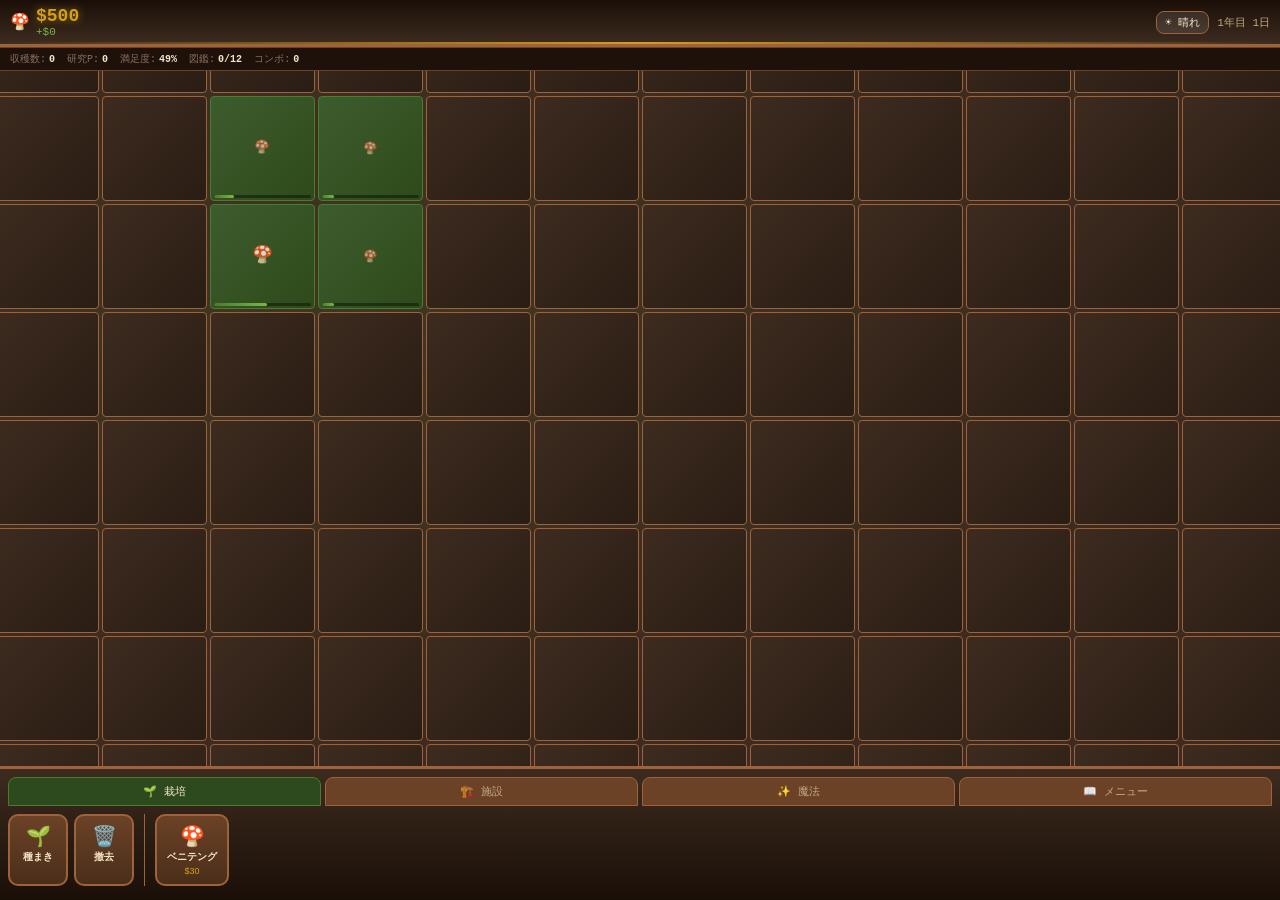
<file: kirisamenomahoukinokoenn/index.html>
<!DOCTYPE html>
<html lang="ja">
<head>
<meta charset="UTF-8">
<meta name="viewport" content="width=device-width, initial-scale=1.0, user-scalable=no">
<title>霧雨魔法キノコ園</title>
<style>
  * { margin: 0; padding: 0; box-sizing: border-box; }

  :root {
    --brown-dark: #3d2b1f;
    --brown-mid: #6b4226;
    --brown-light: #a0623a;
    --green-dark: #2d4a1e;
    --green-mid: #4a7c2f;
    --green-light: #7ab648;
    --cream: #f5e6c8;
    --gold: #d4a017;
    --wood: #8b5e3c;
    --fog: rgba(200,220,255,0.3);
  }

  body {
    background: var(--brown-dark);
    font-family: 'Courier New', monospace;
    color: var(--cream);
    height: 100dvh;
    display: flex;
    flex-direction: column;
    overflow: hidden;
    user-select: none;
  }

  /* ========== HEADER ========== */
  #header {
    background: linear-gradient(180deg, #1a0f08 0%, var(--brown-dark) 100%);
    border-bottom: 3px solid var(--brown-light);
    padding: 6px 10px;
    display: flex;
    justify-content: space-between;
    align-items: center;
    flex-shrink: 0;
    position: relative;
    overflow: hidden;
  }
  #header::after {
    content: '';
    position: absolute;
    bottom: 0; left: 0; right: 0;
    height: 2px;
    background: linear-gradient(90deg, transparent, var(--gold), transparent);
    animation: shimmer 2s infinite;
  }
  @keyframes shimmer {
    0% { transform: translateX(-100%); }
    100% { transform: translateX(100%); }
  }
  .header-left { display: flex; align-items: center; gap: 6px; }
  .header-right { display: flex; align-items: center; gap: 8px; font-size: 11px; }
  #money-display {
    font-size: 18px;
    font-weight: bold;
    color: var(--gold);
    text-shadow: 0 0 8px rgba(212,160,23,0.6);
    animation: pulse-gold 1.5s ease-in-out infinite;
  }
  @keyframes pulse-gold {
    0%,100% { text-shadow: 0 0 8px rgba(212,160,23,0.6); }
    50% { text-shadow: 0 0 16px rgba(212,160,23,1); }
  }
  #money-delta {
    font-size: 11px;
    color: #7ab648;
    min-width: 40px;
  }
  #weather-display {
    background: rgba(255,255,255,0.1);
    border: 1px solid var(--brown-light);
    border-radius: 8px;
    padding: 3px 8px;
    font-size: 11px;
    text-align: center;
  }
  #date-display {
    font-size: 11px;
    color: #c4a882;
  }

  /* ========== MAIN AREA ========== */
  #main-area {
    flex: 1;
    overflow: hidden;
    position: relative;
    background:
      radial-gradient(ellipse at 30% 40%, rgba(74,124,47,0.15) 0%, transparent 60%),
      radial-gradient(ellipse at 70% 70%, rgba(61,43,31,0.3) 0%, transparent 50%),
      var(--brown-dark);
  }

  #fog-overlay {
    position: absolute;
    inset: 0;
    pointer-events: none;
    z-index: 10;
    opacity: 0;
    background: radial-gradient(ellipse at center, rgba(200,220,255,0.5) 0%, rgba(180,200,255,0.2) 100%);
    transition: opacity 1s;
  }
  #fog-overlay.active { opacity: 1; animation: fog-pulse 3s ease-in-out infinite; }
  @keyframes fog-pulse {
    0%,100% { opacity: 0.7; }
    50% { opacity: 1; }
  }

  #spark-overlay {
    position: absolute;
    inset: 0;
    pointer-events: none;
    z-index: 11;
    opacity: 0;
    background: radial-gradient(ellipse at center, rgba(255,200,50,0.8) 0%, rgba(255,100,0,0.3) 50%, transparent 70%);
    transition: opacity 0.3s;
  }
  #spark-overlay.active { animation: spark-blast 1.5s forwards; }
  @keyframes spark-blast {
    0% { opacity: 0; }
    10% { opacity: 1; }
    100% { opacity: 0; }
  }

  #field-container {
    width: 100%;
    height: 100%;
    overflow: auto;
    display: flex;
    align-items: center;
    justify-content: center;
    padding: 8px;
  }

  #field {
    display: grid;
    grid-template-columns: repeat(12, 1fr);
    gap: 3px;
    touch-action: none;
  }

  .tile {
    width: 100%;
    aspect-ratio: 1;
    border-radius: 4px;
    background: var(--brown-mid);
    border: 1px solid var(--brown-light);
    position: relative;
    cursor: pointer;
    transition: transform 0.1s, background 0.3s;
    overflow: visible;
    display: flex;
    align-items: center;
    justify-content: center;
    font-size: 20px;
    min-width: 44px;
    min-height: 44px;
  }
  .tile:active { transform: scale(0.92); }
  .tile.soil {
    background: linear-gradient(135deg, #5c3d2e 0%, #4a2e1a 100%);
  }
  .tile.growing {
    background: linear-gradient(135deg, #3d5c2e 0%, #2e4a1a 100%);
    border-color: var(--green-mid);
    animation: grow-pulse 2s ease-in-out infinite;
  }
  @keyframes grow-pulse {
    0%,100% { box-shadow: 0 0 0 0 rgba(74,124,47,0); }
    50% { box-shadow: 0 0 0 3px rgba(74,124,47,0.4); }
  }
  .tile.ready {
    background: linear-gradient(135deg, #4a7c2f 0%, #2d4a1e 100%);
    border-color: var(--green-light);
    animation: ready-bounce 0.8s ease-in-out infinite;
  }
  @keyframes ready-bounce {
    0%,100% { transform: translateY(0); }
    50% { transform: translateY(-3px); }
  }
  .tile.facility {
    background: linear-gradient(135deg, #6b4226 0%, #3d2b1f 100%);
    border-color: var(--gold);
    border-width: 2px;
  }
  .tile.empty { background: linear-gradient(135deg, #3d2b1f 0%, #2a1d14 100%); }

  .tile-emoji {
    font-size: 22px;
    display: block;
    text-align: center;
    pointer-events: none;
    line-height: 1;
  }
  .tile.ready .tile-emoji { filter: drop-shadow(0 0 4px rgba(122,182,72,0.8)); }

  .progress-bar {
    position: absolute;
    bottom: 2px;
    left: 3px;
    right: 3px;
    height: 3px;
    background: rgba(0,0,0,0.4);
    border-radius: 2px;
    overflow: hidden;
  }
  .progress-fill {
    height: 100%;
    background: linear-gradient(90deg, var(--green-mid), var(--green-light));
    border-radius: 2px;
    transition: width 0.5s;
  }

  /* ========== COMBO BADGE ========== */
  .combo-badge {
    position: absolute;
    top: -8px;
    right: -4px;
    background: var(--gold);
    color: var(--brown-dark);
    font-size: 8px;
    font-weight: bold;
    padding: 1px 3px;
    border-radius: 4px;
    z-index: 5;
    pointer-events: none;
  }

  /* ========== PARTICLES ========== */
  .particle {
    position: fixed;
    pointer-events: none;
    z-index: 100;
    font-size: 11px;
    font-weight: bold;
    animation: float-up 1s ease-out forwards;
  }
  @keyframes float-up {
    0% { opacity: 1; transform: translateY(0) scale(1); }
    100% { opacity: 0; transform: translateY(-50px) scale(0.7); }
  }
  .particle.gold { color: var(--gold); }
  .particle.green { color: var(--green-light); }
  .particle.star { font-size: 16px; }

  .mushroom-particle {
    position: fixed;
    pointer-events: none;
    z-index: 100;
    font-size: 14px;
    animation: burst 0.6s ease-out forwards;
  }
  @keyframes burst {
    0% { opacity: 1; transform: translate(0,0) scale(1); }
    100% { opacity: 0; transform: var(--end-pos) scale(0); }
  }

  /* ========== INFO PANEL ========== */
  #info-panel {
    background: rgba(26,15,8,0.9);
    border-top: 1px solid var(--brown-mid);
    border-bottom: 1px solid var(--brown-mid);
    padding: 4px 10px;
    display: flex;
    gap: 12px;
    font-size: 10px;
    color: #c4a882;
    flex-shrink: 0;
    overflow-x: auto;
    white-space: nowrap;
  }
  .stat-item { display: flex; align-items: center; gap: 3px; }
  .stat-label { color: #8a7060; }
  .stat-value { color: var(--cream); font-weight: bold; }

  /* ========== FOOTER ========== */
  #footer {
    background: linear-gradient(180deg, var(--brown-dark) 0%, #1a0f08 100%);
    border-top: 3px solid var(--brown-light);
    padding: 8px 8px 12px;
    flex-shrink: 0;
  }

  #tab-bar {
    display: flex;
    gap: 4px;
    margin-bottom: 8px;
  }
  .tab-btn {
    flex: 1;
    padding: 6px 4px;
    background: var(--brown-mid);
    border: 1px solid var(--brown-light);
    border-radius: 8px 8px 0 0;
    color: #c4a882;
    font-size: 11px;
    cursor: pointer;
    text-align: center;
    transition: all 0.2s;
  }
  .tab-btn.active {
    background: var(--green-dark);
    border-color: var(--green-mid);
    color: var(--cream);
  }

  #tab-content {
    display: flex;
    gap: 6px;
    overflow-x: auto;
    padding-bottom: 2px;
  }

  .action-btn {
    flex-shrink: 0;
    padding: 8px 10px;
    background: linear-gradient(180deg, var(--brown-mid) 0%, #4a2e1a 100%);
    border: 2px solid var(--brown-light);
    border-radius: 10px;
    color: var(--cream);
    font-size: 11px;
    cursor: pointer;
    text-align: center;
    transition: all 0.15s;
    min-width: 60px;
    display: flex;
    flex-direction: column;
    align-items: center;
    gap: 2px;
  }
  .action-btn:active { transform: scale(0.93); filter: brightness(0.85); }
  .action-btn.selected {
    background: linear-gradient(180deg, var(--green-dark) 0%, #1a3a0e 100%);
    border-color: var(--green-light);
    box-shadow: 0 0 8px rgba(122,182,72,0.5);
  }
  .action-btn .btn-icon { font-size: 20px; }
  .action-btn .btn-cost { font-size: 9px; color: var(--gold); }
  .action-btn .btn-name { font-size: 10px; font-weight: bold; }
  .action-btn:disabled { opacity: 0.4; cursor: not-allowed; }

  /* ========== MODAL ========== */
  #modal-overlay {
    position: fixed;
    inset: 0;
    background: rgba(0,0,0,0.7);
    z-index: 50;
    display: none;
    align-items: center;
    justify-content: center;
    padding: 16px;
  }
  #modal-overlay.open { display: flex; }
  #modal-box {
    background: linear-gradient(180deg, #2a1d14 0%, var(--brown-dark) 100%);
    border: 3px solid var(--brown-light);
    border-radius: 16px;
    padding: 16px;
    width: 100%;
    max-width: 340px;
    max-height: 80vh;
    overflow-y: auto;
  }
  #modal-title {
    font-size: 16px;
    font-weight: bold;
    color: var(--gold);
    margin-bottom: 12px;
    text-align: center;
  }
  .modal-section { margin-bottom: 12px; }
  .modal-section h3 { font-size: 12px; color: var(--green-light); margin-bottom: 6px; border-bottom: 1px solid var(--brown-mid); padding-bottom: 3px; }
  .modal-item {
    display: flex;
    justify-content: space-between;
    align-items: center;
    padding: 5px 0;
    font-size: 12px;
    border-bottom: 1px solid rgba(255,255,255,0.05);
  }
  .modal-item-info { display: flex; align-items: center; gap: 6px; }
  .buy-btn {
    background: var(--green-dark);
    border: 1px solid var(--green-mid);
    border-radius: 6px;
    color: var(--cream);
    padding: 4px 8px;
    font-size: 11px;
    cursor: pointer;
  }
  .buy-btn:active { transform: scale(0.9); }
  .buy-btn:disabled { opacity: 0.4; cursor: not-allowed; }
  #modal-close {
    width: 100%;
    margin-top: 8px;
    padding: 10px;
    background: var(--brown-mid);
    border: 2px solid var(--brown-light);
    border-radius: 10px;
    color: var(--cream);
    font-size: 14px;
    cursor: pointer;
  }

  /* ========== EVENT BANNER ========== */
  #event-banner {
    position: fixed;
    top: 60px;
    left: 50%;
    transform: translateX(-50%);
    background: linear-gradient(90deg, #1a0f08, #3d2b1f, #1a0f08);
    border: 2px solid var(--gold);
    border-radius: 12px;
    padding: 8px 16px;
    font-size: 13px;
    font-weight: bold;
    color: var(--gold);
    z-index: 30;
    opacity: 0;
    pointer-events: none;
    white-space: nowrap;
    text-shadow: 0 0 8px rgba(212,160,23,0.8);
    max-width: 90vw;
    white-space: normal;
    text-align: center;
  }
  #event-banner.show { animation: banner-show 3s ease forwards; }
  @keyframes banner-show {
    0% { opacity: 0; transform: translateX(-50%) translateY(-10px); }
    15% { opacity: 1; transform: translateX(-50%) translateY(0); }
    80% { opacity: 1; }
    100% { opacity: 0; transform: translateX(-50%) translateY(-10px); }
  }

  /* ========== VISITOR ========== */
  .visitor {
    position: absolute;
    font-size: 20px;
    pointer-events: none;
    z-index: 8;
    animation: walk 8s linear forwards;
    bottom: 20%;
  }
  @keyframes walk {
    0% { transform: translateX(-40px); opacity: 0; }
    5% { opacity: 1; }
    95% { opacity: 1; }
    100% { transform: translateX(calc(100vw + 40px)); opacity: 0; }
  }

  /* ========== ENCYCLOPEDIA ========== */
  .enc-item {
    display: flex;
    align-items: center;
    gap: 8px;
    padding: 4px 0;
    font-size: 11px;
    border-bottom: 1px solid rgba(255,255,255,0.05);
  }
  .enc-icon { font-size: 20px; }
  .enc-info { flex: 1; }
  .enc-name { font-weight: bold; color: var(--cream); }
  .enc-desc { color: #8a7060; font-size: 10px; }
  .enc-locked { opacity: 0.3; filter: grayscale(1); }

  /* ========== RESEARCH ========== */
  .research-item {
    padding: 6px 0;
    border-bottom: 1px solid rgba(255,255,255,0.05);
    font-size: 11px;
  }
  .research-title { font-weight: bold; color: var(--cream); margin-bottom: 2px; }
  .research-desc { color: #8a7060; font-size: 10px; margin-bottom: 4px; }
  .research-progress { height: 4px; background: rgba(255,255,255,0.1); border-radius: 2px; overflow: hidden; margin-bottom: 4px; }
  .research-fill { height: 100%; background: linear-gradient(90deg, var(--green-dark), var(--green-light)); }

  ::-webkit-scrollbar { width: 4px; height: 4px; }
  ::-webkit-scrollbar-track { background: var(--brown-dark); }
  ::-webkit-scrollbar-thumb { background: var(--brown-light); border-radius: 2px; }
</style>
</head>
<body>

<!-- HEADER -->
<div id="header">
  <div class="header-left">
    <span>🍄</span>
    <div>
      <div id="money-display">$0</div>
      <div id="money-delta">+0/日</div>
    </div>
  </div>
  <div class="header-right">
    <div id="weather-display">☀️ 晴れ</div>
    <div id="date-display">1年目 1日</div>
  </div>
</div>

<!-- INFO PANEL -->
<div id="info-panel">
  <div class="stat-item"><span class="stat-label">収穫数:</span><span class="stat-value" id="stat-harvest">0</span></div>
  <div class="stat-item"><span class="stat-label">研究P:</span><span class="stat-value" id="stat-research">0</span></div>
  <div class="stat-item"><span class="stat-label">満足度:</span><span class="stat-value" id="stat-satisfaction">50%</span></div>
  <div class="stat-item"><span class="stat-label">図鑑:</span><span class="stat-value" id="stat-encyclopedia">0/12</span></div>
  <div class="stat-item"><span class="stat-label">コンボ:</span><span class="stat-value" id="stat-combo">0</span></div>
</div>

<!-- MAIN FIELD -->
<div id="main-area">
  <div id="fog-overlay"></div>
  <div id="spark-overlay"></div>
  <div id="field-container">
    <div id="field"></div>
  </div>
</div>

<!-- FOOTER -->
<div id="footer">
  <div id="tab-bar">
    <div class="tab-btn active" data-tab="plant">🌱 栽培</div>
    <div class="tab-btn" data-tab="facility">🏗️ 施設</div>
    <div class="tab-btn" data-tab="magic">✨ 魔法</div>
    <div class="tab-btn" data-tab="menu">📖 メニュー</div>
  </div>
  <div id="tab-content"></div>
</div>

<!-- MODAL -->
<div id="modal-overlay">
  <div id="modal-box">
    <div id="modal-title">📖 メニュー</div>
    <div id="modal-body"></div>
    <button id="modal-close" onclick="closeModal()">✕ 閉じる</button>
  </div>
</div>

<!-- EVENT BANNER -->
<div id="event-banner">🌟 イベント発生！</div>

<script>
// =====================================================
//  DATA DEFINITIONS
// =====================================================
const MUSHROOMS = [
  { id: 'common',    emoji: '🍄',  name: 'ベニテング',    cost: 30,   growTime: 8,   value: 50,   rp: 1, unlock: 0,    desc: '定番のキノコ。どこにでも生える。' },
  { id: 'shiitake',  emoji: '🟫',  name: 'シイタケ',      cost: 50,   growTime: 12,  value: 80,   rp: 2, unlock: 100,  desc: '旨味成分がたっぷり。' },
  { id: 'glowing',   emoji: '💚',  name: '光るキノコ',    cost: 100,  growTime: 20,  value: 200,  rp: 3, unlock: 300,  desc: '暗闇でも光る不思議な菌類。' },
  { id: 'poison',    emoji: '💜',  name: '毒キノコ',      cost: 80,   growTime: 15,  value: 150,  rp: 2, unlock: 200,  desc: '一定の距離から見る分には美しい…' },
  { id: 'giant',     emoji: '🎪',  name: '巨大キノコ',    cost: 200,  growTime: 30,  value: 500,  rp: 5, unlock: 600,  desc: '妖精が家として使いそうな大きさ。' },
  { id: 'star',      emoji: '⭐',  name: '星屑キノコ',    cost: 300,  growTime: 40,  value: 800,  rp: 8, unlock: 1000, desc: '夜空から降ってきた胞子から育つ。' },
  { id: 'phantom',   emoji: '👻',  name: '幻のキノコ',    cost: 0,    growTime: 5,   value: 1000, rp: 15,unlock: 999, desc: '霧の中でのみ出現する幻の菌類。', event: true },
  { id: 'crispy',    emoji: '🔥',  name: '焼きキノコ',    cost: 0,    growTime: 0,   value: 300,  rp: 4, unlock: 999, desc: 'マスタースパークで生まれた一品。', event: true },
  { id: 'rainbow',   emoji: '🌈',  name: '虹キノコ',      cost: 500,  growTime: 60,  value: 2000, rp: 20,unlock: 2000, desc: '極めて稀な七色の菌類。' },
  { id: 'ice',       emoji: '🧊',  name: '氷晶キノコ',    cost: 150,  growTime: 25,  value: 350,  rp: 4, unlock: 500,  desc: '触れると冷たい不思議な質感。' },
  { id: 'moon',      emoji: '🌙',  name: '月光キノコ',    cost: 250,  growTime: 35,  value: 600,  rp: 7, unlock: 800,  desc: '満月の夜に急成長する。' },
  { id: 'magic',     emoji: '🔮',  name: '魔法キノコ',    cost: 400,  growTime: 50,  value: 1200, rp: 12,unlock: 1500, desc: '食べると不思議な幻覚が…らしい。' },
];

const FACILITIES = [
  { id: 'lab',      emoji: '🔬', name: '怪しい研究室', cost: 500,  effect: '研究P+50%',         desc: '謎の実験を行う場所。', gridSize: 1 },
  { id: 'bench',    emoji: '🪑', name: '休憩ベンチ',   cost: 200,  effect: '来客満足度+10%',      desc: '里人が一息つける場所。', gridSize: 1 },
  { id: 'lamp',     emoji: '🪔', name: '魔法のランプ', cost: 300,  effect: '光るキノコ単価+50%',  desc: '怪しい光で夜も照らす。', gridSize: 1 },
  { id: 'stump',    emoji: '🌲', name: '湿った切り株', cost: 150,  effect: '毒キノコ速度+30%',   desc: '苔むした古い切り株。', gridSize: 1 },
  { id: 'teahouse', emoji: '🍵', name: '茶屋',         cost: 800,  effect: '来客満足度+25%',      desc: '熱いお茶で里人をもてなす。', gridSize: 2 },
  { id: 'greenhouse',emoji:'🌿', name: '温室',         cost: 1200, effect: '全キノコ速度+20%',   desc: '最適な環境で育てる。', gridSize: 2 },
];

const MAGIC_SKILLS = [
  { id: 'mist',    emoji: '💨', name: '霧吹き',          cost: 20,  cooldown: 10, effect: '選択タイルの成長+30%', desc: 'ひんやりした霧で潤す。' },
  { id: 'potion',  emoji: '⚗️', name: '成長薬',          cost: 50,  cooldown: 20, effect: '成長速度2倍 (20秒)', desc: '怪しい液体を撒く。' },
  { id: 'spark',   emoji: '⚡', name: 'スパーク',         cost: 30,  cooldown: 15, effect: '全タイルに少しダメージ…時々ボーナス', desc: '制御しきれない魔法の余波。' },
  { id: 'harvest_all', emoji: '🌀', name: '全収穫',      cost: 100, cooldown: 40, effect: '成熟したキノコを全て収穫', desc: '範囲魔法で一気に刈り取る。' },
];

const VISITORS = [
  { emoji: '🧙', name: '魔法使い',   preference: 'magic',   rp: 5  },
  { emoji: '🧚', name: 'お腹を空かせた妖精', preference: 'common', rp: 2  },
  { emoji: '👴', name: 'キノコ愛好家', preference: 'giant',  rp: 8  },
  { emoji: '👘', name: '里の人',      preference: null,      rp: 3  },
  { emoji: '🦊', name: '妖怪',        preference: 'poison',  rp: 6  },
];

const WEATHER_LIST = [
  { id: 'sunny', label: '☀️ 晴れ',  growMult: 1.0, color: '#f5e6c8' },
  { id: 'fog',   label: '🌫️ 霧',   growMult: 1.3, color: '#c8d8ff' },
  { id: 'rain',  label: '🌧️ 雨',   growMult: 1.5, color: '#aaccff' },
  { id: 'storm', label: '⛈️ 嵐',   growMult: 0.7, color: '#998899' },
];

const COMBOS = [
  { a: 'stump', b: 'poison',  bonus: 'growSpeed', mult: 1.3, label: '成長+30%' },
  { a: 'lamp',  b: 'glowing', bonus: 'value',     mult: 1.5, label: '価値+50%' },
  { a: 'bench', b: 'teahouse',bonus: 'rp',        mult: 2.0, label: 'RP×2' },
  { a: 'lab',   b: 'magic',   bonus: 'mutate',    mult: 1.0, label: '突然変異!' },
];

const GRID_COLS = 12;
const GRID_ROWS = 8;
const TOTAL_TILES = GRID_COLS * GRID_ROWS;

// =====================================================
//  GAME STATE
// =====================================================
let state = {
  money: 500,
  day: 1,
  year: 1,
  tickCount: 0,
  weather: WEATHER_LIST[0],
  weatherTimer: 0,
  tiles: [],
  facilities: {},
  selectedAction: null,
  selectedMushroom: MUSHROOMS[0],
  selectedFacility: FACILITIES[0],
  selectedMagic: MAGIC_SKILLS[0],
  activeTab: 'plant',
  stats: { harvest: 0, research: 0, satisfaction: 50, income: 0 },
  encyclopedia: new Set(),
  magicCooldowns: {},
  potionActive: false,
  potionTimer: 0,
  visitors: [],
  visitorTimer: 0,
  eventTimer: 0,
  fogEventActive: false,
  researchProjects: [
    { id: 'speedup1', name: '高速培養I',    desc: '全成長速度+10%',  cost: 100, progress: 0, required: 100, done: false },
    { id: 'value1',   name: '旨味成分I',    desc: '全キノコ価値+10%',cost: 150, progress: 0, required: 150, done: false },
    { id: 'mutate1',  name: '突然変異論',   desc: '変異率+5%',       cost: 200, progress: 0, required: 200, done: false },
    { id: 'visitor1', name: '観光案内I',    desc: '来客頻度+20%',    cost: 120, progress: 0, required: 120, done: false },
    { id: 'combo1',   name: 'コンボ理論',   desc: 'コンボ効果+20%',  cost: 300, progress: 0, required: 300, done: false },
  ],
  comboCount: 0,
  totalIncome: 0,
};

// Init tiles
for (let i = 0; i < TOTAL_TILES; i++) {
  state.tiles.push({ type: 'empty', mushroom: null, progress: 0, ready: false, facility: null });
}

// =====================================================
//  DOM HELPERS
// =====================================================
function $(id) { return document.getElementById(id); }

function spawnParticle(x, y, text, cls = 'gold') {
  const el = document.createElement('div');
  el.className = `particle ${cls}`;
  el.textContent = text;
  el.style.left = x + 'px';
  el.style.top = y + 'px';
  document.body.appendChild(el);
  el.addEventListener('animationend', () => el.remove());
}

function spawnBurst(x, y, emoji, count = 5) {
  for (let i = 0; i < count; i++) {
    const el = document.createElement('div');
    el.className = 'mushroom-particle';
    el.textContent = emoji;
    const angle = (360 / count) * i;
    const dist = 30 + Math.random() * 20;
    const dx = Math.cos(angle * Math.PI / 180) * dist;
    const dy = Math.sin(angle * Math.PI / 180) * dist;
    el.style.left = x + 'px';
    el.style.top = y + 'px';
    el.style.setProperty('--end-pos', `translate(${dx}px, ${dy}px)`);
    el.style.animationDelay = (Math.random() * 0.1) + 's';
    document.body.appendChild(el);
    el.addEventListener('animationend', () => el.remove());
  }
}

function showBanner(text) {
  const el = $('event-banner');
  el.textContent = text;
  el.classList.remove('show');
  void el.offsetWidth;
  el.classList.add('show');
  el.addEventListener('animationend', () => el.classList.remove('show'), { once: true });
}

// =====================================================
//  FIELD RENDERING
// =====================================================
function buildField() {
  const field = $('field');
  field.style.gridTemplateColumns = `repeat(${GRID_COLS}, 1fr)`;
  field.innerHTML = '';

  const vw = window.innerWidth;
  const availW = vw - 16;
  const tileSize = Math.floor(availW / GRID_COLS);
  field.style.width = (tileSize * GRID_COLS + (GRID_COLS - 1) * 3) + 'px';

  for (let i = 0; i < TOTAL_TILES; i++) {
    const tile = document.createElement('div');
    tile.className = 'tile';
    tile.dataset.index = i;
    tile.style.width = tileSize + 'px';
    tile.style.minWidth = tileSize + 'px';
    tile.style.minHeight = tileSize + 'px';
    tile.addEventListener('pointerdown', onTileDown);
    field.appendChild(tile);
  }
  renderTiles();
}

function renderTiles() {
  const tiles = document.querySelectorAll('.tile');
  tiles.forEach((el, i) => {
    const t = state.tiles[i];
    el.innerHTML = '';
    el.className = 'tile';

    if (t.facility) {
      el.classList.add('facility');
      const fac = FACILITIES.find(f => f.id === t.facility);
      if (fac) {
        const span = document.createElement('span');
        span.className = 'tile-emoji';
        span.textContent = fac.emoji;
        el.appendChild(span);
      }
    } else if (t.type === 'empty') {
      el.classList.add('empty');
    } else if (t.type === 'soil') {
      el.classList.add('soil');
    } else if (t.type === 'growing') {
      el.classList.add('growing');
      const m = MUSHROOMS.find(m => m.id === t.mushroom);
      if (m) {
        const span = document.createElement('span');
        span.className = 'tile-emoji';
        span.textContent = m.emoji;
        span.style.opacity = 0.5 + t.progress / 200;
        span.style.fontSize = (10 + t.progress / 8) + 'px';
        el.appendChild(span);
        const bar = document.createElement('div');
        bar.className = 'progress-bar';
        const fill = document.createElement('div');
        fill.className = 'progress-fill';
        fill.style.width = t.progress + '%';
        bar.appendChild(fill);
        el.appendChild(bar);
      }
    } else if (t.type === 'ready') {
      el.classList.add('ready');
      const m = MUSHROOMS.find(m => m.id === t.mushroom);
      if (m) {
        const span = document.createElement('span');
        span.className = 'tile-emoji';
        span.textContent = m.emoji;
        el.appendChild(span);
        // check combo
        const comboLabel = getComboLabel(i);
        if (comboLabel) {
          const badge = document.createElement('div');
          badge.className = 'combo-badge';
          badge.textContent = comboLabel;
          el.appendChild(badge);
        }
      }
    }
  });
}

// =====================================================
//  COMBO SYSTEM
// =====================================================
function getAdjacentFacilities(idx) {
  const row = Math.floor(idx / GRID_COLS);
  const col = idx % GRID_COLS;
  const facIds = [];
  [[-1,0],[1,0],[0,-1],[0,1],[-1,-1],[-1,1],[1,-1],[1,1]].forEach(([dr,dc]) => {
    const nr = row + dr;
    const nc = col + dc;
    if (nr >= 0 && nr < GRID_ROWS && nc >= 0 && nc < GRID_COLS) {
      const ni = nr * GRID_COLS + nc;
      if (state.tiles[ni].facility) facIds.push(state.tiles[ni].facility);
    }
  });
  return facIds;
}

function getComboLabel(idx) {
  const t = state.tiles[idx];
  if (!t.mushroom) return null;
  const facIds = getAdjacentFacilities(idx);
  for (const combo of COMBOS) {
    if ((facIds.includes(combo.a) && t.mushroom === combo.b) ||
        (facIds.includes(combo.b) && t.mushroom === combo.a)) {
      return combo.label;
    }
  }
  return null;
}

function getComboMultiplier(idx, bonusType) {
  const t = state.tiles[idx];
  if (!t.mushroom) return 1;
  const facIds = getAdjacentFacilities(idx);
  let mult = 1;
  for (const combo of COMBOS) {
    if (combo.bonus === bonusType) {
      if ((facIds.includes(combo.a) && t.mushroom === combo.b) ||
          (facIds.includes(combo.b) && t.mushroom === combo.a)) {
        mult *= combo.mult;
        state.comboCount++;
      }
    }
  }
  const researchBonus = state.researchProjects.find(r => r.id === 'combo1' && r.done) ? 1.2 : 1;
  return mult * researchBonus;
}

// =====================================================
//  TILE INTERACTION
// =====================================================
let isSwiping = false;
let swipeHarvested = new Set();

function onTileDown(e) {
  const idx = parseInt(e.target.closest('.tile').dataset.index);
  isSwiping = true;
  swipeHarvested.clear();
  handleTile(idx, e);
}

document.addEventListener('pointermove', (e) => {
  if (!isSwiping) return;
  const el = document.elementFromPoint(e.clientX, e.clientY);
  if (!el) return;
  const tile = el.closest('.tile');
  if (!tile) return;
  const idx = parseInt(tile.dataset.index);
  if (!swipeHarvested.has(idx)) {
    const t = state.tiles[idx];
    if (t.type === 'ready') {
      swipeHarvested.add(idx);
      handleTile(idx, e);
    }
  }
});

document.addEventListener('pointerup', () => { isSwiping = false; swipeHarvested.clear(); });

function handleTile(idx, e) {
  const t = state.tiles[idx];
  const rect = e.target.closest('.tile').getBoundingClientRect();
  const cx = rect.left + rect.width / 2;
  const cy = rect.top + rect.height / 2;

  if (t.type === 'ready') {
    harvestTile(idx, cx, cy);
    return;
  }

  const action = state.selectedAction;
  if (!action) return;

  if (action === 'plant') {
    const m = state.selectedMushroom;
    if (m.event) return;
    if (t.type !== 'empty' && t.type !== 'soil') return;
    if (state.money < m.cost) { showBanner('💰 お金が足りない！'); return; }
    state.money -= m.cost;
    t.type = 'growing';
    t.mushroom = m.id;
    t.progress = 0;
    t.ready = false;
    renderTiles();
    updateUI();
    spawnParticle(cx, cy - 20, '🌱', 'green');
  } else if (action === 'facility') {
    const fac = state.selectedFacility;
    if (t.type !== 'empty' && t.type !== 'soil') return;
    if (state.money < fac.cost) { showBanner('💰 お金が足りない！'); return; }
    state.money -= fac.cost;
    t.type = 'facility';
    t.facility = fac.id;
    t.mushroom = null;
    state.facilities[idx] = fac.id;
    renderTiles();
    updateUI();
    spawnParticle(cx, cy - 20, '🏗️', 'gold');
    showBanner(`🏗️ ${fac.name} を建設した！`);
  } else if (action === 'remove') {
    if (t.facility) {
      t.type = 'empty';
      t.facility = null;
      delete state.facilities[idx];
    } else if (t.type === 'growing' || t.type === 'soil') {
      t.type = 'empty';
      t.mushroom = null;
      t.progress = 0;
    }
    renderTiles();
  } else if (action === 'mist') {
    if (t.type === 'growing') {
      if (state.money < 20) { showBanner('💰 お金が足りない！'); return; }
      state.money -= 20;
      t.progress = Math.min(100, t.progress + 30);
      if (t.progress >= 100) {
        t.type = 'ready';
        t.ready = true;
      }
      renderTiles();
      updateUI();
      spawnParticle(cx, cy - 20, '💧', 'green');
    }
  }
}

function harvestTile(idx, cx, cy) {
  const t = state.tiles[idx];
  if (t.type !== 'ready') return;
  const m = MUSHROOMS.find(m => m.id === t.mushroom);
  if (!m) return;

  let val = m.value;
  let rp = m.rp;

  // Research bonuses
  if (state.researchProjects.find(r => r.id === 'value1' && r.done)) val = Math.floor(val * 1.1);
  if (state.researchProjects.find(r => r.id === 'speedup1' && r.done)) rp = Math.floor(rp * 1.1);

  // Weather bonus
  val = Math.floor(val * state.weather.growMult);

  // Combo
  val = Math.floor(val * getComboMultiplier(idx, 'value'));
  rp = Math.floor(rp * getComboMultiplier(idx, 'rp'));

  // Satisfaction bonus
  val = Math.floor(val * (1 + state.stats.satisfaction / 200));

  state.money += val;
  state.stats.harvest++;
  state.stats.research += rp;
  state.stats.income += val;
  state.totalIncome += val;
  state.encyclopedia.add(m.id);

  t.type = 'soil';
  t.mushroom = null;
  t.progress = 0;
  t.ready = false;

  renderTiles();
  updateUI();

  spawnParticle(cx, cy - 20, '+$' + val, 'gold');
  spawnParticle(cx + 20, cy - 30, 'RP+' + rp, 'green');
  spawnBurst(cx, cy, m.emoji, 6);
}

// =====================================================
//  GAME TICK
// =====================================================
function gameTick() {
  state.tickCount++;
  const growBase = state.weather.growMult;
  const speedBonus = state.researchProjects.find(r => r.id === 'speedup1' && r.done) ? 1.1 : 1;
  const grenBonus = Object.values(state.facilities).includes('greenhouse') ? 1.2 : 1;
  const potBonus = state.potionActive ? 2.0 : 1.0;

  state.tiles.forEach((t, idx) => {
    if (t.type !== 'growing') return;
    const m = MUSHROOMS.find(m => m.id === t.mushroom);
    if (!m) return;

    let speed = (100 / m.growTime) * growBase * speedBonus * grenBonus * potBonus;

    // Combo speed
    speed *= getComboMultiplier(idx, 'growSpeed');

    // Weather storm penalty
    if (state.weather.id === 'storm') speed *= 0.5;

    t.progress = Math.min(100, t.progress + speed * 0.5);
    if (t.progress >= 100) {
      t.type = 'ready';
      t.ready = true;
    }
  });

  // Potion timer
  if (state.potionActive) {
    state.potionTimer--;
    if (state.potionTimer <= 0) { state.potionActive = false; showBanner('⚗️ 成長薬の効果が切れた'); }
  }

  // Weather change
  state.weatherTimer++;
  if (state.weatherTimer > 60 + Math.random() * 60) {
    state.weatherTimer = 0;
    const newW = WEATHER_LIST[Math.floor(Math.random() * WEATHER_LIST.length)];
    if (newW.id !== state.weather.id) {
      state.weather = newW;
      $('weather-display').textContent = newW.label;
      if (newW.id === 'fog') triggerFogEvent();
    }
  }

  // Day advance
  if (state.tickCount % 120 === 0) {
    state.day++;
    if (state.day > 30) { state.day = 1; state.year++; }
    // Visitor RP bonus
    state.stats.research += Math.floor(state.stats.satisfaction / 20);
    // Research progress
    state.researchProjects.forEach(r => {
      if (!r.done) r.progress = Math.min(r.required, r.progress + state.stats.research * 0.01);
    });
  }

  // Visitor spawn
  state.visitorTimer++;
  const visitorRate = state.researchProjects.find(r => r.id === 'visitor1' && r.done) ? 30 : 40;
  if (state.visitorTimer > visitorRate) {
    state.visitorTimer = 0;
    spawnVisitor();
  }

  // Random events
  if (state.tickCount % 300 === 0 && Math.random() < 0.15) {
    triggerRandomEvent();
  }

  // Satisfaction drift
  const benchCount = Object.values(state.facilities).filter(f => f === 'bench').length;
  const teaCount = Object.values(state.facilities).filter(f => f === 'teahouse').length;
  const satBonus = benchCount * 10 + teaCount * 25;
  const targetSat = Math.min(100, 30 + satBonus + state.stats.harvest * 0.1);
  state.stats.satisfaction += (targetSat - state.stats.satisfaction) * 0.01;

  // Cooldown tick
  Object.keys(state.magicCooldowns).forEach(k => {
    if (state.magicCooldowns[k] > 0) state.magicCooldowns[k]--;
  });

  renderTiles();
  updateUI();
}

// =====================================================
//  EVENTS
// =====================================================
function triggerFogEvent() {
  if (state.fogEventActive) return;
  state.fogEventActive = true;
  showBanner('🌫️ 幻想郷の霧！ 幻のキノコが育ちやすい...');
  const overlay = $('fog-overlay');
  overlay.classList.add('active');

  // Spawn phantom mushrooms
  const emptyTiles = state.tiles.map((t,i) => i).filter(i => state.tiles[i].type === 'empty');
  const count = Math.min(3, emptyTiles.length);
  for (let c = 0; c < count; c++) {
    const idx = emptyTiles[Math.floor(Math.random() * emptyTiles.length)];
    if (state.tiles[idx].type === 'empty') {
      state.tiles[idx].type = 'growing';
      state.tiles[idx].mushroom = 'phantom';
      state.tiles[idx].progress = 0;
    }
  }

  setTimeout(() => {
    overlay.classList.remove('active');
    state.fogEventActive = false;
    state.weather = WEATHER_LIST[0];
    $('weather-display').textContent = WEATHER_LIST[0].label;
  }, 15000);
}

function triggerRandomEvent() {
  const events = [
    () => {
      // Master Spark
      showBanner('💥 マスタースパーク！ キノコが焼きキノコに！');
      const overlay = $('spark-overlay');
      overlay.classList.remove('active');
      void overlay.offsetWidth;
      overlay.classList.add('active');
      state.tiles.forEach(t => {
        if (t.type === 'ready' || t.type === 'growing') {
          t.mushroom = 'crispy';
          t.type = 'ready';
          t.progress = 100;
        }
      });
      setTimeout(() => overlay.classList.remove('active'), 2000);
    },
    () => {
      showBanner('✨ 突然変異！ ランダムなキノコが進化した！');
      const growingTiles = state.tiles.filter(t => t.type === 'growing' || t.type === 'ready');
      if (growingTiles.length > 0) {
        const t = growingTiles[Math.floor(Math.random() * growingTiles.length)];
        const higherM = MUSHROOMS.filter(m => !m.event && MUSHROOMS.indexOf(m) > 2);
        if (higherM.length > 0) t.mushroom = higherM[Math.floor(Math.random() * higherM.length)].id;
      }
    },
    () => {
      showBanner('🍄 胞子の嵐！ 空き地にキノコが自然発生！');
      const empty = state.tiles.map((t,i) => i).filter(i => state.tiles[i].type === 'empty');
      const cnt = Math.min(4, empty.length);
      const baseMushrooms = MUSHROOMS.filter(m => !m.event);
      for (let c = 0; c < cnt; c++) {
        if (empty.length === 0) break;
        const ri = Math.floor(Math.random() * empty.length);
        const idx = empty.splice(ri, 1)[0];
        const m = baseMushrooms[Math.floor(Math.random() * Math.min(3, baseMushrooms.length))];
        state.tiles[idx].type = 'growing';
        state.tiles[idx].mushroom = m.id;
        state.tiles[idx].progress = Math.random() * 50;
      }
    }
  ];
  events[Math.floor(Math.random() * events.length)]();
}

// =====================================================
//  VISITOR
// =====================================================
function spawnVisitor() {
  const v = VISITORS[Math.floor(Math.random() * VISITORS.length)];
  const el = document.createElement('div');
  el.className = 'visitor';
  el.textContent = v.emoji;
  el.style.bottom = (15 + Math.random() * 15) + '%';
  $('main-area').appendChild(el);

  // RP gain
  const rp = v.rp + Math.floor(state.stats.satisfaction / 20);
  state.stats.research += rp;
  state.stats.satisfaction = Math.min(100, state.stats.satisfaction + 2);

  el.addEventListener('animationend', () => el.remove());
}

// =====================================================
//  UI UPDATE
// =====================================================
function updateUI() {
  $('money-display').textContent = '$' + state.money.toLocaleString();
  $('money-delta').textContent = '+$' + Math.floor(state.stats.income);
  state.stats.income *= 0.95;
  $('date-display').textContent = `${state.year}年目 ${state.day}日`;
  $('stat-harvest').textContent = state.stats.harvest;
  $('stat-research').textContent = Math.floor(state.stats.research);
  $('stat-satisfaction').textContent = Math.floor(state.stats.satisfaction) + '%';
  $('stat-encyclopedia').textContent = state.encyclopedia.size + '/' + MUSHROOMS.length;
  $('stat-combo').textContent = state.comboCount;
}

// =====================================================
//  TAB SYSTEM
// =====================================================
function renderTabContent() {
  const tab = state.activeTab;
  const container = $('tab-content');
  container.innerHTML = '';

  if (tab === 'plant') {
    // Select action
    ['plant', 'remove'].forEach(a => {
      const btn = document.createElement('button');
      btn.className = 'action-btn' + (state.selectedAction === a ? ' selected' : '');
      btn.innerHTML = `<span class="btn-icon">${a === 'plant' ? '🌱' : '🗑️'}</span><span class="btn-name">${a === 'plant' ? '種まき' : '撤去'}</span>`;
      btn.onclick = () => { state.selectedAction = a; renderTabContent(); };
      container.appendChild(btn);
    });

    // Divider
    const div = document.createElement('div');
    div.style.cssText = 'width:1px;background:var(--brown-light);flex-shrink:0;margin:0 4px';
    container.appendChild(div);

    // Mushroom selection
    const unlocked = MUSHROOMS.filter(m => !m.event && state.totalIncome >= m.unlock);
    unlocked.forEach(m => {
      const btn = document.createElement('button');
      btn.className = 'action-btn' + (state.selectedMushroom?.id === m.id && state.selectedAction === 'plant' ? ' selected' : '');
      btn.innerHTML = `<span class="btn-icon">${m.emoji}</span><span class="btn-name">${m.name}</span><span class="btn-cost">$${m.cost}</span>`;
      btn.onclick = () => {
        state.selectedMushroom = m;
        state.selectedAction = 'plant';
        renderTabContent();
      };
      container.appendChild(btn);
    });

  } else if (tab === 'facility') {
    state.selectedAction = 'facility';
    FACILITIES.forEach(fac => {
      const btn = document.createElement('button');
      btn.className = 'action-btn' + (state.selectedFacility?.id === fac.id ? ' selected' : '');
      btn.innerHTML = `<span class="btn-icon">${fac.emoji}</span><span class="btn-name">${fac.name}</span><span class="btn-cost">$${fac.cost}</span>`;
      btn.onclick = () => {
        state.selectedFacility = fac;
        state.selectedAction = 'facility';
        renderTabContent();
      };
      container.appendChild(btn);
    });

  } else if (tab === 'magic') {
    MAGIC_SKILLS.forEach(skill => {
      const cd = state.magicCooldowns[skill.id] || 0;
      const btn = document.createElement('button');
      btn.className = 'action-btn' + (state.selectedMagic?.id === skill.id ? ' selected' : '');
      btn.disabled = cd > 0;
      btn.innerHTML = `<span class="btn-icon">${skill.emoji}</span><span class="btn-name">${skill.name}</span><span class="btn-cost">${cd > 0 ? 'CD:'+cd : '$'+skill.cost}</span>`;
      btn.onclick = () => {
        if (cd > 0) return;
        useMagic(skill);
        renderTabContent();
      };
      container.appendChild(btn);
    });

  } else if (tab === 'menu') {
    state.selectedAction = null;
    const menuItems = [
      { icon: '📖', label: '図鑑', action: openEncyclopedia },
      { icon: '🔬', label: '研究', action: openResearch },
      { icon: '🏆', label: '実績', action: openAchievements },
      { icon: '⚙️', label: '設定', action: openSettings },
    ];
    menuItems.forEach(item => {
      const btn = document.createElement('button');
      btn.className = 'action-btn';
      btn.innerHTML = `<span class="btn-icon">${item.icon}</span><span class="btn-name">${item.label}</span>`;
      btn.onclick = item.action;
      container.appendChild(btn);
    });
  }
}

// =====================================================
//  MAGIC SKILLS
// =====================================================
function useMagic(skill) {
  if (state.money < skill.cost && skill.id !== 'harvest_all') {
    showBanner('💰 お金が足りない！'); return;
  }

  state.magicCooldowns[skill.id] = skill.cooldown;

  if (skill.id === 'mist') {
    state.selectedAction = 'mist';
    state.selectedMagic = skill;
    showBanner('💨 霧を吹きかけるタイルを選べ！');
  } else if (skill.id === 'potion') {
    state.money -= skill.cost;
    state.potionActive = true;
    state.potionTimer = 40;
    showBanner('⚗️ 成長薬を散布！ 成長速度2倍！');
  } else if (skill.id === 'spark') {
    state.money -= skill.cost;
    const overlay = $('spark-overlay');
    overlay.classList.remove('active');
    void overlay.offsetWidth;
    overlay.classList.add('active');
    state.tiles.forEach(t => {
      if (t.type === 'growing') {
        if (Math.random() < 0.3) {
          t.mushroom = 'crispy';
          t.type = 'ready';
          t.progress = 100;
        } else {
          t.progress = Math.max(0, t.progress - 10);
        }
      }
    });
    setTimeout(() => overlay.classList.remove('active'), 1500);
    showBanner('⚡ スパーク発動！ 制御不能な魔力！');
  } else if (skill.id === 'harvest_all') {
    state.money -= skill.cost;
    let count = 0;
    state.tiles.forEach((t, idx) => {
      if (t.type === 'ready') {
        const rect = document.querySelectorAll('.tile')[idx]?.getBoundingClientRect();
        if (rect) harvestTile(idx, rect.left + rect.width/2, rect.top + rect.height/2);
        count++;
      }
    });
    showBanner(`🌀 全収穫！ ${count}個のキノコを回収！`);
  }
}

// =====================================================
//  MODALS
// =====================================================
function openEncyclopedia() {
  $('modal-title').textContent = '📖 キノコ図鑑';
  let html = '<div class="modal-section">';
  MUSHROOMS.forEach(m => {
    const found = state.encyclopedia.has(m.id) || m.event;
    html += `<div class="enc-item ${found ? '' : 'enc-locked'}">
      <span class="enc-icon">${found ? m.emoji : '❓'}</span>
      <div class="enc-info">
        <div class="enc-name">${found ? m.name : '???'}</div>
        <div class="enc-desc">${found ? m.desc : '未発見'}</div>
      </div>
      ${found ? `<span style="color:var(--gold);font-size:10px">$${m.value}</span>` : ''}
    </div>`;
  });
  html += '</div>';
  $('modal-body').innerHTML = html;
  $('modal-overlay').classList.add('open');
}

function openResearch() {
  $('modal-title').textContent = '🔬 研究室';
  let html = `<div style="font-size:11px;color:#c4a882;margin-bottom:8px">研究P: ${Math.floor(state.stats.research)}</div>`;
  state.researchProjects.forEach(r => {
    const pct = Math.min(100, (r.progress / r.required) * 100);
    html += `<div class="research-item">
      <div class="research-title">${r.done ? '✅' : '🔬'} ${r.name}</div>
      <div class="research-desc">${r.desc}</div>
      <div class="research-progress"><div class="research-fill" style="width:${pct}%"></div></div>
      <div style="display:flex;justify-content:space-between;font-size:10px;color:#8a7060">
        <span>${Math.floor(r.progress)} / ${r.required} RP</span>
        <span>${r.done ? '完了' : Math.floor(pct) + '%'}</span>
      </div>
      ${!r.done ? `<button class="buy-btn" style="margin-top:4px" onclick="investResearch('${r.id}')" ${state.stats.research < 50 ? 'disabled' : ''}>RP50を投入</button>` : ''}
    </div>`;
  });
  $('modal-body').innerHTML = html;
  $('modal-overlay').classList.add('open');
}

function investResearch(id) {
  const r = state.researchProjects.find(r => r.id === id);
  if (!r || r.done || state.stats.research < 50) return;
  state.stats.research -= 50;
  r.progress = Math.min(r.required, r.progress + 50);
  if (r.progress >= r.required) {
    r.done = true;
    showBanner(`✅ 研究完了：${r.name}！ ${r.desc}`);
  }
  openResearch();
}

function openAchievements() {
  $('modal-title').textContent = '🏆 実績';
  const achievements = [
    { icon: '🍄', name: '初収穫',          done: state.stats.harvest >= 1,    desc: '初めてキノコを収穫した' },
    { icon: '💰', name: '百万長者',         done: state.totalIncome >= 1000000,desc: '総収益100万$達成' },
    { icon: '🏗️', name: '建設王',           done: Object.keys(state.facilities).length >= 5, desc: '5つの施設を建てた' },
    { icon: '📖', name: '図鑑コンプリート', done: state.encyclopedia.size >= 10,desc: '10種のキノコを発見' },
    { icon: '⚡', name: '魔法使い見習い',   done: state.comboCount >= 10,       desc: 'コンボを10回発動' },
    { icon: '🌫️', name: '霧の目撃者',       done: state.encyclopedia.has('phantom'), desc: '幻のキノコを発見' },
    { icon: '🔥', name: 'スパーク被害者',   done: state.encyclopedia.has('crispy'),  desc: '焼きキノコを経験' },
    { icon: '🌈', name: '虹の守護者',       done: state.encyclopedia.has('rainbow'), desc: '虹キノコを育てた' },
  ];
  let html = '<div class="modal-section">';
  achievements.forEach(a => {
    html += `<div class="modal-item">
      <div class="modal-item-info">
        <span style="font-size:20px;${a.done ? '' : 'filter:grayscale(1);opacity:0.4'}">${a.icon}</span>
        <div>
          <div style="font-weight:bold;${a.done ? 'color:var(--gold)' : 'color:#8a7060'}">${a.name}</div>
          <div style="font-size:10px;color:#8a7060">${a.desc}</div>
        </div>
      </div>
      <span>${a.done ? '✅' : '🔒'}</span>
    </div>`;
  });
  html += '</div>';
  $('modal-body').innerHTML = html;
  $('modal-overlay').classList.add('open');
}

function openSettings() {
  $('modal-title').textContent = '⚙️ 設定・情報';
  const html = `
    <div class="modal-section">
      <h3>ゲーム情報</h3>
      <div class="modal-item"><span>総収益</span><span style="color:var(--gold)">$${state.totalIncome.toLocaleString()}</span></div>
      <div class="modal-item"><span>経過日数</span><span>${(state.year-1)*30 + state.day}日</span></div>
      <div class="modal-item"><span>収穫数</span><span>${state.stats.harvest}</span></div>
      <div class="modal-item"><span>コンボ数</span><span>${state.comboCount}</span></div>
    </div>
    <div class="modal-section">
      <h3>コンボ一覧</h3>
      ${COMBOS.map(c => {
        const fa = FACILITIES.find(f => f.id === c.a);
        const fb = FACILITIES.find(f => f.id === c.b) || MUSHROOMS.find(m => m.id === c.b);
        return `<div class="modal-item">
          <span>${fa?.emoji||'?'} × ${fb?.emoji||'?'}</span>
          <span style="color:var(--green-light)">${c.label}</span>
        </div>`;
      }).join('')}
    </div>
    <div class="modal-section">
      <h3>操作ガイド</h3>
      <div style="font-size:10px;color:#c4a882;line-height:1.6">
        🌱 種まきタブ → タイルをタップで植える<br>
        🏗️ 施設タブ → タイルをタップで建設<br>
        ✨ 成熟したキノコはスワイプで連続収穫！<br>
        🔬 研究室でRPを投入して強化しよう<br>
        ⚡ コンボは施設の隣にキノコを育てて発動
      </div>
    </div>
  `;
  $('modal-body').innerHTML = html;
  $('modal-overlay').classList.add('open');
}

function closeModal() {
  $('modal-overlay').classList.remove('open');
}

$('modal-overlay').addEventListener('click', (e) => {
  if (e.target === $('modal-overlay')) closeModal();
});

// =====================================================
//  TAB BUTTONS
// =====================================================
document.querySelectorAll('.tab-btn').forEach(btn => {
  btn.addEventListener('click', () => {
    document.querySelectorAll('.tab-btn').forEach(b => b.classList.remove('active'));
    btn.classList.add('active');
    state.activeTab = btn.dataset.tab;
    state.selectedAction = null;
    renderTabContent();
  });
});

// =====================================================
//  INIT
// =====================================================
buildField();
renderTabContent();
updateUI();

// Place a few starter tiles
[14, 15, 26, 27].forEach(idx => {
  state.tiles[idx].type = 'growing';
  state.tiles[idx].mushroom = 'common';
  state.tiles[idx].progress = Math.random() * 50;
});
renderTiles();

// Start game loop
setInterval(gameTick, 500);
setInterval(renderTabContent, 2000);

// Welcome
setTimeout(() => {
  showBanner('🍄 霧雨魔法キノコ園へようこそ！');
}, 1000);

window.addEventListener('resize', buildField);
</script>
</body>
</html>
</file>
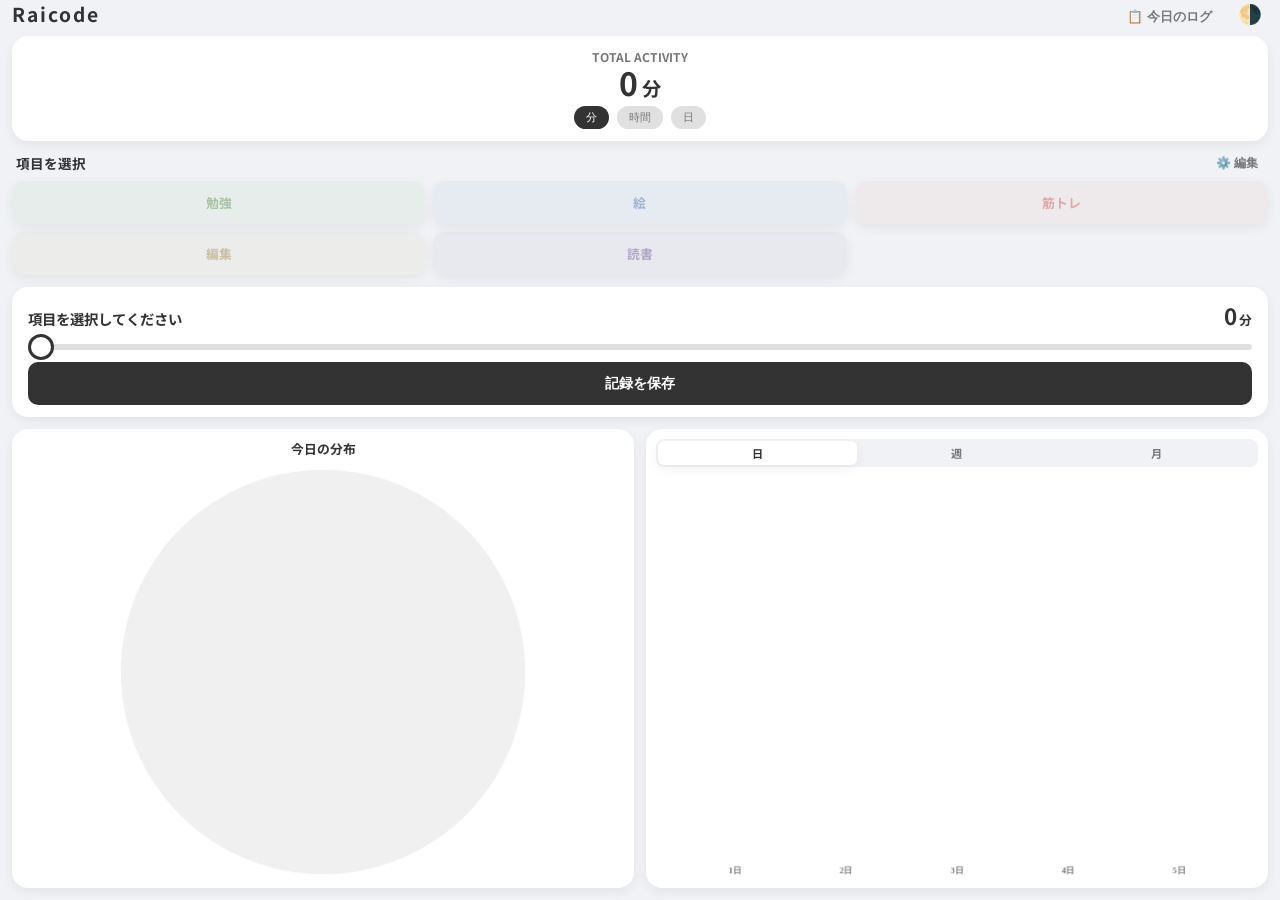
<file: reicode/index.html>
<!DOCTYPE html>
<html lang="ja" data-theme="light">
<head>
    <meta charset="UTF-8">
    <meta name="viewport" content="width=device-width, initial-scale=1.0, maximum-scale=1.0, user-scalable=no">
    <title>活動記録ダッシュボード Raicode</title>
    <link rel="preconnect" href="https://fonts.googleapis.com">
    <link rel="preconnect" href="https://fonts.gstatic.com" crossorigin>
    <link href="https://fonts.googleapis.com/css2?family=Noto+Sans+JP:wght@400;700&display=swap" rel="stylesheet">
    
    <style>
        /* ==========================================
           【デザイン設定（ダーク/ライト対応）】
           変更点: CSS変数をテーマごとに定義し、色合いを最適化
        ========================================== */
        :root[data-theme="light"] {
            --bg-base: #f0f2f5;          /* よりクリーンな明るいグレー */
            --card-white: #ffffff;
            --text-main: #333333;        /* コントラストを上げた文字色 */
            --text-sub: #777777;
            --accent-soft: #85a98f;      /* 落ち着いたグリーン */
            --border-color: #e0e0e0;
            --shadow: 0 4px 12px rgba(0,0,0,0.06);
            --slider-bg: #e0e0e0;
        }

        :root[data-theme="dark"] {
            --bg-base: #121212;          /* 深いダーク背景 */
            --card-white: #1e1e1e;       /* ダーク用カード背景 */
            --text-main: #e0e0e0;        /* 眩しすぎない白文字 */
            --text-sub: #999999;
            --accent-soft: #a3b899;
            --border-color: #333333;
            --shadow: 0 4px 12px rgba(0,0,0,0.3);
            --slider-bg: #444444;
        }

        /* 変更点: 1画面に収めるための全体レイアウト調整（スクロール防止） */
        body {
            font-family: 'Noto Sans JP', sans-serif;
            background-color: var(--bg-base);
            color: var(--text-main);
            margin: 0;
            /* 画面高さ(100dvh)に固定し、はみ出さないように設定 */
            height: 100dvh;
            padding: env(safe-area-inset-top) 12px 12px;
            box-sizing: border-box;
            display: flex;
            flex-direction: column;
            overflow: hidden; 
            user-select: none;
            -webkit-tap-highlight-color: transparent;
            transition: background-color 0.3s, color 0.3s;
        }

        /* ヘッダー周りのマージンを圧縮 */
        .header-row {
            display: flex;
            justify-content: space-between;
            align-items: center;
            margin-bottom: 8px;
        }

        .app-title {
            font-size: 1.2rem;
            font-weight: 700;
            color: var(--text-main);
            letter-spacing: 0.1em;
            margin: 0;
        }

        .theme-toggle-btn {
            background: none; border: none; font-size: 1.2rem; color: var(--text-main); cursor: pointer;
        }

        .total-card {
            background: var(--card-white);
            border-radius: 16px;
            padding: 12px;
            text-align: center;
            box-shadow: var(--shadow);
            margin-bottom: 12px;
            display: flex; flex-direction: column; align-items: center; justify-content: center;
        }
        
        .total-value { 
            font-size: 2rem; 
            font-weight: 700; 
            color: var(--text-main); 
            line-height: 1.1;
        }

        .unit-toggle { display: flex; justify-content: center; gap: 8px; margin-top: 6px; }
        .unit-btn {
            background: var(--border-color); border: none; padding: 4px 12px; border-radius: 20px;
            font-size: 0.7rem; color: var(--text-sub);
        }
        .unit-btn.active { background: var(--text-main); color: var(--card-white); }

        .item-grid {
            display: grid; grid-template-columns: repeat(3, 1fr); gap: 8px; margin-bottom: 12px;
        }
        .item-tile {
            background: var(--card-white); border-radius: 12px; padding: 10px 4px;
            text-align: center; font-size: 0.8rem; font-weight: 700; border: 2px solid transparent;
            transition: all 0.2s; box-shadow: var(--shadow);
        }
        .item-tile.active { transform: scale(0.95); }

        .card {
            background: var(--card-white); border-radius: 16px; padding: 12px 16px;
            margin-bottom: 12px; box-shadow: var(--shadow);
        }

        .slider-header { display: flex; justify-content: space-between; align-items: baseline; margin-bottom: 0; }
        #target-label { font-weight: 700; color: var(--text-main); font-size: 0.9rem;}
        #range-val { font-size: 1.4rem; font-weight: 700; }

        input[type=range] {
            -webkit-appearance: none; width: 100%; background: transparent; margin: 12px 0;
        }
        input[type=range]::-webkit-slider-runnable-track { height: 6px; background: var(--slider-bg); border-radius: 3px; }
        input[type=range]::-webkit-slider-thumb {
            -webkit-appearance: none; height: 26px; width: 26px; border-radius: 50%;
            background: var(--card-white); border: 3px solid var(--text-main); margin-top: -10px;
        }

        .save-btn {
            width: 100%; padding: 12px; border-radius: 10px; border: none;
            background: var(--text-main); color: var(--card-white); font-size: 0.9rem; font-weight: 700;
        }

        /* 変更点: グラフ2つを横並びにして縦スクロールを回避 */
        .charts-wrapper {
            display: flex;
            gap: 12px;
            flex: 1; /* 残りの高さを埋める */
            min-height: 0; /* Flexboxのはみ出し防止 */
        }
        .chart-card {
            background: var(--card-white); border-radius: 16px; padding: 10px;
            box-shadow: var(--shadow); flex: 1; display: flex; flex-direction: column;
        }
        .chart-title { font-weight: 700; font-size: 0.8rem; margin-bottom: 8px; text-align: center;}
        
        .tab-box { display: flex; background: var(--bg-base); border-radius: 8px; padding: 2px; margin-bottom: 8px; }
        .tab { flex: 1; text-align: center; padding: 4px; border-radius: 6px; font-size: 0.7rem; font-weight: 700; color: var(--text-sub); }
        .tab.active { background: var(--card-white); color: var(--text-main); box-shadow: var(--shadow); }

        .canvas-container { flex: 1; min-height: 0; position: relative; display: flex; align-items: center; justify-content: center;}
        canvas { max-height: 100%; max-width: 100%; object-fit: contain; }

        /* モーダル群 */
        .modal {
            display: none; position: fixed; inset: 0; background: rgba(0,0,0,0.5);
            backdrop-filter: blur(4px); z-index: 1000; padding: 20px; align-items: center; justify-content: center;
        }
        .modal-body {
            background: var(--card-white); padding: 20px; border-radius: 16px; width: 100%; max-height: 85vh; overflow-y: auto;
            box-shadow: 0 10px 40px rgba(0,0,0,0.4);
        }
        .modal-header { display: flex; justify-content: space-between; align-items: center; margin-bottom: 15px; }
        .item-row { display: flex; justify-content: space-between; padding: 10px 0; border-bottom: 1px solid var(--border-color); font-size: 0.9rem;}
    </style>
</head>
<body>

    <div class="header-row">
        <h1 class="app-title">Raicode</h1>
        <div>
            <button onclick="toggleLogModal(true)" style="background:none; border:none; color:var(--text-sub); font-weight:700; font-size:0.8rem; margin-right:10px;">📋 今日のログ</button>
            <button class="theme-toggle-btn" onclick="toggleTheme()">🌗</button>
        </div>
    </div>

    <div class="total-card">
        <span style="font-size: 0.75rem; color: var(--text-sub); font-weight: 700;">TOTAL ACTIVITY</span>
        <span class="total-value" id="display-total">0</span>
        <div class="unit-toggle">
            <button class="unit-btn active" onclick="setUnit('min', this)">分</button>
            <button class="unit-btn" onclick="setUnit('hour', this)">時間</button>
            <button class="unit-btn" onclick="setUnit('day', this)">日</button>
        </div>
    </div>

    <div style="display: flex; justify-content: space-between; align-items: center; margin: 0 4px 8px;">
        <span style="font-weight: 700; font-size: 0.85rem;">項目を選択</span>
        <button onclick="toggleModal(true)" style="background:none; border:none; color:var(--text-sub); font-size: 0.75rem; font-weight: 700;">⚙️ 編集</button>
    </div>

    <div class="item-grid" id="item-grid"></div>

    <div class="card" style="margin-bottom: 12px;">
        <div class="slider-header">
            <span id="target-label">項目を選択してください</span>
            <span id="range-val">0<small style="font-size: 0.8rem; margin-left:2px;">分</small></span>
        </div>
        <input type="range" id="slider" min="0" max="180" step="5" value="0" oninput="onSliderChange()">
        <button class="save-btn" onclick="saveData()">記録を保存</button>
    </div>

    <div class="charts-wrapper">
        <div class="chart-card">
            <div class="chart-title">今日の分布</div>
            <div class="canvas-container">
                <canvas id="donutChart"></canvas>
            </div>
        </div>
        <div class="chart-card">
            <div class="tab-box">
                <div class="tab active" onclick="switchTab('day', this)">日</div>
                <div class="tab" onclick="switchTab('week', this)">週</div>
                <div class="tab" onclick="switchTab('month', this)">月</div>
            </div>
            <div class="canvas-container">
                <canvas id="barChart"></canvas>
            </div>
        </div>
    </div>

    <div id="modal" class="modal">
        <div class="modal-body">
            <div class="modal-header">
                <h3 style="margin:0; font-size: 1.1rem;">項目設定</h3>
                <button onclick="toggleModal(false)" style="background:none; border:none; font-size:1.2rem; color:var(--text-sub);">✕</button>
            </div>
            <div style="display:flex; gap:8px; margin-bottom:15px;">
                <input type="text" id="new-item-input" placeholder="新しい項目名" style="flex:1; padding:10px; border:1px solid var(--border-color); border-radius:8px; font-family:inherit; background:var(--bg-base); color:var(--text-main);">
                <button onclick="addItem()" style="background:var(--accent-soft); color:#fff; border:none; padding:0 15px; border-radius:8px; font-weight:700;">追加</button>
            </div>
            <div id="edit-list"></div>
        </div>
    </div>

    <div id="log-modal" class="modal">
        <div class="modal-body">
            <div class="modal-header">
                <h3 style="margin:0; font-size: 1.1rem;">今日の記録ログ</h3>
                <button onclick="toggleLogModal(false)" style="background:none; border:none; font-size:1.2rem; color:var(--text-sub);">✕</button>
            </div>
            <p style="font-size:0.8rem; color:var(--text-sub); margin-top:0;">間違えて登録した記録を取り消せます</p>
            <div id="today-log-list"></div>
        </div>
    </div>

    <script>
        // ==========================================
        // 【システム設定】
        // ==========================================
        const SETTINGS = {
            storageKey: "raicode_v1_records",
            itemKey: "raicode_v1_items",
            logKey: "raicode_v1_today_logs", // 新規: 今日の生ログ保存用
            themeKey: "raicode_v1_theme",    // 新規: テーマ保存用
            defaultItems: ["勉強", "絵", "筋トレ", "編集", "読書"],
            // 色合い変更: ライト/ダーク両方で映える、彩度を少し抑えた上品なパステル
            lightColors: ["#a8c3a6", "#9cb4d4", "#dfa8a6", "#cbbfa4", "#b2a8c3", "#e0b8b4", "#8bbbc7", "#d5d9b4"],
            darkColors: ["#799178", "#6c85a6", "#b37b79", "#a3977a", "#867a99", "#b38985", "#5c8a96", "#a6ab83"]
        };

        let state = {
            items: [],
            records: {}, 
            todayLogs: { date: "", entries: [] }, // 新規: { date: "YYYY-MM-DD", entries: [{id, item, min, time}] }
            selectedItem: null,
            totalUnit: 'min',
            currentTab: 'day',
            isDark: false
        };

        // ==========================================
        // 【コア・ロジック】既存機能の保護・拡張
        // ==========================================
        function init() {
            // テーマのロード
            const savedTheme = localStorage.getItem(SETTINGS.themeKey);
            if(savedTheme === 'dark' || (!savedTheme && window.matchMedia('(prefers-color-scheme: dark)').matches)){
                state.isDark = true;
                document.documentElement.setAttribute('data-theme', 'dark');
            }

            const savedItems = localStorage.getItem(SETTINGS.itemKey);
            state.items = savedItems ? JSON.parse(savedItems) : [...SETTINGS.defaultItems];
            
            const savedRecords = localStorage.getItem(SETTINGS.storageKey);
            state.records = savedRecords ? JSON.parse(savedRecords) : {};

            // ログのロード (今日以外のデータは破棄)
            const savedLogs = localStorage.getItem(SETTINGS.logKey);
            const todayStr = new Date().toLocaleDateString('en-CA');
            if(savedLogs) {
                const parsed = JSON.parse(savedLogs);
                if(parsed.date === todayStr) state.todayLogs = parsed;
                else state.todayLogs = { date: todayStr, entries: [] };
            } else {
                state.todayLogs = { date: todayStr, entries: [] };
            }

            renderItemGrid();
            refreshCharts();
            updateTotalDisplay();
        }

        function toggleTheme() {
            state.isDark = !state.isDark;
            document.documentElement.setAttribute('data-theme', state.isDark ? 'dark' : 'light');
            localStorage.setItem(SETTINGS.themeKey, state.isDark ? 'dark' : 'light');
            renderItemGrid(); // 色が変わるため再描画
            refreshCharts();
        }

        // 現在のテーマに応じたカラーパレットを取得
        function getColors() {
            return state.isDark ? SETTINGS.darkColors : SETTINGS.lightColors;
        }

        // 保存時にログデータも追記する（元の集計ロジックは完全維持）
        function saveData() {
            if (!state.selectedItem) return alert("項目を選択してください");
            const min = parseInt(document.getElementById('slider').value);
            if (min === 0) return;

            const today = new Date().toLocaleDateString('en-CA');
            if (!state.records[today]) state.records[today] = {};
            state.records[today][state.selectedItem] = (state.records[today][state.selectedItem] || 0) + min;
            localStorage.setItem(SETTINGS.storageKey, JSON.stringify(state.records));
            
            // --- 新規: ログの記録 ---
            if(state.todayLogs.date !== today) state.todayLogs = { date: today, entries: [] };
            const nowTime = new Date().toLocaleTimeString('ja-JP', {hour:'2-digit', minute:'2-digit'});
            state.todayLogs.entries.push({ id: Date.now(), item: state.selectedItem, min: min, time: nowTime });
            localStorage.setItem(SETTINGS.logKey, JSON.stringify(state.todayLogs));
            // ------------------------

            document.getElementById('slider').value = 0;
            onSliderChange();
            refreshCharts();
            updateTotalDisplay();
            
            // 保存成功のフィードバック
            const btn = document.querySelector('.save-btn');
            const originalText = btn.innerText;
            btn.innerText = "✓ 保存しました";
            setTimeout(() => btn.innerText = originalText, 1000);
        }

        // 新規: 誤登録の取消処理
        function cancelLog(id) {
            const idx = state.todayLogs.entries.findIndex(e => e.id === id);
            if(idx === -1) return;
            
            const log = state.todayLogs.entries[idx];
            const today = state.todayLogs.date;

            // 集計データから減算
            if(state.records[today] && state.records[today][log.item]) {
                state.records[today][log.item] -= log.min;
                // 0以下になったらキーごと削除
                if(state.records[today][log.item] <= 0) delete state.records[today][log.item];
                localStorage.setItem(SETTINGS.storageKey, JSON.stringify(state.records));
            }

            // ログリストから削除
            state.todayLogs.entries.splice(idx, 1);
            localStorage.setItem(SETTINGS.logKey, JSON.stringify(state.todayLogs));

            renderLogList();
            refreshCharts();
            updateTotalDisplay();
        }

        // ==========================================
        // 【表示・計算】既存維持
        // ==========================================
        function setUnit(unit, el) {
            state.totalUnit = unit;
            document.querySelectorAll('.unit-btn').forEach(b => b.classList.remove('active'));
            el.classList.add('active');
            updateTotalDisplay();
        }

        function updateTotalDisplay() {
            let totalMin = 0;
            Object.values(state.records).forEach(day => {
                Object.values(day).forEach(m => totalMin += m);
            });

            const valEl = document.getElementById('display-total');
            if (state.totalUnit === 'min') {
                valEl.innerHTML = `${totalMin.toLocaleString()}<small style="font-size:1.2rem; margin-left:4px">分</small>`;
            } else if (state.totalUnit === 'hour') {
                const h = Math.floor(totalMin / 60);
                const m = totalMin % 60;
                valEl.innerHTML = `${h}<small style="font-size:1.2rem">時間</small>${m}<small style="font-size:1.2rem">分</small>`;
            } else {
                const d = (totalMin / 1440).toFixed(1);
                valEl.innerHTML = `${d}<small style="font-size:1.2rem">日</small>`;
            }
        }

        // ==========================================
        // 【UI描画】
        // ==========================================
        function renderItemGrid() {
            const container = document.getElementById('item-grid');
            const colors = getColors();
            container.innerHTML = state.items.map((name, i) => {
                const color = colors[i % colors.length];
                return `<div class="item-tile" id="tile-${name}" onclick="selectItem('${name}')" 
                        style="background: ${color}20; color: ${color};">${name}</div>`;
            }).join('');
            if (state.selectedItem && state.items.includes(state.selectedItem)) {
                selectItem(state.selectedItem);
            }
        }

        function selectItem(name) {
            state.selectedItem = name;
            document.getElementById('target-label').innerText = name;
            document.querySelectorAll('.item-tile').forEach(t => {
                t.classList.remove('active');
                t.style.borderColor = 'transparent';
                t.style.boxShadow = 'var(--shadow)';
            });
            const activeTile = document.getElementById(`tile-${name}`);
            if(activeTile) {
                const colors = getColors();
                const color = colors[state.items.indexOf(name) % colors.length];
                activeTile.classList.add('active');
                activeTile.style.borderColor = color;
                activeTile.style.background = `${color}40`;
            }
        }

        function onSliderChange() {
            const val = document.getElementById('slider').value;
            document.getElementById('range-val').innerHTML = `${val}<small style="font-size: 0.8rem; margin-left:2px;">分</small>`;
        }

        // ==========================================
        // 【グラフ: Canvas】(サイズを枠に合わせる処理強化)
        // ==========================================
        function refreshCharts() {
            // リサイズ時のちらつきを防止するため少し遅延させる
            requestAnimationFrame(() => {
                drawDonut(); 
                drawBar();
            });
        }

        function drawDonut() {
            const canvas = document.getElementById('donutChart');
            const ctx = canvas.getContext('2d');
            const container = canvas.parentElement;
            const size = Math.min(container.clientWidth, container.clientHeight);
            const dpr = window.devicePixelRatio || 1;
            
            canvas.width = size * dpr; canvas.height = size * dpr;
            canvas.style.width = `${size}px`; canvas.style.height = `${size}px`;
            ctx.scale(dpr, dpr);

            const today = new Date().toLocaleDateString('en-CA');
            const data = state.records[today] || {};
            const entries = Object.entries(data);
            const total = entries.reduce((s, [k, v]) => s + v, 0);

            ctx.clearRect(0,0,size,size);
            const cx = size/2, cy = size/2, r = size/2 - 4; // 余白縮小

            if (total === 0) {
                ctx.beginPath(); ctx.arc(cx, cy, r, 0, Math.PI*2);
                ctx.fillStyle = state.isDark ? "#333" : "#f0f0f0"; ctx.fill();
                return;
            }

            let start = -Math.PI/2;
            const colors = getColors();
            entries.forEach(([name, val]) => {
                const slice = (val / total) * Math.PI * 2;
                const idx = state.items.indexOf(name);
                ctx.fillStyle = colors[idx % colors.length] || "#888";
                ctx.beginPath(); ctx.moveTo(cx, cy); ctx.arc(cx, cy, r, start, start + slice); ctx.fill();
                start += slice;
            });
            // 穴開け
            ctx.beginPath(); ctx.arc(cx, cy, r*0.6, 0, Math.PI*2); 
            ctx.fillStyle = getComputedStyle(document.documentElement).getPropertyValue('--card-white').trim(); 
            ctx.fill();
        }

        function drawBar() {
            const canvas = document.getElementById('barChart');
            const ctx = canvas.getContext('2d');
            const container = canvas.parentElement;
            const w = container.clientWidth;
            const h = container.clientHeight;
            const dpr = window.devicePixelRatio || 1;
            
            canvas.width = w * dpr; canvas.height = h * dpr;
            canvas.style.width = `${w}px`; canvas.style.height = `${h}px`;
            ctx.scale(dpr, dpr);

            const stats = getChartData();
            const max = Math.max(...stats.values, 60);
            const padX = 10, padY = 20; // 狭い空間用にパディング縮小
            const graphW = w - padX * 2;
            const graphH = h - padY * 2;
            const step = graphW / Math.max(stats.values.length, 1);

            ctx.clearRect(0,0,w,h);
            stats.values.forEach((v, i) => {
                const barW = step * 0.5;
                const x = padX + i * step + (step - barW)/2;
                const barH = (v / max) * graphH;
                
                ctx.fillStyle = state.isDark ? "#555" : "#ccc";
                if(ctx.roundRect) ctx.roundRect(x, h-padY-barH, barW, barH, 4);
                else ctx.fillRect(x, h-padY-barH, barW, barH);
                ctx.fill();

                ctx.fillStyle = getComputedStyle(document.documentElement).getPropertyValue('--text-sub').trim();
                ctx.font = "bold 9px 'Noto Sans JP'";
                ctx.textAlign = "center";
                ctx.fillText(stats.labels[i], x + barW/2, h - 5);
                
                if(v > 0) {
                    ctx.fillStyle = getComputedStyle(document.documentElement).getPropertyValue('--text-main').trim();
                    ctx.fillText(v, x + barW/2, h - padY - barH - 4);
                }
            });
        }

        function getChartData() {
            const labels = []; const values = []; const now = new Date();
            if (state.currentTab === 'day') {
                for (let i = 4; i >= 0; i--) { // 幅が狭いので直近5日に変更
                    const d = new Date(); d.setDate(now.getDate() - i);
                    labels.push(`${d.getDate()}日`);
                    values.push(Object.values(state.records[d.toLocaleDateString('en-CA')] || {}).reduce((a,b)=>a+b,0));
                }
            } else if (state.currentTab === 'week') {
                for (let i = 2; i >= 0; i--) { // 直近3週
                    labels.push(i === 0 ? "今週" : `${i}週前`);
                    let v = 0;
                    for(let j=0; j<7; j++) {
                        const d = new Date(); d.setDate(now.getDate() - (i*7 + j));
                        v += Object.values(state.records[d.toLocaleDateString('en-CA')] || {}).reduce((a,b)=>a+b,0);
                    }
                    values.push(v);
                }
            } else if (state.currentTab === 'month') {
                for (let i = 2; i >= 0; i--) { // 直近3ヶ月
                    const d = new Date(now.getFullYear(), now.getMonth() - i, 1);
                    labels.push(`${d.getMonth()+1}月`);
                    let v = 0;
                    Object.keys(state.records).forEach(k => {
                        const rd = new Date(k);
                        if(rd.getMonth() === d.getMonth() && rd.getFullYear() === d.getFullYear()) v += Object.values(state.records[k]).reduce((a,b)=>a+b,0);
                    });
                    values.push(v);
                }
            }
            return { labels, values };
        }

        function switchTab(type, el) {
            state.currentTab = type;
            document.querySelectorAll('.tab').forEach(t => t.classList.remove('active'));
            el.classList.add('active');
            drawBar();
        }

        // ==========================================
        // 【モーダル制御群】
        // ==========================================
        function toggleModal(s) { 
            document.getElementById('modal').style.display = s ? 'flex' : 'none'; 
            if(s) renderEditList(); 
        }

        function toggleLogModal(s) {
            document.getElementById('log-modal').style.display = s ? 'flex' : 'none';
            if(s) renderLogList();
        }

        function renderEditList() {
            const container = document.getElementById('edit-list');
            container.innerHTML = state.items.map((name, i) => `
                <div class="item-row">
                    <span>${name}</span>
                    <button onclick="deleteItem(${i})" style="color:#e5989b; border:none; background:none; font-weight:700;">削除</button>
                </div>
            `).join('');
        }

        function renderLogList() {
            const container = document.getElementById('today-log-list');
            if(state.todayLogs.entries.length === 0) {
                container.innerHTML = `<p style="text-align:center; color:var(--text-sub); margin-top:20px;">今日の記録はありません</p>`;
                return;
            }
            // 最新の記録が上に来るように反転して表示
            container.innerHTML = [...state.todayLogs.entries].reverse().map(log => `
                <div class="item-row">
                    <div>
                        <span style="color:var(--text-sub); font-size:0.8rem; margin-right:8px;">${log.time}</span>
                        <span style="font-weight:700;">${log.item}</span>
                        <span style="margin-left:8px;">${log.min}分</span>
                    </div>
                    <button onclick="cancelLog(${log.id})" style="color:#e5989b; border:none; background:none; font-weight:700;">取消</button>
                </div>
            `).join('');
        }

        function addItem() {
            const input = document.getElementById('new-item-input');
            const val = input.value.trim();
            if(val && !state.items.includes(val)){
                state.items.push(val);
                input.value = "";
                localStorage.setItem(SETTINGS.itemKey, JSON.stringify(state.items));
                renderItemGrid(); renderEditList(); refreshCharts();
            }
        }

        function deleteItem(i) {
            if(confirm("この項目を一覧から削除しますか？（過去の記録は保持されます）")) {
                state.items.splice(i, 1);
                localStorage.setItem(SETTINGS.itemKey, JSON.stringify(state.items));
                if(state.selectedItem === state.items[i]) state.selectedItem = null;
                renderItemGrid(); renderEditList(); refreshCharts();
            }
        }

        // 画面リサイズ時にレイアウトが崩れないようチャートを再描画
        window.addEventListener('resize', refreshCharts);
        
        // 起動処理
        init();
    </script>
</body>
</html>
</file>
